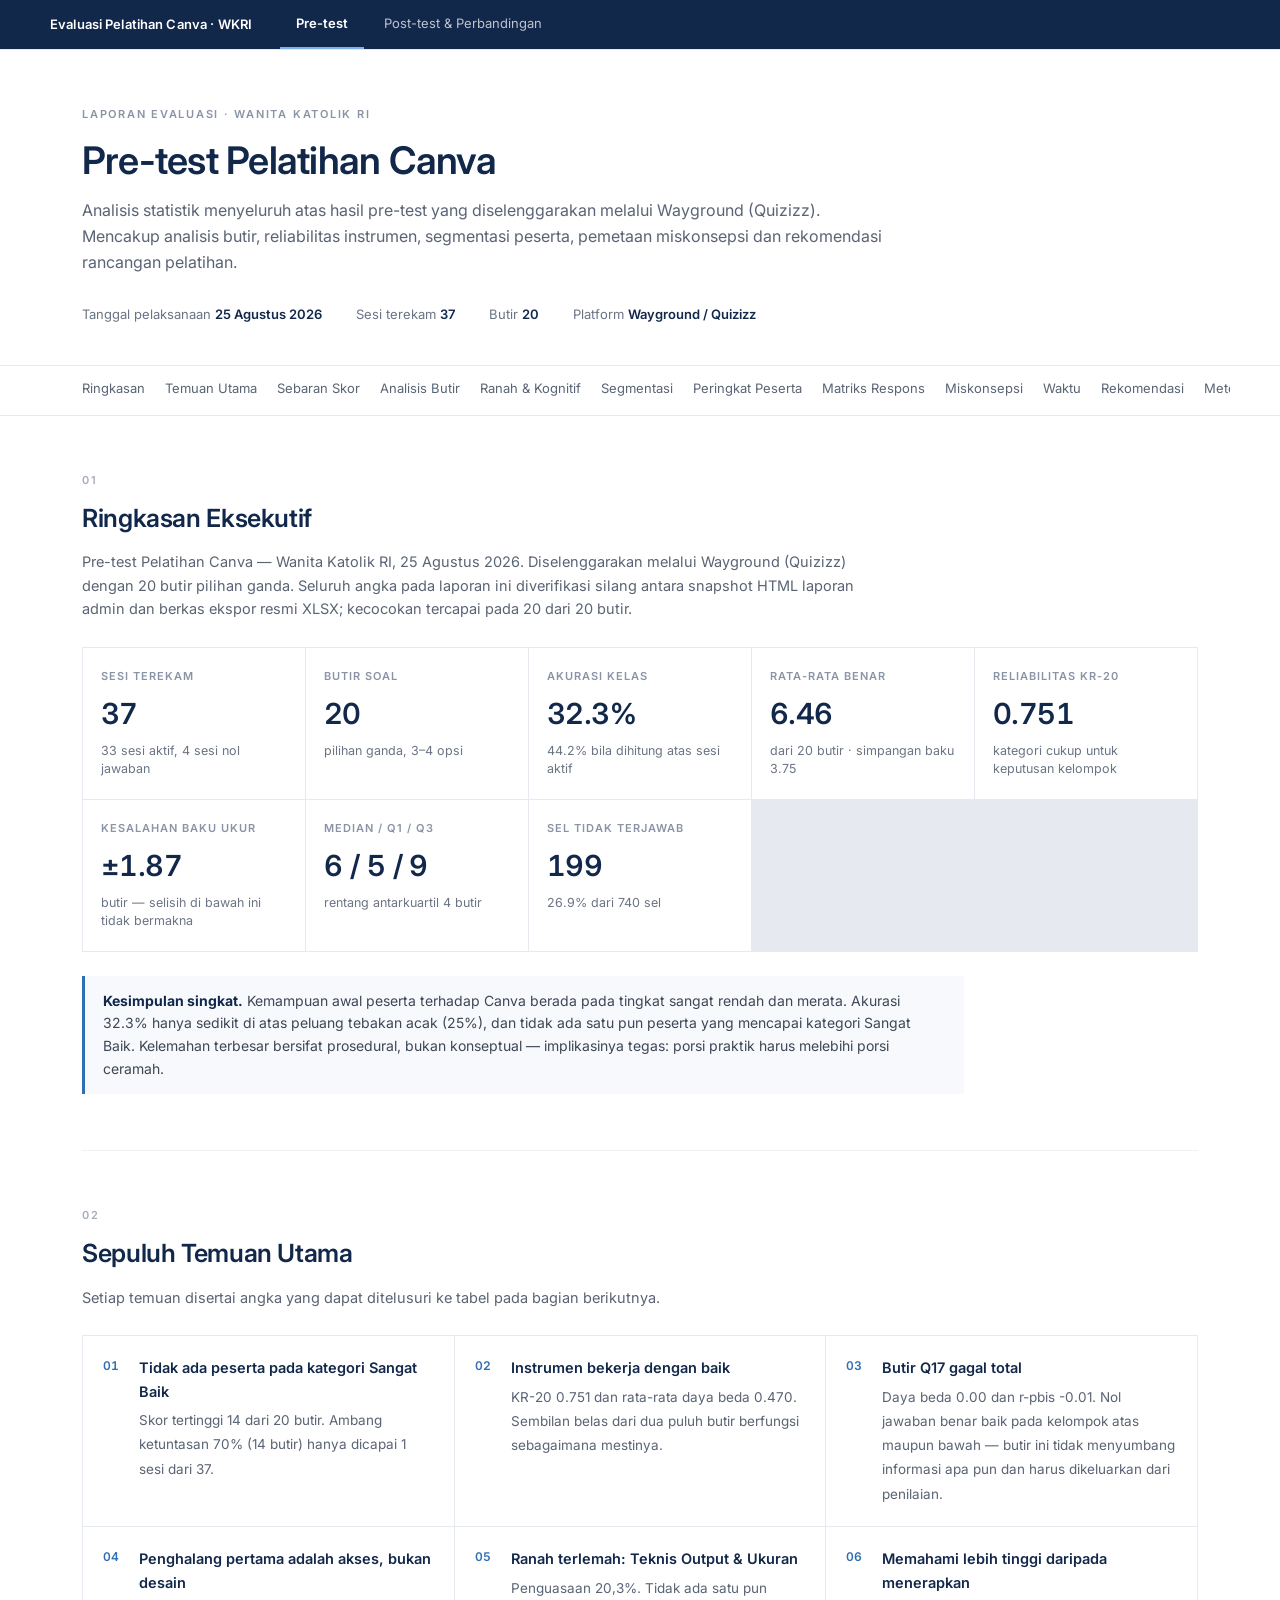
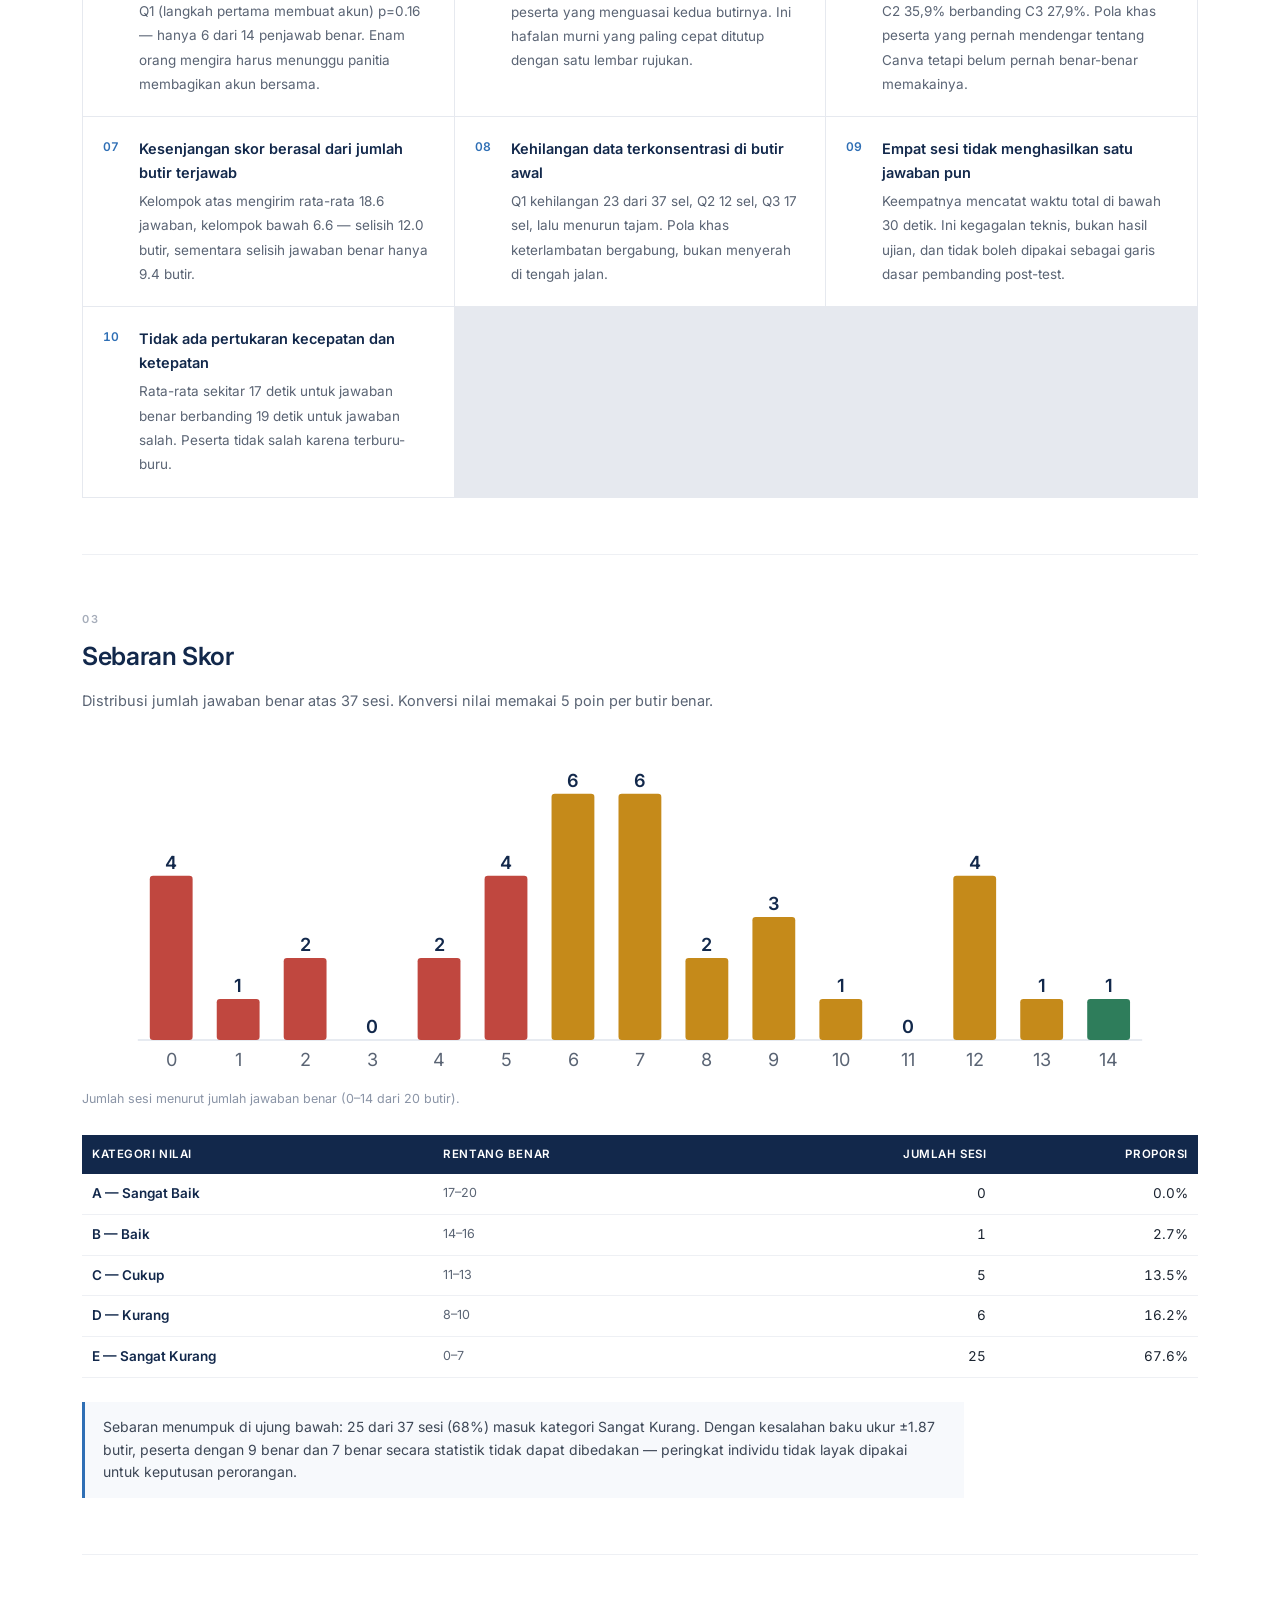
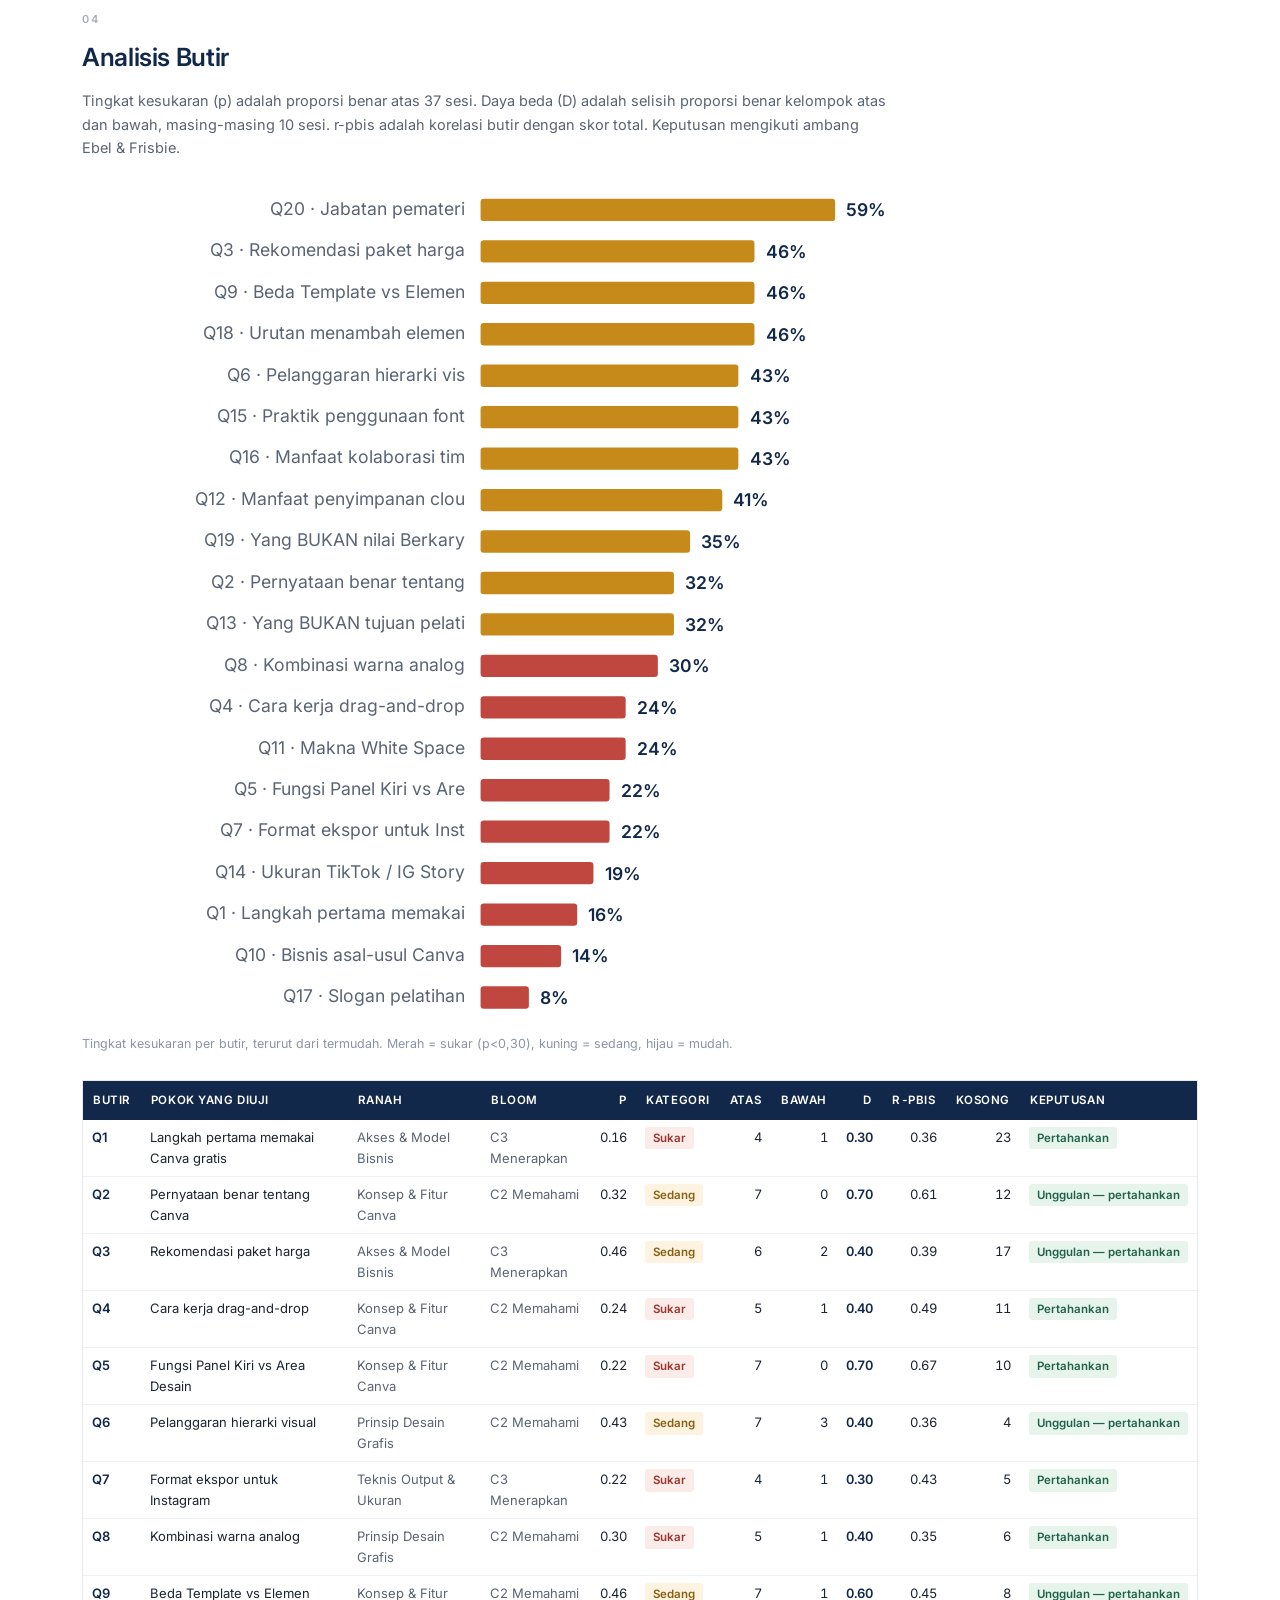
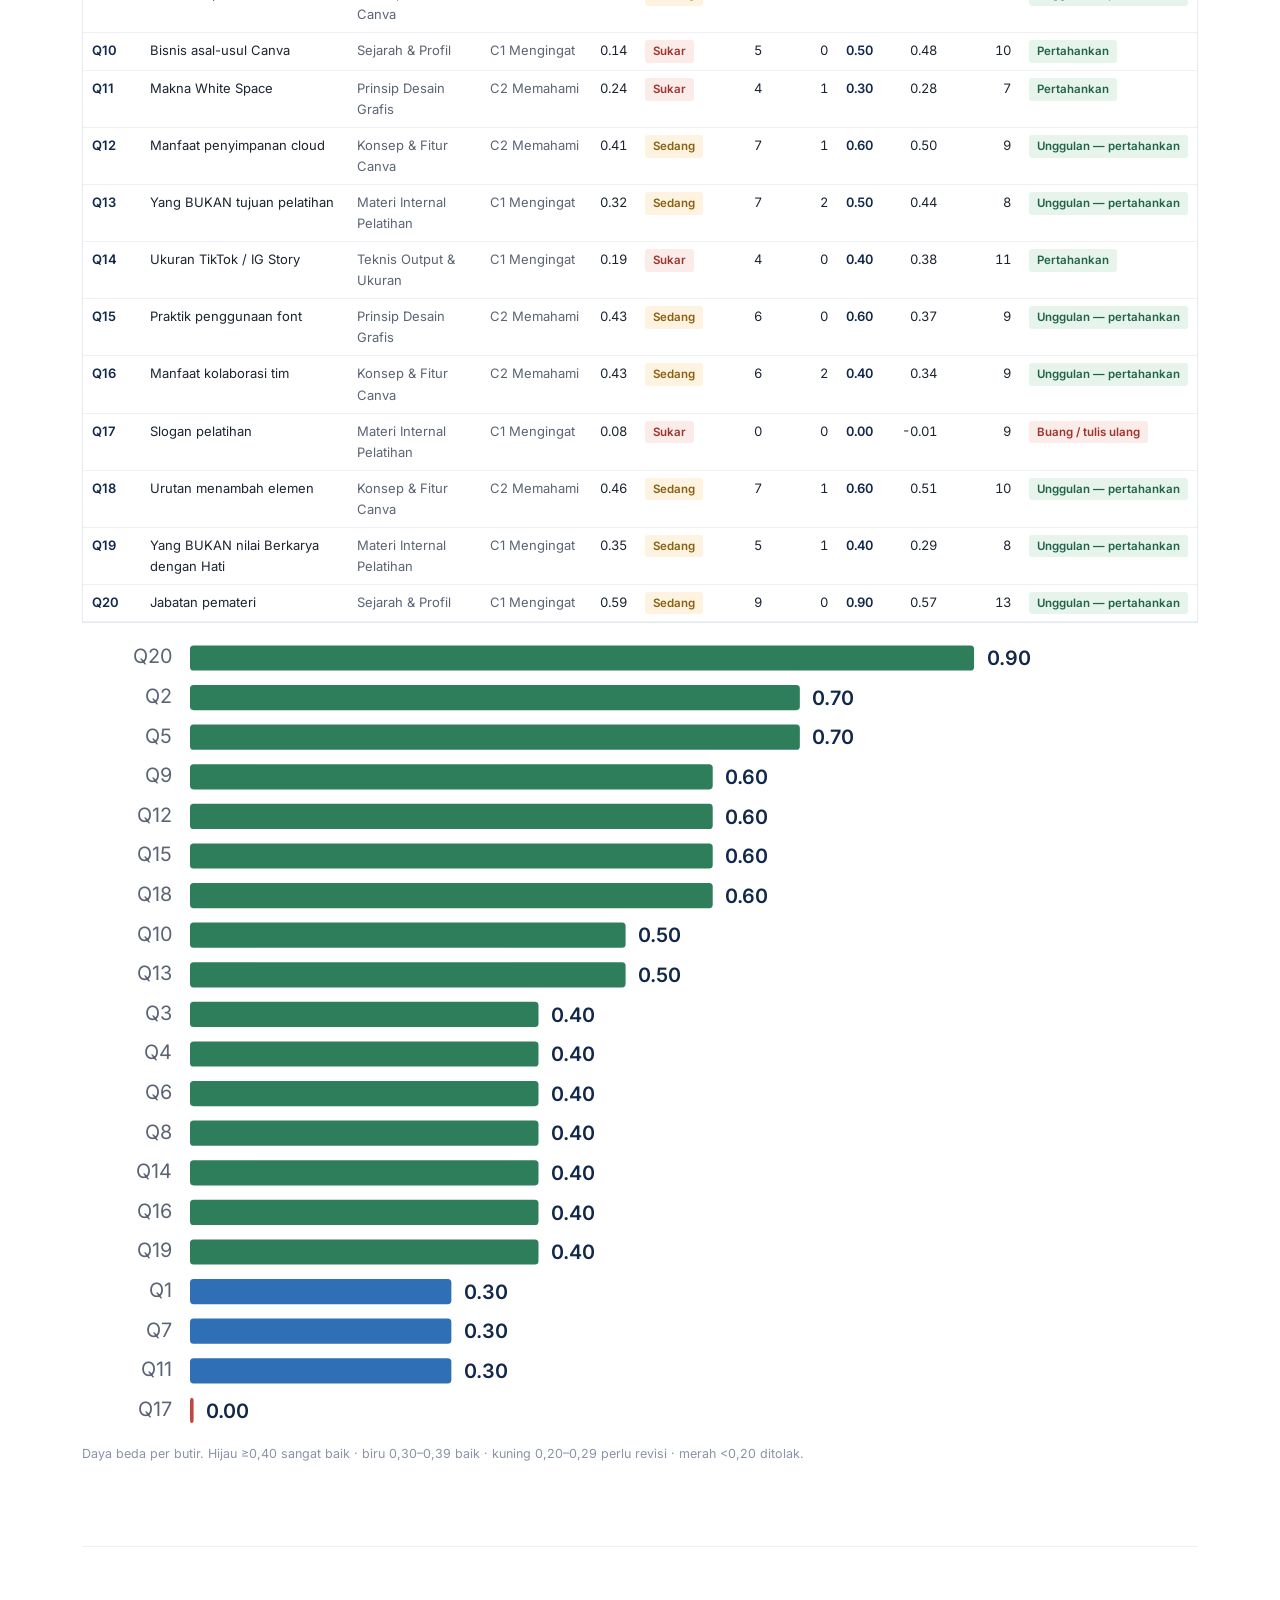
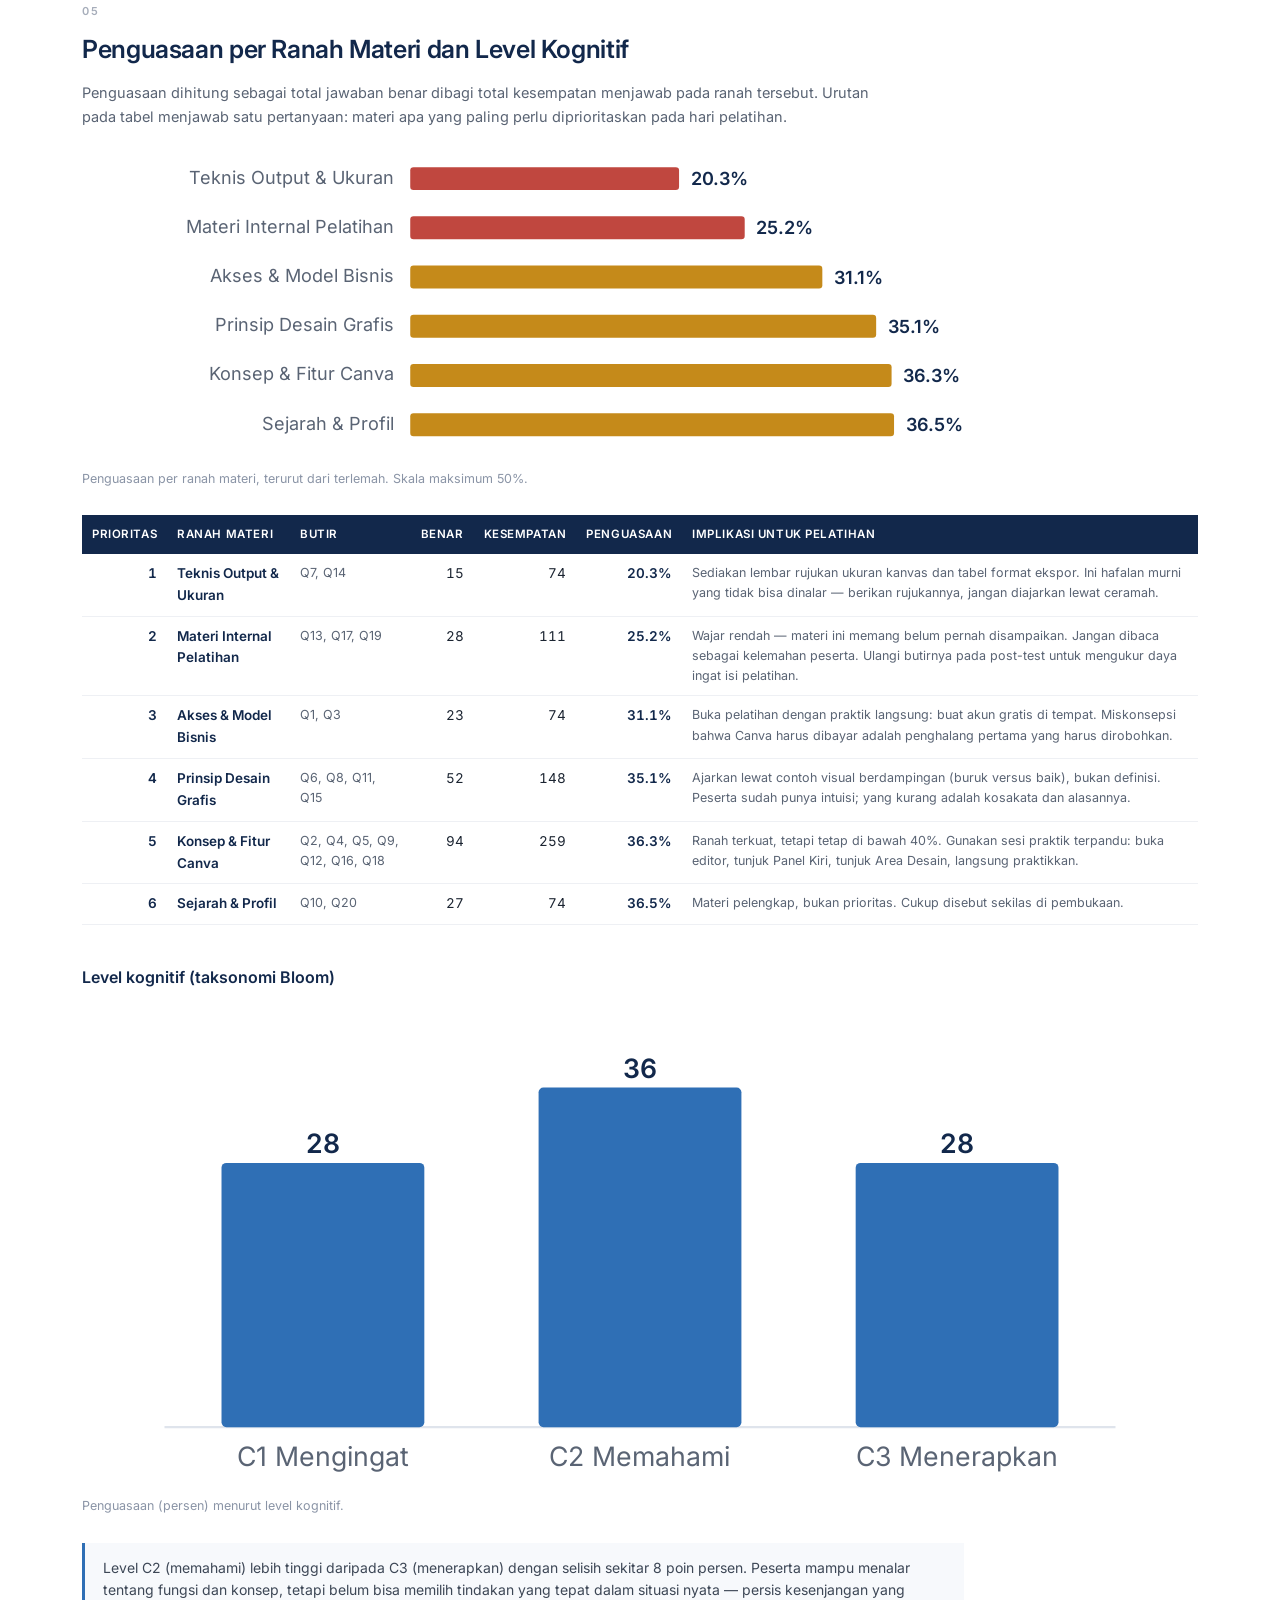
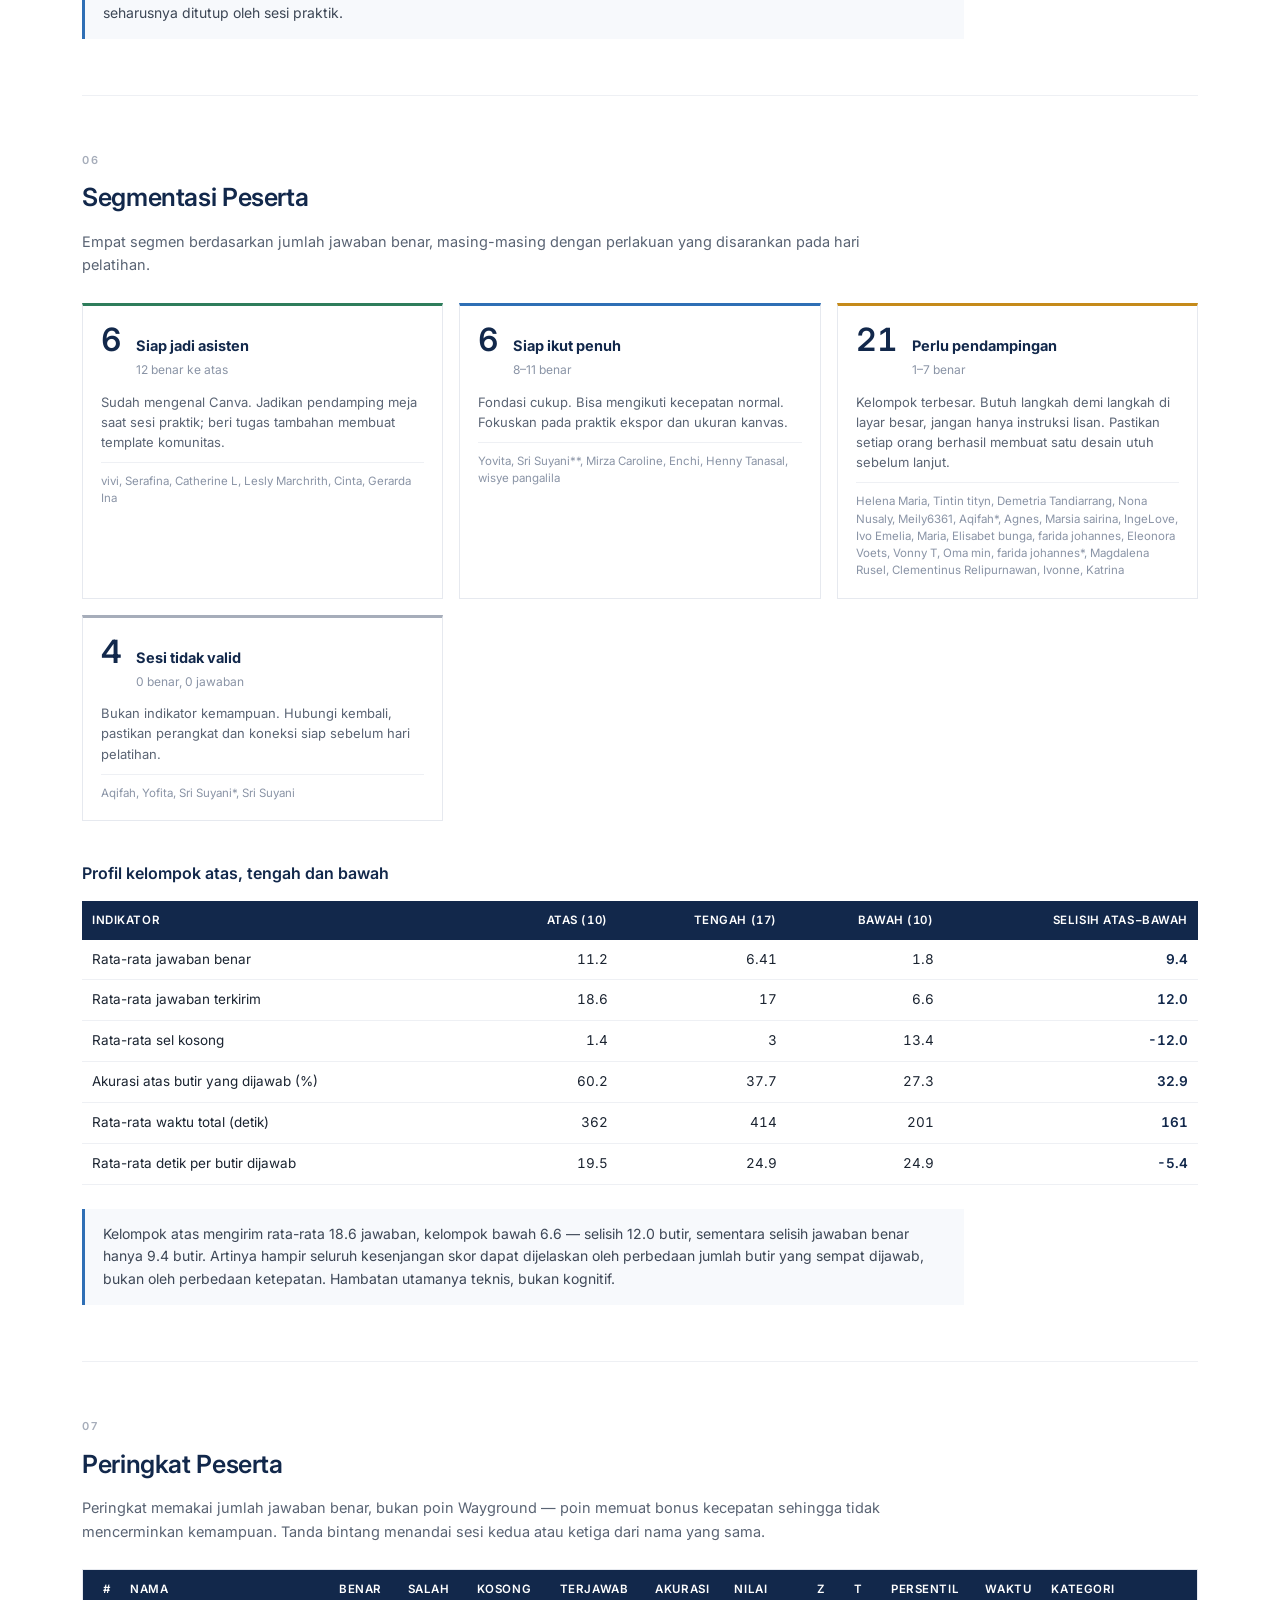
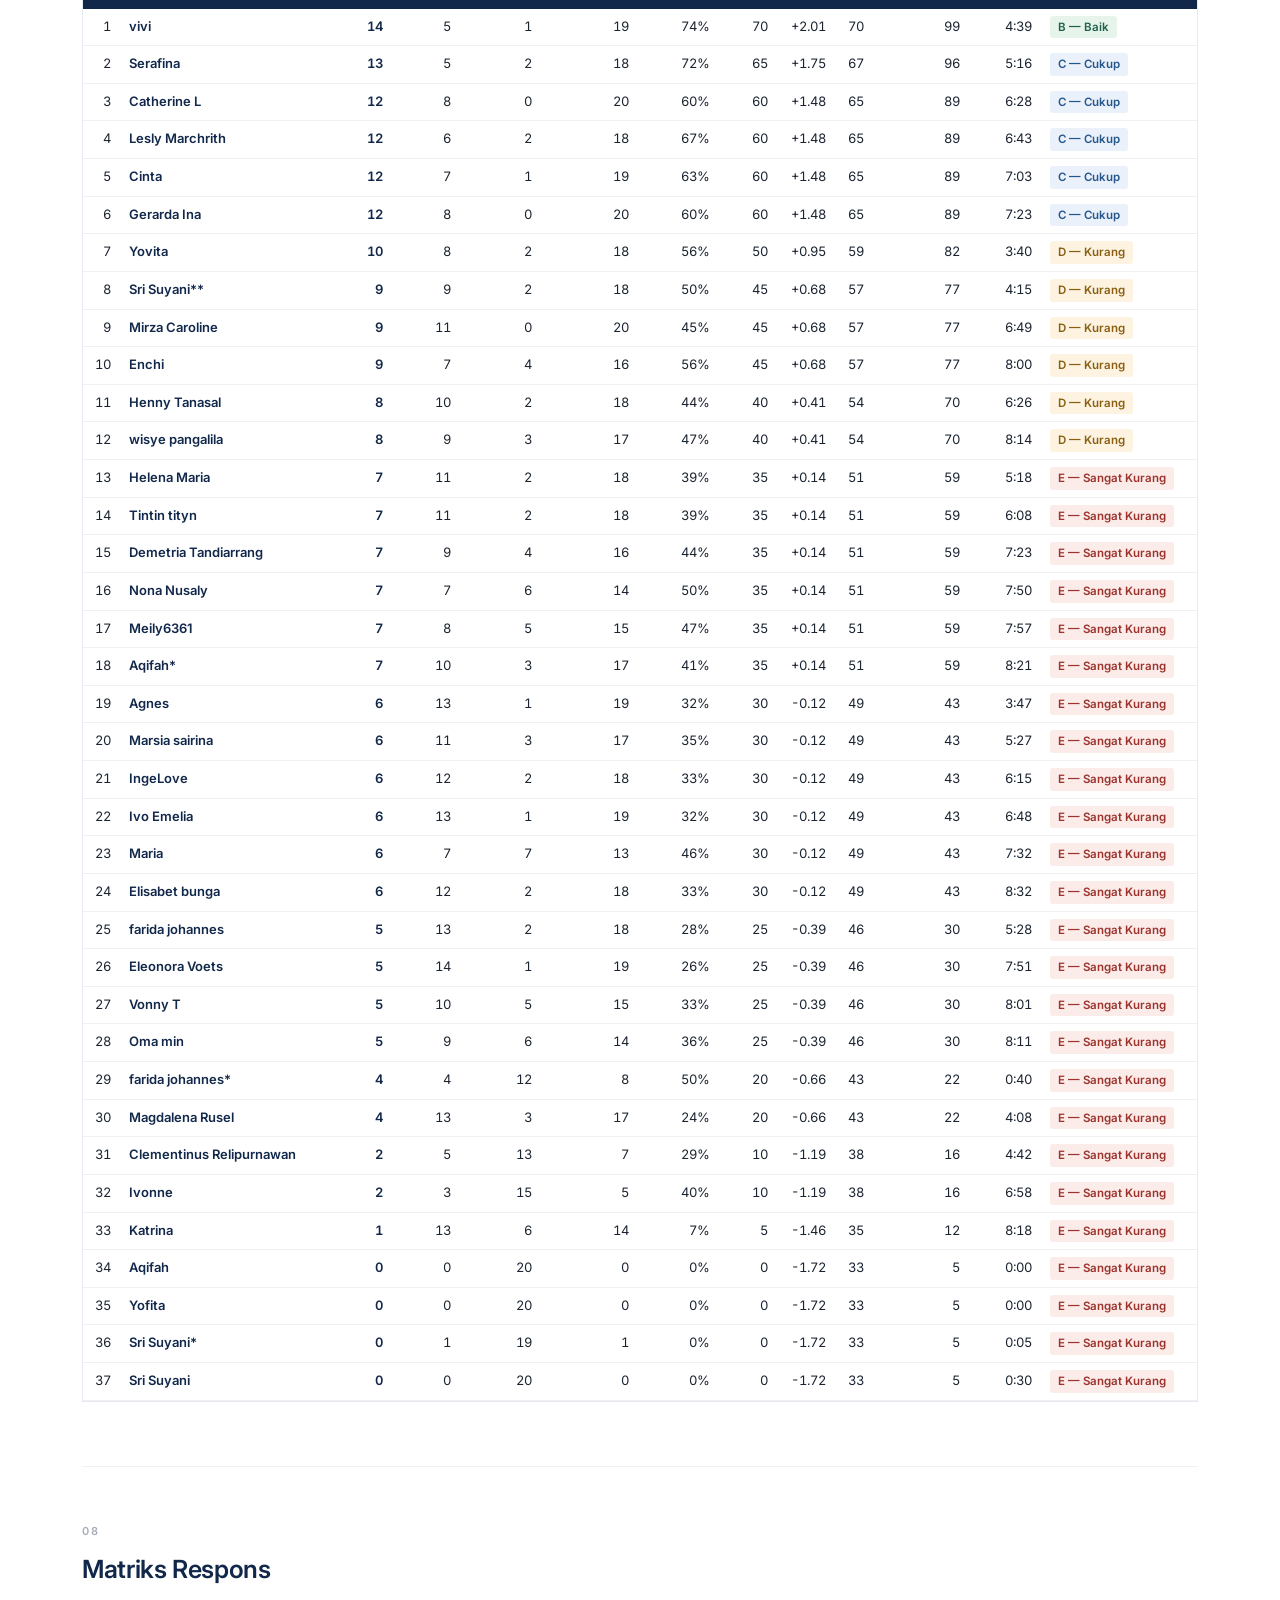
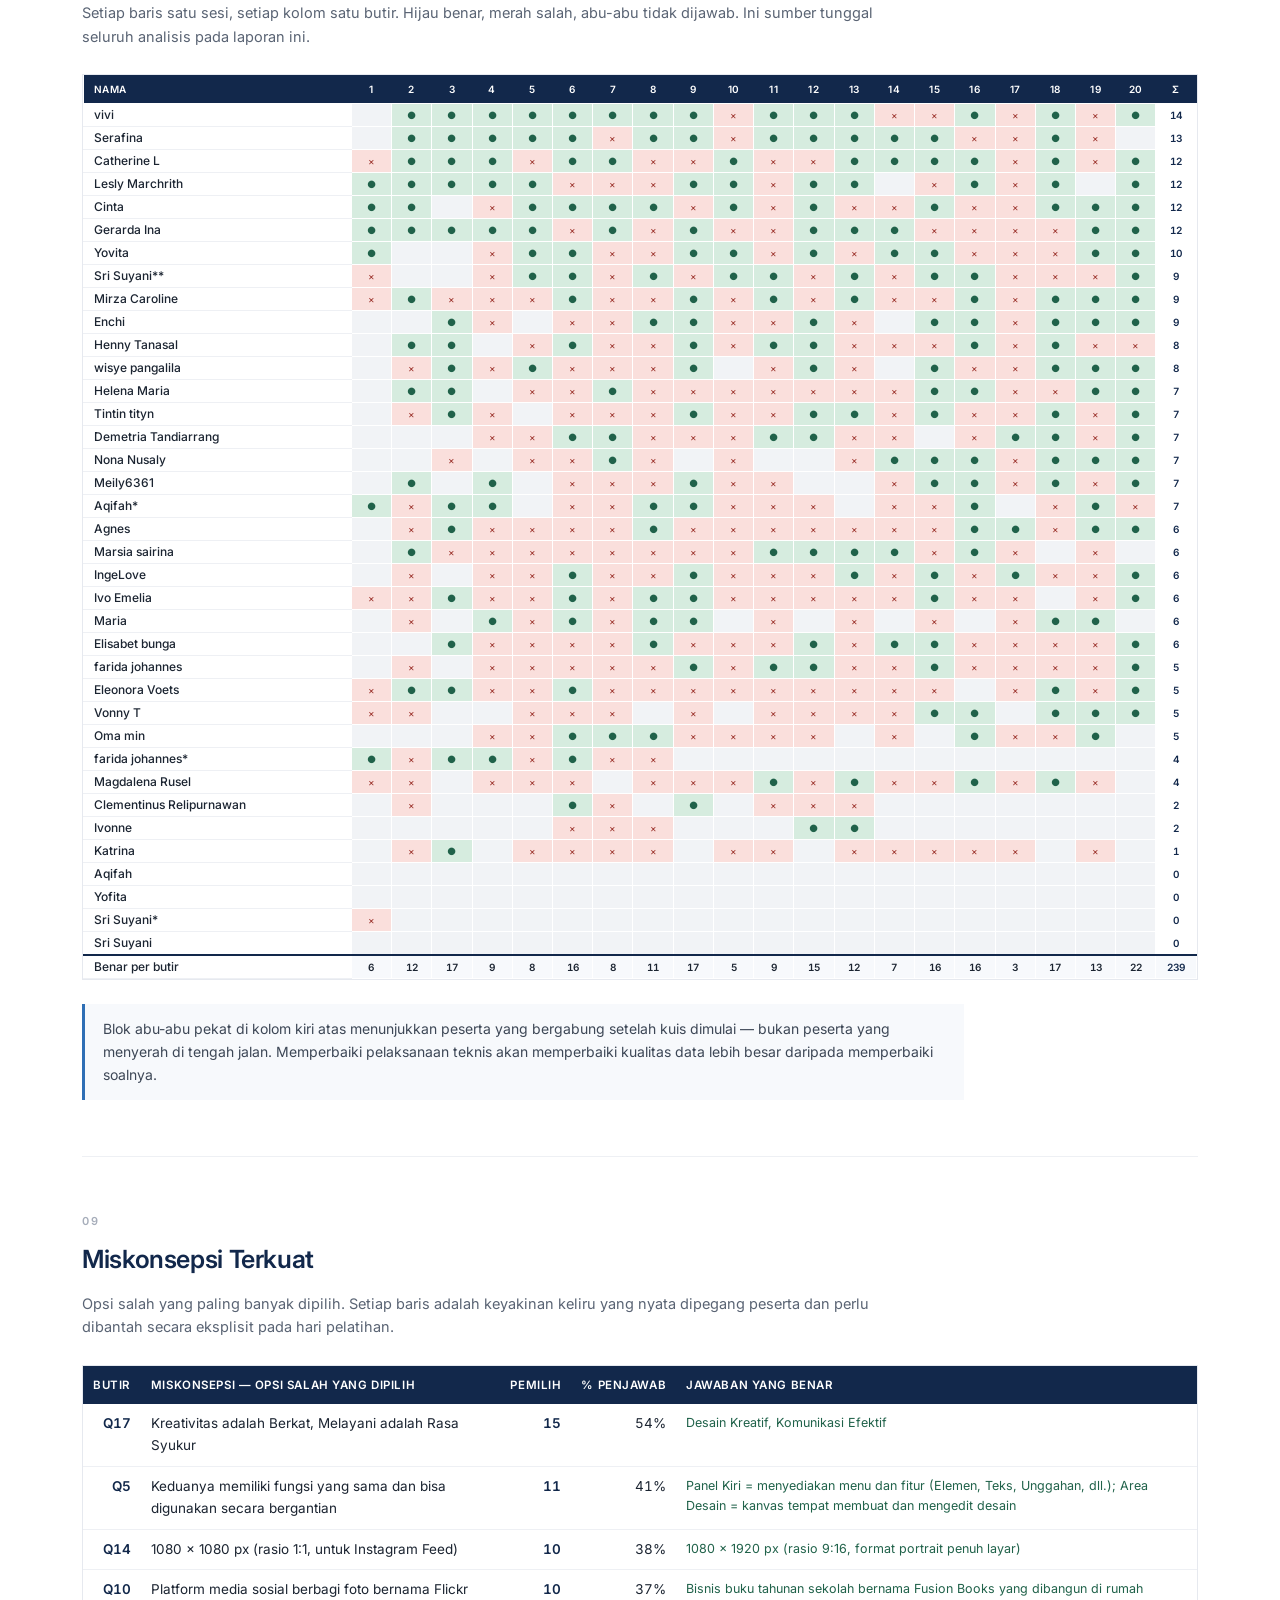
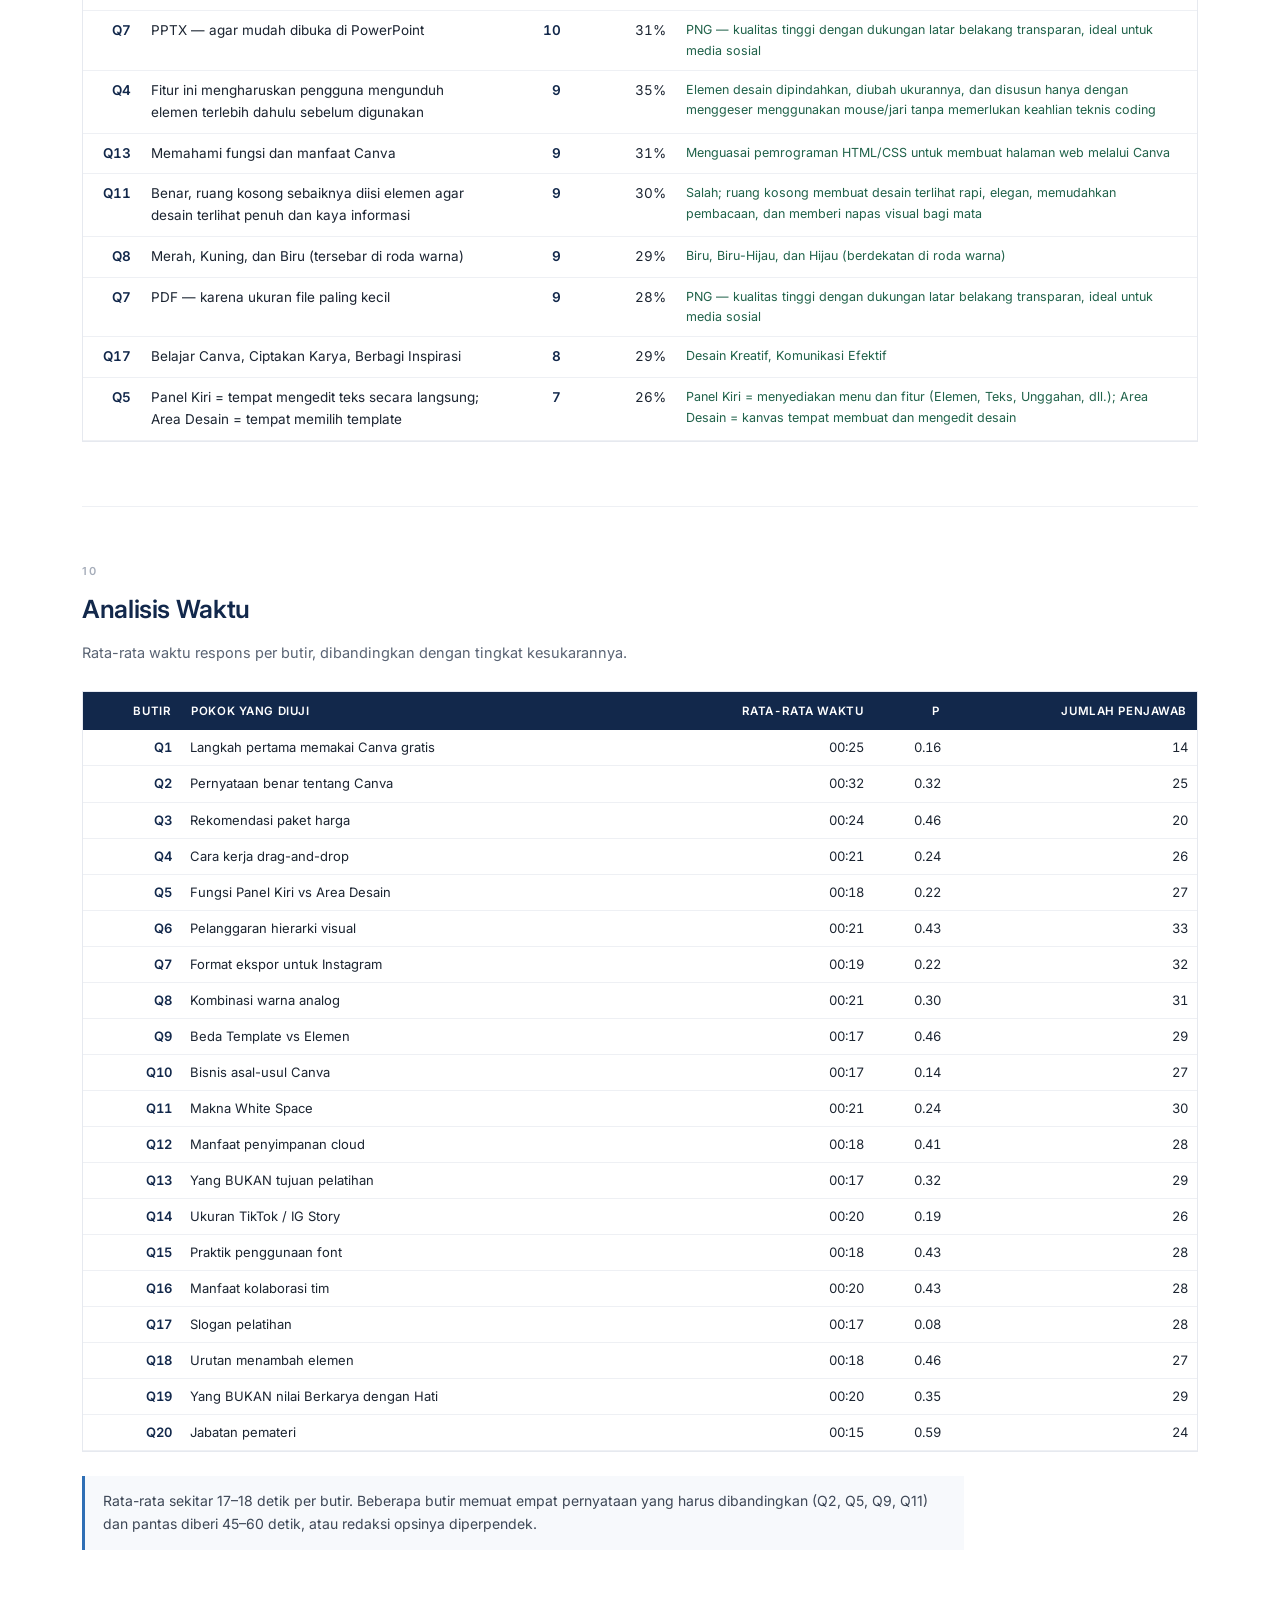
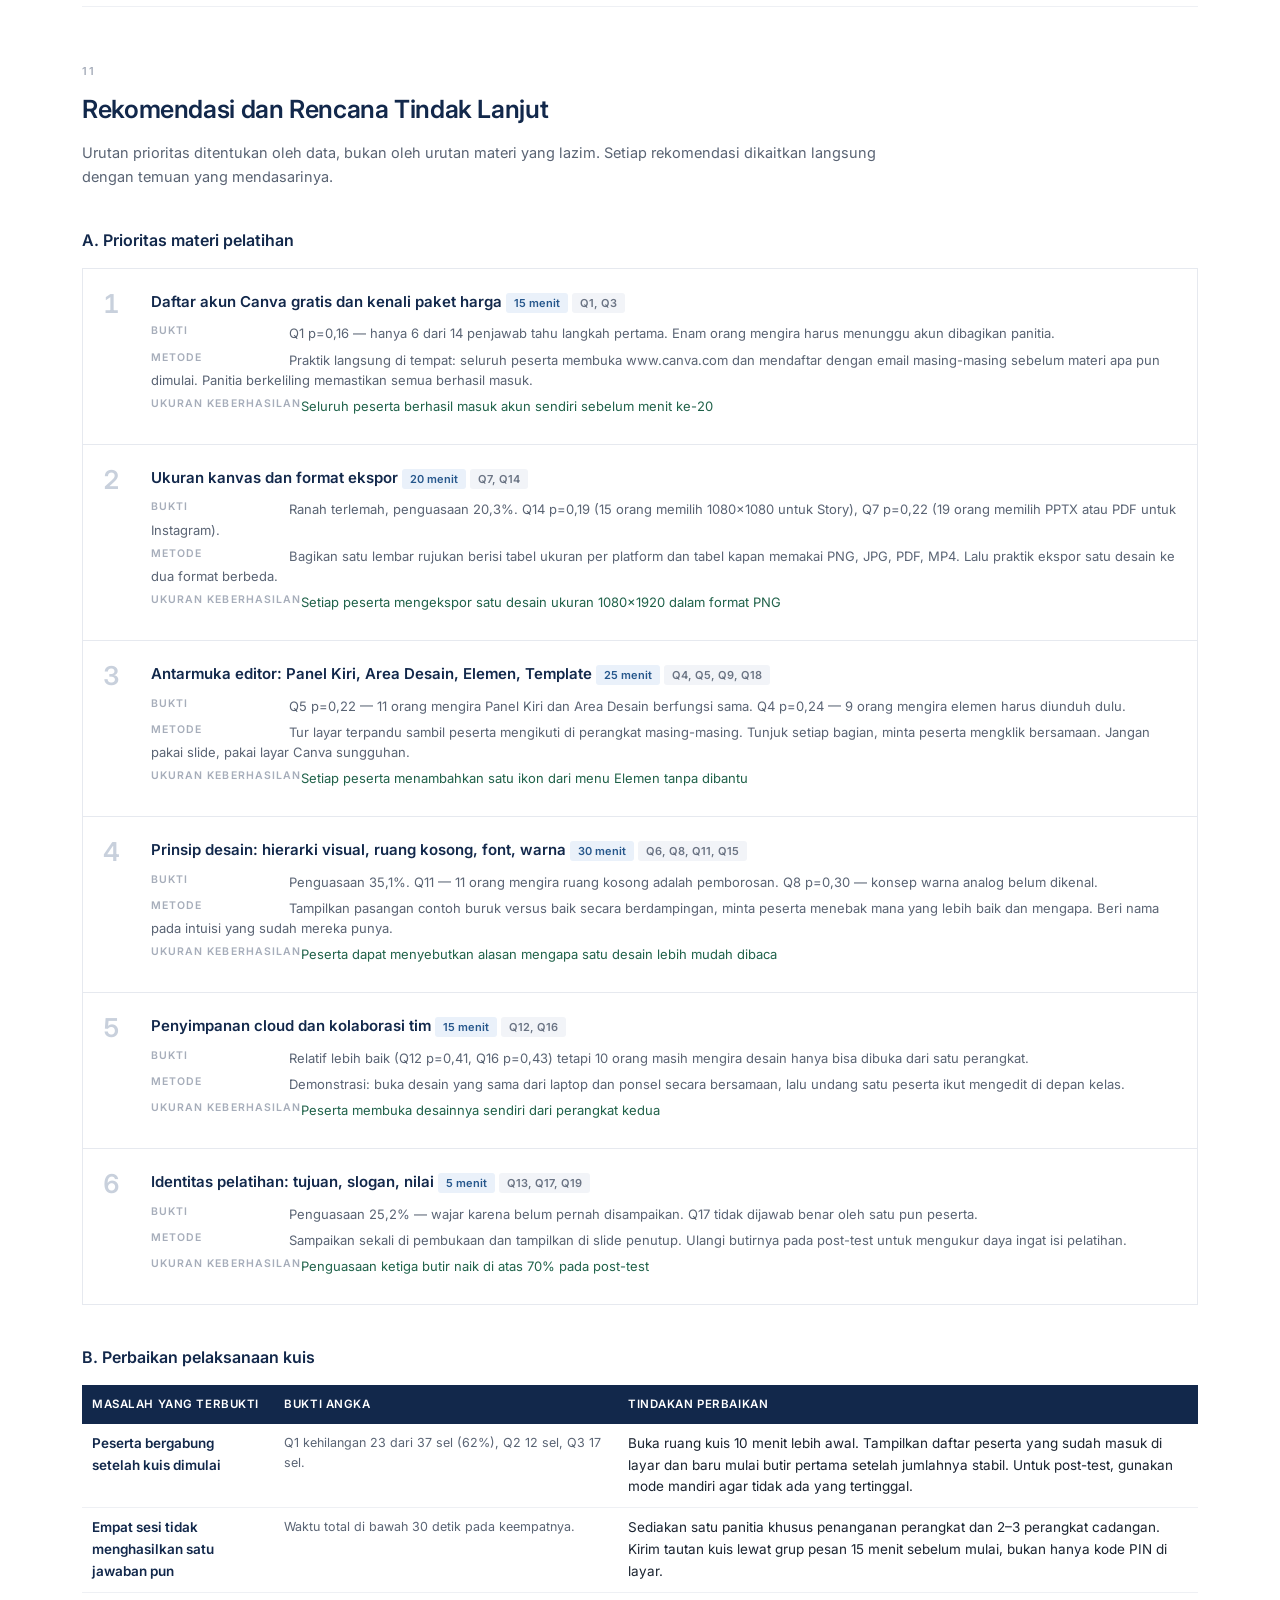
<file: index.html>
<!doctype html>
<html lang="id"><head>
<meta charset="utf-8">
<meta name="viewport" content="width=device-width,initial-scale=1">
<title>Laporan Evaluasi Pre-test Pelatihan Canva &mdash; 25 Agustus 2026</title>
<meta name="description" content="Analisis statistik lengkap hasil pre-test pelatihan Canva: 37 sesi, 20 butir, reliabilitas KR-20 0,751. Analisis butir, segmentasi peserta, pemetaan miskonsepsi dan rekomendasi.">
<link rel="preconnect" href="https://fonts.googleapis.com"><link rel="preconnect" href="https://fonts.gstatic.com" crossorigin>
<link href="https://fonts.googleapis.com/css2?family=Inter:wght@400;500;600&display=swap" rel="stylesheet">
<style>
*{box-sizing:border-box}
html{scroll-behavior:smooth;-webkit-text-size-adjust:100%}
body{margin:0;background:#fff;color:#1b2431;font:15px/1.62 'Inter',-apple-system,BlinkMacSystemFont,'Segoe UI',Roboto,Arial,sans-serif}
.wrap{max-width:1180px;margin:0 auto;padding:0 32px}
header.top{border-bottom:1px solid #e6e9ef;padding:56px 0 40px}
.eyebrow{font-size:11px;letter-spacing:.16em;text-transform:uppercase;color:#8a94a6;font-weight:600;margin:0 0 14px}
h1{font-size:38px;line-height:1.16;letter-spacing:-.02em;margin:0 0 16px;font-weight:600;color:#12284b;max-width:22ch}
.sub{font-size:16px;color:#5a6474;margin:0;max-width:80ch}
.meta{display:flex;flex-wrap:wrap;gap:8px 34px;margin-top:28px;font-size:13px;color:#6b7484}
.meta b{color:#12284b;font-weight:600}
nav.toc{position:sticky;top:0;z-index:20;background:rgba(255,255,255,.95);backdrop-filter:blur(8px);border-bottom:1px solid #e6e9ef}
nav.toc .wrap{display:flex;gap:20px;overflow-x:auto;padding-top:12px;padding-bottom:12px;scrollbar-width:none}
nav.toc .wrap::-webkit-scrollbar{display:none}
nav.toc a{color:#5a6474;text-decoration:none;font-size:13px;white-space:nowrap;padding-bottom:2px;border-bottom:2px solid transparent}
nav.toc a:hover{color:#12284b;border-color:#2f6fb5}
section{padding:56px 0;border-bottom:1px solid #eef0f4}
section:last-of-type{border:none}
.secno{font-size:11px;letter-spacing:.16em;color:#a6adba;font-weight:600;margin-bottom:8px}
h2{font-size:25px;letter-spacing:-.015em;margin:0 0 12px;font-weight:600;color:#12284b}
h3{font-size:16px;margin:40px 0 14px;font-weight:600;color:#12284b}
h4{font-size:15px;margin:0 0 10px;font-weight:600;color:#12284b;line-height:1.5}
.lead{color:#5a6474;margin:0 0 26px;max-width:90ch;font-size:14.5px}
.note{background:#f7f9fc;border-left:3px solid #2f6fb5;padding:14px 18px;margin:24px 0 0;font-size:14px;color:#3d4756;max-width:98ch}
.note strong{color:#12284b}
.cap{font-size:12.5px;color:#8a94a6;margin:6px 0 26px}
.kpis{display:grid;grid-template-columns:repeat(auto-fit,minmax(215px,1fr));gap:1px;background:#e6e9ef;border:1px solid #e6e9ef}
.kpi{background:#fff;padding:20px 18px}
.kl{font-size:11px;letter-spacing:.09em;text-transform:uppercase;color:#8a94a6;font-weight:600}
.kv{font-size:29px;font-weight:600;color:#12284b;letter-spacing:-.02em;margin:6px 0 4px;font-variant-numeric:tabular-nums}
.ks{font-size:12.5px;color:#6b7484;line-height:1.45}
ol.findings{counter-reset:f;list-style:none;padding:0;margin:0;display:grid;grid-template-columns:repeat(auto-fit,minmax(330px,1fr));gap:1px;background:#e6e9ef;border:1px solid #e6e9ef}
ol.findings li{counter-increment:f;background:#fff;padding:20px 20px 20px 56px;position:relative}
ol.findings li:before{content:counter(f,decimal-leading-zero);position:absolute;left:20px;top:20px;font-size:12px;font-weight:600;color:#2f6fb5;font-variant-numeric:tabular-nums}
ol.findings strong{display:block;color:#12284b;font-weight:600;margin-bottom:5px;font-size:14.5px}
ol.findings span{font-size:13.5px;color:#5a6474;line-height:1.55}
table{width:100%;border-collapse:collapse;font-size:13.5px;margin:0 0 8px}
thead th{background:#12284b;color:#fff;font-weight:600;font-size:11.5px;letter-spacing:.05em;text-transform:uppercase;padding:10px;text-align:left;vertical-align:bottom}
td{padding:9px 10px;border-bottom:1px solid #eef0f4;vertical-align:top}
tbody tr:hover td{background:#f7f9fc}
tfoot td{padding:9px 10px;border-top:2px solid #12284b;font-weight:600;background:#f7f9fc}
.n{text-align:right;font-variant-numeric:tabular-nums;white-space:nowrap}
th.n{text-align:right}
.b{font-weight:600;color:#12284b}
.s{font-size:12.5px;color:#5a6474}
.mono{font-family:ui-monospace,'SF Mono',Consolas,monospace;font-size:12.5px}
table.dense td{padding:7px 9px;font-size:13px}
.scroll{overflow-x:auto;border:1px solid #e6e9ef;margin-bottom:8px}
.scroll table{margin:0}
.tag{display:inline-block;padding:2px 8px;border-radius:3px;font-size:11.5px;font-weight:600;white-space:nowrap}
.tag.good{background:#e6f4ec;color:#20624a}.tag.ok{background:#eaf1fa;color:#26578c}
.tag.warn{background:#fdf3e0;color:#8a5f11}.tag.bad{background:#fbebe9;color:#9c332c}
.ok2{color:#20624a}
.chart{width:100%;height:auto;display:block;margin:8px 0 0}
.cl{font-size:11px;fill:#5a6474}.cv{font-size:11px;fill:#12284b;font-weight:600}
.segs{display:grid;grid-template-columns:repeat(auto-fit,minmax(270px,1fr));gap:16px}
.seg{border:1px solid #e6e9ef;border-top:3px solid #2f6fb5;padding:18px}
.seg.good{border-top-color:#2e7d5b}.seg.ok{border-top-color:#2f6fb5}
.seg.warn{border-top-color:#c58a1a}.seg.mut{border-top-color:#a6adba}
.segh{display:flex;gap:14px;align-items:baseline;margin-bottom:10px}
.segn{font-size:32px;font-weight:600;color:#12284b;line-height:1;font-variant-numeric:tabular-nums}
.segh strong{display:block;font-size:14.5px;color:#12284b}
.segh em{font-style:normal;font-size:12px;color:#8a94a6}
.segp{font-size:13px;color:#5a6474;margin:0 0 10px;line-height:1.55}
.segw{font-size:11.5px;color:#8a94a6;margin:0;padding-top:10px;border-top:1px solid #eef0f4;line-height:1.5}
.prios{display:grid;gap:1px;background:#e6e9ef;border:1px solid #e6e9ef}
.prio{background:#fff;display:flex;gap:18px;padding:22px 20px}
.pn{font-size:26px;font-weight:600;color:#c8d0dc;line-height:1;min-width:30px;font-variant-numeric:tabular-nums}
.pb{flex:1;min-width:0}
.pill{display:inline-block;background:#eaf1fa;color:#26578c;font-size:11px;font-weight:600;padding:2px 8px;border-radius:3px;vertical-align:middle}
.pill.light{background:#f2f4f8;color:#6b7484}
.pev,.pme,.puk{margin:0 0 6px;font-size:13px;color:#5a6474;line-height:1.55}
.pev span,.pme span,.puk span{display:inline-block;min-width:138px;font-size:10.5px;letter-spacing:.1em;text-transform:uppercase;color:#a6adba;font-weight:600;vertical-align:top}
.puk{color:#20624a}
ul.ul{margin:0;padding-left:20px;max-width:98ch}
ul.ul li{margin-bottom:10px;font-size:14px;color:#3d4756;line-height:1.62}
ul.ul strong{color:#12284b}
.warnul li{color:#5a6474}
table.mx{font-size:11px;border-collapse:collapse}
table.mx th{padding:6px 4px;text-align:center;font-size:10px}
table.mx th.nm{text-align:left;min-width:158px;padding-left:10px}
table.mx td{padding:0;text-align:center;width:26px;height:22px;border:1px solid #fff;font-size:10px;line-height:22px}
table.mx td.nm{text-align:left;padding:0 10px;font-size:12px;white-space:nowrap;background:#fff;font-weight:500;border-bottom:1px solid #eef0f4}
td.cC{background:#d6ecdf;color:#20624a}
td.cX{background:#fadfdc;color:#9c332c}
td.cz{background:#f1f3f6}
table.mx tfoot td{border-top:2px solid #12284b}
.dl{display:flex;align-items:center;gap:18px;border:1px solid #e6e9ef;padding:20px 22px;text-decoration:none;max-width:620px;transition:border-color .15s,background .15s}
.dl:hover{border-color:#2f6fb5;background:#f7f9fc}
.dlx{background:#12284b;color:#fff;font-size:11px;font-weight:600;letter-spacing:.08em;padding:9px 12px;border-radius:3px}
.dlt strong{display:block;color:#12284b;font-size:14.5px;font-weight:600}
.dlt em{font-style:normal;font-size:12.5px;color:#8a94a6}
footer{padding:36px 0 64px;font-size:12.5px;color:#8a94a6;line-height:1.75}
footer b{color:#5a6474;font-weight:600}
@media(max-width:720px){
 .wrap{padding:0 18px}h1{font-size:27px}h2{font-size:21px}
 section{padding:40px 0}
 .prio{flex-direction:column;gap:8px}
 .pev span,.pme span,.puk span{display:block;min-width:0;margin-bottom:2px}
}
@media print{nav.toc{display:none}section{break-inside:avoid;padding:24px 0}}

.warnbox{border-left-color:#c58a1a;background:#fdfaf3}
.twocol{display:grid;grid-template-columns:repeat(auto-fit,minmax(320px,1fr));gap:28px;align-items:start}
ol.ol{margin:0;padding-left:20px;max-width:98ch;counter-reset:none}
ol.ol li{margin-bottom:10px;font-size:14px;color:#3d4756;line-height:1.62}
ol.ol strong{color:#12284b}
.sitenav{border-bottom:1px solid #e6e9ef;background:#12284b}
.sitenav .wrap{display:flex;gap:4px;align-items:center;padding:0}
.sitenav a{color:rgba(255,255,255,.72);text-decoration:none;font-size:13px;padding:13px 16px;border-bottom:2px solid transparent}
.sitenav a:hover{color:#fff}
.sitenav a.on{color:#fff;border-bottom-color:#7fb0e8;font-weight:600}
.sitenav .brand{color:#fff;font-weight:600;font-size:13px;padding:13px 16px 13px 0;margin-right:8px;letter-spacing:.01em}
.dl+.dl{margin-top:12px}

</style>
</head><body>
<nav class="sitenav"><div class="wrap"><span class="brand">Evaluasi Pelatihan Canva &middot; WKRI</span><a href="./" class="on">Pre-test</a><a href="post-test.html">Post-test &amp; Perbandingan</a></div></nav>
<header class="top"><div class="wrap">
<p class="eyebrow">Laporan Evaluasi &middot; Wanita Katolik RI</p>
<h1>Pre-test Pelatihan Canva</h1>
<p class="sub">Analisis statistik menyeluruh atas hasil pre-test yang diselenggarakan melalui Wayground (Quizizz). Mencakup analisis butir, reliabilitas instrumen, segmentasi peserta, pemetaan miskonsepsi dan rekomendasi rancangan pelatihan.</p>
<div class="meta"><span>Tanggal pelaksanaan <b>25 Agustus 2026</b></span><span>Sesi terekam <b>37</b></span><span>Butir <b>20</b></span><span>Platform <b>Wayground / Quizizz</b></span></div>
</div></header>
<nav class="toc"><div class="wrap"><a href="#ringkasan">Ringkasan</a><a href="#temuan">Temuan Utama</a><a href="#sebaran">Sebaran Skor</a><a href="#butir">Analisis Butir</a><a href="#ranah">Ranah &amp; Kognitif</a><a href="#segmen">Segmentasi</a><a href="#peserta">Peringkat Peserta</a><a href="#matriks">Matriks Respons</a><a href="#miskonsepsi">Miskonsepsi</a><a href="#waktu">Waktu</a><a href="#rekomendasi">Rekomendasi</a><a href="#metode">Metodologi</a><a href="#unduh">Unduh</a></div></nav>
<main class="wrap"><section id="ringkasan"><div class="secno">01</div><h2>Ringkasan Eksekutif</h2><p class="lead">Pre-test Pelatihan Canva — Wanita Katolik RI, 25 Agustus 2026. Diselenggarakan melalui Wayground (Quizizz) dengan 20 butir pilihan ganda. Seluruh angka pada laporan ini diverifikasi silang antara snapshot HTML laporan admin dan berkas ekspor resmi XLSX; kecocokan tercapai pada 20 dari 20 butir.</p><div class="kpis"><div class="kpi"><div class="kl">Sesi terekam</div><div class="kv">37</div><div class="ks">33 sesi aktif, 4 sesi nol jawaban</div></div><div class="kpi"><div class="kl">Butir soal</div><div class="kv">20</div><div class="ks">pilihan ganda, 3–4 opsi</div></div><div class="kpi"><div class="kl">Akurasi kelas</div><div class="kv">32.3%</div><div class="ks">44.2% bila dihitung atas sesi aktif</div></div><div class="kpi"><div class="kl">Rata-rata benar</div><div class="kv">6.46</div><div class="ks">dari 20 butir · simpangan baku 3.75</div></div><div class="kpi"><div class="kl">Reliabilitas KR-20</div><div class="kv">0.751</div><div class="ks">kategori cukup untuk keputusan kelompok</div></div><div class="kpi"><div class="kl">Kesalahan baku ukur</div><div class="kv">±1.87</div><div class="ks">butir — selisih di bawah ini tidak bermakna</div></div><div class="kpi"><div class="kl">Median / Q1 / Q3</div><div class="kv">6 / 5 / 9</div><div class="ks">rentang antarkuartil 4 butir</div></div><div class="kpi"><div class="kl">Sel tidak terjawab</div><div class="kv">199</div><div class="ks">26.9% dari 740 sel</div></div></div><p class="note"><strong>Kesimpulan singkat.</strong> Kemampuan awal peserta terhadap Canva berada pada tingkat sangat rendah dan merata. Akurasi 32.3% hanya sedikit di atas peluang tebakan acak (25%), dan tidak ada satu pun peserta yang mencapai kategori Sangat Baik. Kelemahan terbesar bersifat prosedural, bukan konseptual — implikasinya tegas: porsi praktik harus melebihi porsi ceramah.</p></section><section id="temuan"><div class="secno">02</div><h2>Sepuluh Temuan Utama</h2><p class="lead">Setiap temuan disertai angka yang dapat ditelusuri ke tabel pada bagian berikutnya.</p><ol class="findings"><li><strong>Tidak ada peserta pada kategori Sangat Baik</strong><span>Skor tertinggi 14 dari 20 butir. Ambang ketuntasan 70% (14 butir) hanya dicapai 1 sesi dari 37.</span></li><li><strong>Instrumen bekerja dengan baik</strong><span>KR-20 0.751 dan rata-rata daya beda 0.470. Sembilan belas dari dua puluh butir berfungsi sebagaimana mestinya.</span></li><li><strong>Butir Q17 gagal total</strong><span>Daya beda 0.00 dan r-pbis -0.01. Nol jawaban benar baik pada kelompok atas maupun bawah — butir ini tidak menyumbang informasi apa pun dan harus dikeluarkan dari penilaian.</span></li><li><strong>Penghalang pertama adalah akses, bukan desain</strong><span>Q1 (langkah pertama membuat akun) p=0.16 — hanya 6 dari 14 penjawab benar. Enam orang mengira harus menunggu panitia membagikan akun bersama.</span></li><li><strong>Ranah terlemah: Teknis Output &amp; Ukuran</strong><span>Penguasaan 20,3%. Tidak ada satu pun peserta yang menguasai kedua butirnya. Ini hafalan murni yang paling cepat ditutup dengan satu lembar rujukan.</span></li><li><strong>Memahami lebih tinggi daripada menerapkan</strong><span>C2 35,9% berbanding C3 27,9%. Pola khas peserta yang pernah mendengar tentang Canva tetapi belum pernah benar-benar memakainya.</span></li><li><strong>Kesenjangan skor berasal dari jumlah butir terjawab</strong><span>Kelompok atas mengirim rata-rata 18.6 jawaban, kelompok bawah 6.6 — selisih 12.0 butir, sementara selisih jawaban benar hanya 9.4 butir.</span></li><li><strong>Kehilangan data terkonsentrasi di butir awal</strong><span>Q1 kehilangan 23 dari 37 sel, Q2 12 sel, Q3 17 sel, lalu menurun tajam. Pola khas keterlambatan bergabung, bukan menyerah di tengah jalan.</span></li><li><strong>Empat sesi tidak menghasilkan satu jawaban pun</strong><span>Keempatnya mencatat waktu total di bawah 30 detik. Ini kegagalan teknis, bukan hasil ujian, dan tidak boleh dipakai sebagai garis dasar pembanding post-test.</span></li><li><strong>Tidak ada pertukaran kecepatan dan ketepatan</strong><span>Rata-rata sekitar 17 detik untuk jawaban benar berbanding 19 detik untuk jawaban salah. Peserta tidak salah karena terburu-buru.</span></li></ol></section><section id="sebaran"><div class="secno">03</div><h2>Sebaran Skor</h2><p class="lead">Distribusi jumlah jawaban benar atas 37 sesi. Konversi nilai memakai 5 poin per butir benar.</p><svg class="chart" viewBox="0 0 680 210" role="img"><line x1="34" y1="184" x2="646" y2="184" stroke="#dfe4ec"/><rect x="41.3" y="84.0" width="26.1" height="100.0" rx="2" fill="#c0473f"/><text x="54.4" y="80.0" class="cv" text-anchor="middle">4</text><text x="54.4" y="200" class="cl" text-anchor="middle">0</text><rect x="82.1" y="159.0" width="26.1" height="25.0" rx="2" fill="#c0473f"/><text x="95.2" y="155.0" class="cv" text-anchor="middle">1</text><text x="95.2" y="200" class="cl" text-anchor="middle">1</text><rect x="122.9" y="134.0" width="26.1" height="50.0" rx="2" fill="#c0473f"/><text x="136.0" y="130.0" class="cv" text-anchor="middle">2</text><text x="136.0" y="200" class="cl" text-anchor="middle">2</text><rect x="163.7" y="184.0" width="26.1" height="0.0" rx="2" fill="#c0473f"/><text x="176.8" y="180.0" class="cv" text-anchor="middle">0</text><text x="176.8" y="200" class="cl" text-anchor="middle">3</text><rect x="204.5" y="134.0" width="26.1" height="50.0" rx="2" fill="#c0473f"/><text x="217.6" y="130.0" class="cv" text-anchor="middle">2</text><text x="217.6" y="200" class="cl" text-anchor="middle">4</text><rect x="245.3" y="84.0" width="26.1" height="100.0" rx="2" fill="#c0473f"/><text x="258.4" y="80.0" class="cv" text-anchor="middle">4</text><text x="258.4" y="200" class="cl" text-anchor="middle">5</text><rect x="286.1" y="34.0" width="26.1" height="150.0" rx="2" fill="#c58a1a"/><text x="299.2" y="30.0" class="cv" text-anchor="middle">6</text><text x="299.2" y="200" class="cl" text-anchor="middle">6</text><rect x="326.9" y="34.0" width="26.1" height="150.0" rx="2" fill="#c58a1a"/><text x="340.0" y="30.0" class="cv" text-anchor="middle">6</text><text x="340.0" y="200" class="cl" text-anchor="middle">7</text><rect x="367.7" y="134.0" width="26.1" height="50.0" rx="2" fill="#c58a1a"/><text x="380.8" y="130.0" class="cv" text-anchor="middle">2</text><text x="380.8" y="200" class="cl" text-anchor="middle">8</text><rect x="408.5" y="109.0" width="26.1" height="75.0" rx="2" fill="#c58a1a"/><text x="421.6" y="105.0" class="cv" text-anchor="middle">3</text><text x="421.6" y="200" class="cl" text-anchor="middle">9</text><rect x="449.3" y="159.0" width="26.1" height="25.0" rx="2" fill="#c58a1a"/><text x="462.4" y="155.0" class="cv" text-anchor="middle">1</text><text x="462.4" y="200" class="cl" text-anchor="middle">10</text><rect x="490.1" y="184.0" width="26.1" height="0.0" rx="2" fill="#c58a1a"/><text x="503.2" y="180.0" class="cv" text-anchor="middle">0</text><text x="503.2" y="200" class="cl" text-anchor="middle">11</text><rect x="530.9" y="84.0" width="26.1" height="100.0" rx="2" fill="#c58a1a"/><text x="544.0" y="80.0" class="cv" text-anchor="middle">4</text><text x="544.0" y="200" class="cl" text-anchor="middle">12</text><rect x="571.7" y="159.0" width="26.1" height="25.0" rx="2" fill="#c58a1a"/><text x="584.8" y="155.0" class="cv" text-anchor="middle">1</text><text x="584.8" y="200" class="cl" text-anchor="middle">13</text><rect x="612.5" y="159.0" width="26.1" height="25.0" rx="2" fill="#2e7d5b"/><text x="625.6" y="155.0" class="cv" text-anchor="middle">1</text><text x="625.6" y="200" class="cl" text-anchor="middle">14</text></svg><p class="cap">Jumlah sesi menurut jumlah jawaban benar (0–14 dari 20 butir).</p><table><thead><tr><th>Kategori nilai</th><th>Rentang benar</th><th class="n">Jumlah sesi</th><th class="n">Proporsi</th></tr></thead><tbody><tr><td class="b">A — Sangat Baik</td><td class="s">17–20</td><td class="n">0</td><td class="n">0.0%</td></tr><tr><td class="b">B — Baik</td><td class="s">14–16</td><td class="n">1</td><td class="n">2.7%</td></tr><tr><td class="b">C — Cukup</td><td class="s">11–13</td><td class="n">5</td><td class="n">13.5%</td></tr><tr><td class="b">D — Kurang</td><td class="s">8–10</td><td class="n">6</td><td class="n">16.2%</td></tr><tr><td class="b">E — Sangat Kurang</td><td class="s">0–7</td><td class="n">25</td><td class="n">67.6%</td></tr></tbody></table><p class="note">Sebaran menumpuk di ujung bawah: 25 dari 37 sesi (68%) masuk kategori Sangat Kurang. Dengan kesalahan baku ukur ±1.87 butir, peserta dengan 9 benar dan 7 benar secara statistik tidak dapat dibedakan — peringkat individu tidak layak dipakai untuk keputusan perorangan.</p></section><section id="butir"><div class="secno">04</div><h2>Analisis Butir</h2><p class="lead">Tingkat kesukaran (p) adalah proporsi benar atas 37 sesi. Daya beda (D) adalah selisih proporsi benar kelompok atas dan bawah, masing-masing 10 sesi. r-pbis adalah korelasi butir dengan skor total. Keputusan mengikuti ambang Ebel &amp; Frisbie.</p><svg class="chart" viewBox="0 0 700 528" role="img"><text x="240" y="18" class="cl" text-anchor="end">Q20 · Jabatan pemateri</text><rect x="250" y="8" width="222.4" height="14" rx="2" fill="#c58a1a"/><text x="479.4" y="19" class="cv">59%</text><text x="240" y="44" class="cl" text-anchor="end">Q3 · Rekomendasi paket harga</text><rect x="250" y="34" width="171.8" height="14" rx="2" fill="#c58a1a"/><text x="428.8" y="45" class="cv">46%</text><text x="240" y="70" class="cl" text-anchor="end">Q9 · Beda Template vs Elemen</text><rect x="250" y="60" width="171.8" height="14" rx="2" fill="#c58a1a"/><text x="428.8" y="71" class="cv">46%</text><text x="240" y="96" class="cl" text-anchor="end">Q18 · Urutan menambah elemen</text><rect x="250" y="86" width="171.8" height="14" rx="2" fill="#c58a1a"/><text x="428.8" y="97" class="cv">46%</text><text x="240" y="122" class="cl" text-anchor="end">Q6 · Pelanggaran hierarki vis</text><rect x="250" y="112" width="161.7" height="14" rx="2" fill="#c58a1a"/><text x="418.7" y="123" class="cv">43%</text><text x="240" y="148" class="cl" text-anchor="end">Q15 · Praktik penggunaan font</text><rect x="250" y="138" width="161.7" height="14" rx="2" fill="#c58a1a"/><text x="418.7" y="149" class="cv">43%</text><text x="240" y="174" class="cl" text-anchor="end">Q16 · Manfaat kolaborasi tim</text><rect x="250" y="164" width="161.7" height="14" rx="2" fill="#c58a1a"/><text x="418.7" y="175" class="cv">43%</text><text x="240" y="200" class="cl" text-anchor="end">Q12 · Manfaat penyimpanan clou</text><rect x="250" y="190" width="151.6" height="14" rx="2" fill="#c58a1a"/><text x="408.6" y="201" class="cv">41%</text><text x="240" y="226" class="cl" text-anchor="end">Q19 · Yang BUKAN nilai Berkary</text><rect x="250" y="216" width="131.4" height="14" rx="2" fill="#c58a1a"/><text x="388.4" y="227" class="cv">35%</text><text x="240" y="252" class="cl" text-anchor="end">Q2 · Pernyataan benar tentang</text><rect x="250" y="242" width="121.3" height="14" rx="2" fill="#c58a1a"/><text x="378.3" y="253" class="cv">32%</text><text x="240" y="278" class="cl" text-anchor="end">Q13 · Yang BUKAN tujuan pelati</text><rect x="250" y="268" width="121.3" height="14" rx="2" fill="#c58a1a"/><text x="378.3" y="279" class="cv">32%</text><text x="240" y="304" class="cl" text-anchor="end">Q8 · Kombinasi warna analog</text><rect x="250" y="294" width="111.2" height="14" rx="2" fill="#c0473f"/><text x="368.2" y="305" class="cv">30%</text><text x="240" y="330" class="cl" text-anchor="end">Q4 · Cara kerja drag-and-drop</text><rect x="250" y="320" width="91.0" height="14" rx="2" fill="#c0473f"/><text x="348.0" y="331" class="cv">24%</text><text x="240" y="356" class="cl" text-anchor="end">Q11 · Makna White Space</text><rect x="250" y="346" width="91.0" height="14" rx="2" fill="#c0473f"/><text x="348.0" y="357" class="cv">24%</text><text x="240" y="382" class="cl" text-anchor="end">Q5 · Fungsi Panel Kiri vs Are</text><rect x="250" y="372" width="80.9" height="14" rx="2" fill="#c0473f"/><text x="337.9" y="383" class="cv">22%</text><text x="240" y="408" class="cl" text-anchor="end">Q7 · Format ekspor untuk Inst</text><rect x="250" y="398" width="80.9" height="14" rx="2" fill="#c0473f"/><text x="337.9" y="409" class="cv">22%</text><text x="240" y="434" class="cl" text-anchor="end">Q14 · Ukuran TikTok / IG Story</text><rect x="250" y="424" width="70.8" height="14" rx="2" fill="#c0473f"/><text x="327.8" y="435" class="cv">19%</text><text x="240" y="460" class="cl" text-anchor="end">Q1 · Langkah pertama memakai </text><rect x="250" y="450" width="60.6" height="14" rx="2" fill="#c0473f"/><text x="317.6" y="461" class="cv">16%</text><text x="240" y="486" class="cl" text-anchor="end">Q10 · Bisnis asal-usul Canva</text><rect x="250" y="476" width="50.5" height="14" rx="2" fill="#c0473f"/><text x="307.5" y="487" class="cv">14%</text><text x="240" y="512" class="cl" text-anchor="end">Q17 · Slogan pelatihan</text><rect x="250" y="502" width="30.3" height="14" rx="2" fill="#c0473f"/><text x="287.3" y="513" class="cv">8%</text></svg><p class="cap">Tingkat kesukaran per butir, terurut dari termudah. Merah = sukar (p&lt;0,30), kuning = sedang, hijau = mudah.</p><div class="scroll"><table class="dense"><thead><tr><th>Butir</th><th>Pokok yang diuji</th><th>Ranah</th><th>Bloom</th><th class="n">p</th><th>Kategori</th><th class="n">Atas</th><th class="n">Bawah</th><th class="n">D</th><th class="n">r-pbis</th><th class="n">Kosong</th><th>Keputusan</th></tr></thead><tbody><tr><td class="b">Q1</td><td>Langkah pertama memakai Canva gratis</td><td class="s">Akses &amp; Model Bisnis</td><td class="s">C3 Menerapkan</td><td class="n">0.16</td><td><span class="tag bad">Sukar</span></td><td class="n">4</td><td class="n">1</td><td class="n b">0.30</td><td class="n">0.36</td><td class="n">23</td><td><span class="tag good">Pertahankan</span></td></tr><tr><td class="b">Q2</td><td>Pernyataan benar tentang Canva</td><td class="s">Konsep &amp; Fitur Canva</td><td class="s">C2 Memahami</td><td class="n">0.32</td><td><span class="tag warn">Sedang</span></td><td class="n">7</td><td class="n">0</td><td class="n b">0.70</td><td class="n">0.61</td><td class="n">12</td><td><span class="tag good">Unggulan — pertahankan</span></td></tr><tr><td class="b">Q3</td><td>Rekomendasi paket harga</td><td class="s">Akses &amp; Model Bisnis</td><td class="s">C3 Menerapkan</td><td class="n">0.46</td><td><span class="tag warn">Sedang</span></td><td class="n">6</td><td class="n">2</td><td class="n b">0.40</td><td class="n">0.39</td><td class="n">17</td><td><span class="tag good">Unggulan — pertahankan</span></td></tr><tr><td class="b">Q4</td><td>Cara kerja drag-and-drop</td><td class="s">Konsep &amp; Fitur Canva</td><td class="s">C2 Memahami</td><td class="n">0.24</td><td><span class="tag bad">Sukar</span></td><td class="n">5</td><td class="n">1</td><td class="n b">0.40</td><td class="n">0.49</td><td class="n">11</td><td><span class="tag good">Pertahankan</span></td></tr><tr><td class="b">Q5</td><td>Fungsi Panel Kiri vs Area Desain</td><td class="s">Konsep &amp; Fitur Canva</td><td class="s">C2 Memahami</td><td class="n">0.22</td><td><span class="tag bad">Sukar</span></td><td class="n">7</td><td class="n">0</td><td class="n b">0.70</td><td class="n">0.67</td><td class="n">10</td><td><span class="tag good">Pertahankan</span></td></tr><tr><td class="b">Q6</td><td>Pelanggaran hierarki visual</td><td class="s">Prinsip Desain Grafis</td><td class="s">C2 Memahami</td><td class="n">0.43</td><td><span class="tag warn">Sedang</span></td><td class="n">7</td><td class="n">3</td><td class="n b">0.40</td><td class="n">0.36</td><td class="n">4</td><td><span class="tag good">Unggulan — pertahankan</span></td></tr><tr><td class="b">Q7</td><td>Format ekspor untuk Instagram</td><td class="s">Teknis Output &amp; Ukuran</td><td class="s">C3 Menerapkan</td><td class="n">0.22</td><td><span class="tag bad">Sukar</span></td><td class="n">4</td><td class="n">1</td><td class="n b">0.30</td><td class="n">0.43</td><td class="n">5</td><td><span class="tag good">Pertahankan</span></td></tr><tr><td class="b">Q8</td><td>Kombinasi warna analog</td><td class="s">Prinsip Desain Grafis</td><td class="s">C2 Memahami</td><td class="n">0.30</td><td><span class="tag bad">Sukar</span></td><td class="n">5</td><td class="n">1</td><td class="n b">0.40</td><td class="n">0.35</td><td class="n">6</td><td><span class="tag good">Pertahankan</span></td></tr><tr><td class="b">Q9</td><td>Beda Template vs Elemen</td><td class="s">Konsep &amp; Fitur Canva</td><td class="s">C2 Memahami</td><td class="n">0.46</td><td><span class="tag warn">Sedang</span></td><td class="n">7</td><td class="n">1</td><td class="n b">0.60</td><td class="n">0.45</td><td class="n">8</td><td><span class="tag good">Unggulan — pertahankan</span></td></tr><tr><td class="b">Q10</td><td>Bisnis asal-usul Canva</td><td class="s">Sejarah &amp; Profil</td><td class="s">C1 Mengingat</td><td class="n">0.14</td><td><span class="tag bad">Sukar</span></td><td class="n">5</td><td class="n">0</td><td class="n b">0.50</td><td class="n">0.48</td><td class="n">10</td><td><span class="tag good">Pertahankan</span></td></tr><tr><td class="b">Q11</td><td>Makna White Space</td><td class="s">Prinsip Desain Grafis</td><td class="s">C2 Memahami</td><td class="n">0.24</td><td><span class="tag bad">Sukar</span></td><td class="n">4</td><td class="n">1</td><td class="n b">0.30</td><td class="n">0.28</td><td class="n">7</td><td><span class="tag good">Pertahankan</span></td></tr><tr><td class="b">Q12</td><td>Manfaat penyimpanan cloud</td><td class="s">Konsep &amp; Fitur Canva</td><td class="s">C2 Memahami</td><td class="n">0.41</td><td><span class="tag warn">Sedang</span></td><td class="n">7</td><td class="n">1</td><td class="n b">0.60</td><td class="n">0.50</td><td class="n">9</td><td><span class="tag good">Unggulan — pertahankan</span></td></tr><tr><td class="b">Q13</td><td>Yang BUKAN tujuan pelatihan</td><td class="s">Materi Internal Pelatihan</td><td class="s">C1 Mengingat</td><td class="n">0.32</td><td><span class="tag warn">Sedang</span></td><td class="n">7</td><td class="n">2</td><td class="n b">0.50</td><td class="n">0.44</td><td class="n">8</td><td><span class="tag good">Unggulan — pertahankan</span></td></tr><tr><td class="b">Q14</td><td>Ukuran TikTok / IG Story</td><td class="s">Teknis Output &amp; Ukuran</td><td class="s">C1 Mengingat</td><td class="n">0.19</td><td><span class="tag bad">Sukar</span></td><td class="n">4</td><td class="n">0</td><td class="n b">0.40</td><td class="n">0.38</td><td class="n">11</td><td><span class="tag good">Pertahankan</span></td></tr><tr><td class="b">Q15</td><td>Praktik penggunaan font</td><td class="s">Prinsip Desain Grafis</td><td class="s">C2 Memahami</td><td class="n">0.43</td><td><span class="tag warn">Sedang</span></td><td class="n">6</td><td class="n">0</td><td class="n b">0.60</td><td class="n">0.37</td><td class="n">9</td><td><span class="tag good">Unggulan — pertahankan</span></td></tr><tr><td class="b">Q16</td><td>Manfaat kolaborasi tim</td><td class="s">Konsep &amp; Fitur Canva</td><td class="s">C2 Memahami</td><td class="n">0.43</td><td><span class="tag warn">Sedang</span></td><td class="n">6</td><td class="n">2</td><td class="n b">0.40</td><td class="n">0.34</td><td class="n">9</td><td><span class="tag good">Unggulan — pertahankan</span></td></tr><tr><td class="b">Q17</td><td>Slogan pelatihan</td><td class="s">Materi Internal Pelatihan</td><td class="s">C1 Mengingat</td><td class="n">0.08</td><td><span class="tag bad">Sukar</span></td><td class="n">0</td><td class="n">0</td><td class="n b">0.00</td><td class="n">-0.01</td><td class="n">9</td><td><span class="tag bad">Buang / tulis ulang</span></td></tr><tr><td class="b">Q18</td><td>Urutan menambah elemen</td><td class="s">Konsep &amp; Fitur Canva</td><td class="s">C2 Memahami</td><td class="n">0.46</td><td><span class="tag warn">Sedang</span></td><td class="n">7</td><td class="n">1</td><td class="n b">0.60</td><td class="n">0.51</td><td class="n">10</td><td><span class="tag good">Unggulan — pertahankan</span></td></tr><tr><td class="b">Q19</td><td>Yang BUKAN nilai Berkarya dengan Hati</td><td class="s">Materi Internal Pelatihan</td><td class="s">C1 Mengingat</td><td class="n">0.35</td><td><span class="tag warn">Sedang</span></td><td class="n">5</td><td class="n">1</td><td class="n b">0.40</td><td class="n">0.29</td><td class="n">8</td><td><span class="tag good">Unggulan — pertahankan</span></td></tr><tr><td class="b">Q20</td><td>Jabatan pemateri</td><td class="s">Sejarah &amp; Profil</td><td class="s">C1 Mengingat</td><td class="n">0.59</td><td><span class="tag warn">Sedang</span></td><td class="n">9</td><td class="n">0</td><td class="n b">0.90</td><td class="n">0.57</td><td class="n">13</td><td><span class="tag good">Unggulan — pertahankan</span></td></tr></tbody></table></div><svg class="chart" viewBox="0 0 620 448" role="img"><text x="50" y="18" class="cl" text-anchor="end">Q20</text><rect x="60" y="8" width="435.6" height="14" rx="2" fill="#2e7d5b"/><text x="502.6" y="19" class="cv">0.90</text><text x="50" y="40" class="cl" text-anchor="end">Q2</text><rect x="60" y="30" width="338.8" height="14" rx="2" fill="#2e7d5b"/><text x="405.8" y="41" class="cv">0.70</text><text x="50" y="62" class="cl" text-anchor="end">Q5</text><rect x="60" y="52" width="338.8" height="14" rx="2" fill="#2e7d5b"/><text x="405.8" y="63" class="cv">0.70</text><text x="50" y="84" class="cl" text-anchor="end">Q9</text><rect x="60" y="74" width="290.4" height="14" rx="2" fill="#2e7d5b"/><text x="357.4" y="85" class="cv">0.60</text><text x="50" y="106" class="cl" text-anchor="end">Q12</text><rect x="60" y="96" width="290.4" height="14" rx="2" fill="#2e7d5b"/><text x="357.4" y="107" class="cv">0.60</text><text x="50" y="128" class="cl" text-anchor="end">Q15</text><rect x="60" y="118" width="290.4" height="14" rx="2" fill="#2e7d5b"/><text x="357.4" y="129" class="cv">0.60</text><text x="50" y="150" class="cl" text-anchor="end">Q18</text><rect x="60" y="140" width="290.4" height="14" rx="2" fill="#2e7d5b"/><text x="357.4" y="151" class="cv">0.60</text><text x="50" y="172" class="cl" text-anchor="end">Q10</text><rect x="60" y="162" width="242.0" height="14" rx="2" fill="#2e7d5b"/><text x="309.0" y="173" class="cv">0.50</text><text x="50" y="194" class="cl" text-anchor="end">Q13</text><rect x="60" y="184" width="242.0" height="14" rx="2" fill="#2e7d5b"/><text x="309.0" y="195" class="cv">0.50</text><text x="50" y="216" class="cl" text-anchor="end">Q3</text><rect x="60" y="206" width="193.6" height="14" rx="2" fill="#2e7d5b"/><text x="260.6" y="217" class="cv">0.40</text><text x="50" y="238" class="cl" text-anchor="end">Q4</text><rect x="60" y="228" width="193.6" height="14" rx="2" fill="#2e7d5b"/><text x="260.6" y="239" class="cv">0.40</text><text x="50" y="260" class="cl" text-anchor="end">Q6</text><rect x="60" y="250" width="193.6" height="14" rx="2" fill="#2e7d5b"/><text x="260.6" y="261" class="cv">0.40</text><text x="50" y="282" class="cl" text-anchor="end">Q8</text><rect x="60" y="272" width="193.6" height="14" rx="2" fill="#2e7d5b"/><text x="260.6" y="283" class="cv">0.40</text><text x="50" y="304" class="cl" text-anchor="end">Q14</text><rect x="60" y="294" width="193.6" height="14" rx="2" fill="#2e7d5b"/><text x="260.6" y="305" class="cv">0.40</text><text x="50" y="326" class="cl" text-anchor="end">Q16</text><rect x="60" y="316" width="193.6" height="14" rx="2" fill="#2e7d5b"/><text x="260.6" y="327" class="cv">0.40</text><text x="50" y="348" class="cl" text-anchor="end">Q19</text><rect x="60" y="338" width="193.6" height="14" rx="2" fill="#2e7d5b"/><text x="260.6" y="349" class="cv">0.40</text><text x="50" y="370" class="cl" text-anchor="end">Q1</text><rect x="60" y="360" width="145.2" height="14" rx="2" fill="#2f6fb5"/><text x="212.2" y="371" class="cv">0.30</text><text x="50" y="392" class="cl" text-anchor="end">Q7</text><rect x="60" y="382" width="145.2" height="14" rx="2" fill="#2f6fb5"/><text x="212.2" y="393" class="cv">0.30</text><text x="50" y="414" class="cl" text-anchor="end">Q11</text><rect x="60" y="404" width="145.2" height="14" rx="2" fill="#2f6fb5"/><text x="212.2" y="415" class="cv">0.30</text><text x="50" y="436" class="cl" text-anchor="end">Q17</text><rect x="60" y="426" width="2.0" height="14" rx="2" fill="#c0473f"/><text x="69.0" y="437" class="cv">0.00</text></svg><p class="cap">Daya beda per butir. Hijau ≥0,40 sangat baik · biru 0,30–0,39 baik · kuning 0,20–0,29 perlu revisi · merah &lt;0,20 ditolak.</p></section><section id="ranah"><div class="secno">05</div><h2>Penguasaan per Ranah Materi dan Level Kognitif</h2><p class="lead">Penguasaan dihitung sebagai total jawaban benar dibagi total kesempatan menjawab pada ranah tersebut. Urutan pada tabel menjawab satu pertanyaan: materi apa yang paling perlu diprioritaskan pada hari pelatihan.</p><svg class="chart" viewBox="0 0 680 188" role="img"><text x="190" y="18" class="cl" text-anchor="end">Teknis Output &amp; Ukuran</text><rect x="200" y="8" width="163.8" height="14" rx="2" fill="#c0473f"/><text x="370.8" y="19" class="cv">20.3%</text><text x="190" y="48" class="cl" text-anchor="end">Materi Internal Pelatihan</text><rect x="200" y="38" width="203.8" height="14" rx="2" fill="#c0473f"/><text x="410.8" y="49" class="cv">25.2%</text><text x="190" y="78" class="cl" text-anchor="end">Akses &amp; Model Bisnis</text><rect x="200" y="68" width="251.1" height="14" rx="2" fill="#c58a1a"/><text x="458.1" y="79" class="cv">31.1%</text><text x="190" y="108" class="cl" text-anchor="end">Prinsip Desain Grafis</text><rect x="200" y="98" width="283.9" height="14" rx="2" fill="#c58a1a"/><text x="490.9" y="109" class="cv">35.1%</text><text x="190" y="138" class="cl" text-anchor="end">Konsep &amp; Fitur Canva</text><rect x="200" y="128" width="293.3" height="14" rx="2" fill="#c58a1a"/><text x="500.3" y="139" class="cv">36.3%</text><text x="190" y="168" class="cl" text-anchor="end">Sejarah &amp; Profil</text><rect x="200" y="158" width="294.8" height="14" rx="2" fill="#c58a1a"/><text x="501.8" y="169" class="cv">36.5%</text></svg><p class="cap">Penguasaan per ranah materi, terurut dari terlemah. Skala maksimum 50%.</p><table><thead><tr><th class="n">Prioritas</th><th>Ranah materi</th><th>Butir</th><th class="n">Benar</th><th class="n">Kesempatan</th><th class="n">Penguasaan</th><th>Implikasi untuk pelatihan</th></tr></thead><tbody><tr><td class="n b">1</td><td class="b">Teknis Output &amp; Ukuran</td><td class="s">Q7, Q14</td><td class="n">15</td><td class="n">74</td><td class="n b">20.3%</td><td class="s">Sediakan lembar rujukan ukuran kanvas dan tabel format ekspor. Ini hafalan murni yang tidak bisa dinalar — berikan rujukannya, jangan diajarkan lewat ceramah.</td></tr><tr><td class="n b">2</td><td class="b">Materi Internal Pelatihan</td><td class="s">Q13, Q17, Q19</td><td class="n">28</td><td class="n">111</td><td class="n b">25.2%</td><td class="s">Wajar rendah — materi ini memang belum pernah disampaikan. Jangan dibaca sebagai kelemahan peserta. Ulangi butirnya pada post-test untuk mengukur daya ingat isi pelatihan.</td></tr><tr><td class="n b">3</td><td class="b">Akses &amp; Model Bisnis</td><td class="s">Q1, Q3</td><td class="n">23</td><td class="n">74</td><td class="n b">31.1%</td><td class="s">Buka pelatihan dengan praktik langsung: buat akun gratis di tempat. Miskonsepsi bahwa Canva harus dibayar adalah penghalang pertama yang harus dirobohkan.</td></tr><tr><td class="n b">4</td><td class="b">Prinsip Desain Grafis</td><td class="s">Q6, Q8, Q11, Q15</td><td class="n">52</td><td class="n">148</td><td class="n b">35.1%</td><td class="s">Ajarkan lewat contoh visual berdampingan (buruk versus baik), bukan definisi. Peserta sudah punya intuisi; yang kurang adalah kosakata dan alasannya.</td></tr><tr><td class="n b">5</td><td class="b">Konsep &amp; Fitur Canva</td><td class="s">Q2, Q4, Q5, Q9, Q12, Q16, Q18</td><td class="n">94</td><td class="n">259</td><td class="n b">36.3%</td><td class="s">Ranah terkuat, tetapi tetap di bawah 40%. Gunakan sesi praktik terpandu: buka editor, tunjuk Panel Kiri, tunjuk Area Desain, langsung praktikkan.</td></tr><tr><td class="n b">6</td><td class="b">Sejarah &amp; Profil</td><td class="s">Q10, Q20</td><td class="n">27</td><td class="n">74</td><td class="n b">36.5%</td><td class="s">Materi pelengkap, bukan prioritas. Cukup disebut sekilas di pembukaan.</td></tr></tbody></table><h3>Level kognitif (taksonomi Bloom)</h3><svg class="chart" viewBox="0 0 460 200" role="img"><line x1="34" y1="174" x2="426" y2="174" stroke="#dfe4ec"/><rect x="57.5" y="65.1" width="83.6" height="108.9" rx="2" fill="#2f6fb5"/><text x="99.3" y="61.1" class="cv" text-anchor="middle">28</text><text x="99.3" y="190" class="cl" text-anchor="middle">C1 Mengingat</text><rect x="188.2" y="34.0" width="83.6" height="140.0" rx="2" fill="#2f6fb5"/><text x="230.0" y="30.0" class="cv" text-anchor="middle">36</text><text x="230.0" y="190" class="cl" text-anchor="middle">C2 Memahami</text><rect x="318.9" y="65.1" width="83.6" height="108.9" rx="2" fill="#2f6fb5"/><text x="360.7" y="61.1" class="cv" text-anchor="middle">28</text><text x="360.7" y="190" class="cl" text-anchor="middle">C3 Menerapkan</text></svg><p class="cap">Penguasaan (persen) menurut level kognitif.</p><p class="note">Level C2 (memahami) lebih tinggi daripada C3 (menerapkan) dengan selisih sekitar 8 poin persen. Peserta mampu menalar tentang fungsi dan konsep, tetapi belum bisa memilih tindakan yang tepat dalam situasi nyata — persis kesenjangan yang seharusnya ditutup oleh sesi praktik.</p></section><section id="segmen"><div class="secno">06</div><h2>Segmentasi Peserta</h2><p class="lead">Empat segmen berdasarkan jumlah jawaban benar, masing-masing dengan perlakuan yang disarankan pada hari pelatihan.</p><div class="segs"><div class="seg good"><div class="segh"><span class="segn">6</span><div><strong>Siap jadi asisten</strong><em>12 benar ke atas</em></div></div><p class="segp">Sudah mengenal Canva. Jadikan pendamping meja saat sesi praktik; beri tugas tambahan membuat template komunitas.</p><p class="segw">vivi, Serafina, Catherine L, Lesly Marchrith, Cinta, Gerarda Ina</p></div><div class="seg ok"><div class="segh"><span class="segn">6</span><div><strong>Siap ikut penuh</strong><em>8–11 benar</em></div></div><p class="segp">Fondasi cukup. Bisa mengikuti kecepatan normal. Fokuskan pada praktik ekspor dan ukuran kanvas.</p><p class="segw">Yovita, Sri Suyani**, Mirza Caroline, Enchi, Henny Tanasal, wisye pangalila</p></div><div class="seg warn"><div class="segh"><span class="segn">21</span><div><strong>Perlu pendampingan</strong><em>1–7 benar</em></div></div><p class="segp">Kelompok terbesar. Butuh langkah demi langkah di layar besar, jangan hanya instruksi lisan. Pastikan setiap orang berhasil membuat satu desain utuh sebelum lanjut.</p><p class="segw">Helena Maria, Tintin tityn, Demetria Tandiarrang, Nona Nusaly, Meily6361, Aqifah*, Agnes, Marsia sairina, IngeLove, Ivo Emelia, Maria, Elisabet bunga, farida johannes, Eleonora Voets, Vonny T, Oma min, farida johannes*, Magdalena Rusel, Clementinus Relipurnawan, Ivonne, Katrina</p></div><div class="seg mut"><div class="segh"><span class="segn">4</span><div><strong>Sesi tidak valid</strong><em>0 benar, 0 jawaban</em></div></div><p class="segp">Bukan indikator kemampuan. Hubungi kembali, pastikan perangkat dan koneksi siap sebelum hari pelatihan.</p><p class="segw">Aqifah, Yofita, Sri Suyani*, Sri Suyani</p></div></div><h3>Profil kelompok atas, tengah dan bawah</h3><table><thead><tr><th>Indikator</th><th class="n">Atas (10)</th><th class="n">Tengah (17)</th><th class="n">Bawah (10)</th><th class="n">Selisih atas−bawah</th></tr></thead><tbody><tr><td>Rata-rata jawaban benar</td><td class="n">11.2</td><td class="n">6.41</td><td class="n">1.8</td><td class="n b">9.4</td></tr><tr><td>Rata-rata jawaban terkirim</td><td class="n">18.6</td><td class="n">17</td><td class="n">6.6</td><td class="n b">12.0</td></tr><tr><td>Rata-rata sel kosong</td><td class="n">1.4</td><td class="n">3</td><td class="n">13.4</td><td class="n b">-12.0</td></tr><tr><td>Akurasi atas butir yang dijawab (%)</td><td class="n">60.2</td><td class="n">37.7</td><td class="n">27.3</td><td class="n b">32.9</td></tr><tr><td>Rata-rata waktu total (detik)</td><td class="n">362</td><td class="n">414</td><td class="n">201</td><td class="n b">161</td></tr><tr><td>Rata-rata detik per butir dijawab</td><td class="n">19.5</td><td class="n">24.9</td><td class="n">24.9</td><td class="n b">-5.4</td></tr></tbody></table><p class="note">Kelompok atas mengirim rata-rata 18.6 jawaban, kelompok bawah 6.6 — selisih 12.0 butir, sementara selisih jawaban benar hanya 9.4 butir. Artinya hampir seluruh kesenjangan skor dapat dijelaskan oleh perbedaan jumlah butir yang sempat dijawab, bukan oleh perbedaan ketepatan. Hambatan utamanya teknis, bukan kognitif.</p></section><section id="peserta"><div class="secno">07</div><h2>Peringkat Peserta</h2><p class="lead">Peringkat memakai jumlah jawaban benar, bukan poin Wayground — poin memuat bonus kecepatan sehingga tidak mencerminkan kemampuan. Tanda bintang menandai sesi kedua atau ketiga dari nama yang sama.</p><div class="scroll"><table class="dense"><thead><tr><th class="n">#</th><th>Nama</th><th class="n">Benar</th><th class="n">Salah</th><th class="n">Kosong</th><th class="n">Terjawab</th><th class="n">Akurasi</th><th class="n">Nilai</th><th class="n">z</th><th class="n">T</th><th class="n">Persentil</th><th class="n">Waktu</th><th>Kategori</th></tr></thead><tbody><tr><td class="n">1</td><td class="b">vivi</td><td class="n b">14</td><td class="n">5</td><td class="n">1</td><td class="n">19</td><td class="n">74%</td><td class="n">70</td><td class="n">+2.01</td><td class="n">70</td><td class="n">99</td><td class="n">4:39</td><td><span class="tag good">B — Baik</span></td></tr><tr><td class="n">2</td><td class="b">Serafina</td><td class="n b">13</td><td class="n">5</td><td class="n">2</td><td class="n">18</td><td class="n">72%</td><td class="n">65</td><td class="n">+1.75</td><td class="n">67</td><td class="n">96</td><td class="n">5:16</td><td><span class="tag ok">C — Cukup</span></td></tr><tr><td class="n">3</td><td class="b">Catherine L</td><td class="n b">12</td><td class="n">8</td><td class="n">0</td><td class="n">20</td><td class="n">60%</td><td class="n">60</td><td class="n">+1.48</td><td class="n">65</td><td class="n">89</td><td class="n">6:28</td><td><span class="tag ok">C — Cukup</span></td></tr><tr><td class="n">4</td><td class="b">Lesly Marchrith</td><td class="n b">12</td><td class="n">6</td><td class="n">2</td><td class="n">18</td><td class="n">67%</td><td class="n">60</td><td class="n">+1.48</td><td class="n">65</td><td class="n">89</td><td class="n">6:43</td><td><span class="tag ok">C — Cukup</span></td></tr><tr><td class="n">5</td><td class="b">Cinta</td><td class="n b">12</td><td class="n">7</td><td class="n">1</td><td class="n">19</td><td class="n">63%</td><td class="n">60</td><td class="n">+1.48</td><td class="n">65</td><td class="n">89</td><td class="n">7:03</td><td><span class="tag ok">C — Cukup</span></td></tr><tr><td class="n">6</td><td class="b">Gerarda Ina</td><td class="n b">12</td><td class="n">8</td><td class="n">0</td><td class="n">20</td><td class="n">60%</td><td class="n">60</td><td class="n">+1.48</td><td class="n">65</td><td class="n">89</td><td class="n">7:23</td><td><span class="tag ok">C — Cukup</span></td></tr><tr><td class="n">7</td><td class="b">Yovita</td><td class="n b">10</td><td class="n">8</td><td class="n">2</td><td class="n">18</td><td class="n">56%</td><td class="n">50</td><td class="n">+0.95</td><td class="n">59</td><td class="n">82</td><td class="n">3:40</td><td><span class="tag warn">D — Kurang</span></td></tr><tr><td class="n">8</td><td class="b">Sri Suyani**</td><td class="n b">9</td><td class="n">9</td><td class="n">2</td><td class="n">18</td><td class="n">50%</td><td class="n">45</td><td class="n">+0.68</td><td class="n">57</td><td class="n">77</td><td class="n">4:15</td><td><span class="tag warn">D — Kurang</span></td></tr><tr><td class="n">9</td><td class="b">Mirza Caroline</td><td class="n b">9</td><td class="n">11</td><td class="n">0</td><td class="n">20</td><td class="n">45%</td><td class="n">45</td><td class="n">+0.68</td><td class="n">57</td><td class="n">77</td><td class="n">6:49</td><td><span class="tag warn">D — Kurang</span></td></tr><tr><td class="n">10</td><td class="b">Enchi</td><td class="n b">9</td><td class="n">7</td><td class="n">4</td><td class="n">16</td><td class="n">56%</td><td class="n">45</td><td class="n">+0.68</td><td class="n">57</td><td class="n">77</td><td class="n">8:00</td><td><span class="tag warn">D — Kurang</span></td></tr><tr><td class="n">11</td><td class="b">Henny Tanasal</td><td class="n b">8</td><td class="n">10</td><td class="n">2</td><td class="n">18</td><td class="n">44%</td><td class="n">40</td><td class="n">+0.41</td><td class="n">54</td><td class="n">70</td><td class="n">6:26</td><td><span class="tag warn">D — Kurang</span></td></tr><tr><td class="n">12</td><td class="b">wisye pangalila</td><td class="n b">8</td><td class="n">9</td><td class="n">3</td><td class="n">17</td><td class="n">47%</td><td class="n">40</td><td class="n">+0.41</td><td class="n">54</td><td class="n">70</td><td class="n">8:14</td><td><span class="tag warn">D — Kurang</span></td></tr><tr><td class="n">13</td><td class="b">Helena Maria</td><td class="n b">7</td><td class="n">11</td><td class="n">2</td><td class="n">18</td><td class="n">39%</td><td class="n">35</td><td class="n">+0.14</td><td class="n">51</td><td class="n">59</td><td class="n">5:18</td><td><span class="tag bad">E — Sangat Kurang</span></td></tr><tr><td class="n">14</td><td class="b">Tintin tityn</td><td class="n b">7</td><td class="n">11</td><td class="n">2</td><td class="n">18</td><td class="n">39%</td><td class="n">35</td><td class="n">+0.14</td><td class="n">51</td><td class="n">59</td><td class="n">6:08</td><td><span class="tag bad">E — Sangat Kurang</span></td></tr><tr><td class="n">15</td><td class="b">Demetria Tandiarrang</td><td class="n b">7</td><td class="n">9</td><td class="n">4</td><td class="n">16</td><td class="n">44%</td><td class="n">35</td><td class="n">+0.14</td><td class="n">51</td><td class="n">59</td><td class="n">7:23</td><td><span class="tag bad">E — Sangat Kurang</span></td></tr><tr><td class="n">16</td><td class="b">Nona Nusaly</td><td class="n b">7</td><td class="n">7</td><td class="n">6</td><td class="n">14</td><td class="n">50%</td><td class="n">35</td><td class="n">+0.14</td><td class="n">51</td><td class="n">59</td><td class="n">7:50</td><td><span class="tag bad">E — Sangat Kurang</span></td></tr><tr><td class="n">17</td><td class="b">Meily6361</td><td class="n b">7</td><td class="n">8</td><td class="n">5</td><td class="n">15</td><td class="n">47%</td><td class="n">35</td><td class="n">+0.14</td><td class="n">51</td><td class="n">59</td><td class="n">7:57</td><td><span class="tag bad">E — Sangat Kurang</span></td></tr><tr><td class="n">18</td><td class="b">Aqifah*</td><td class="n b">7</td><td class="n">10</td><td class="n">3</td><td class="n">17</td><td class="n">41%</td><td class="n">35</td><td class="n">+0.14</td><td class="n">51</td><td class="n">59</td><td class="n">8:21</td><td><span class="tag bad">E — Sangat Kurang</span></td></tr><tr><td class="n">19</td><td class="b">Agnes</td><td class="n b">6</td><td class="n">13</td><td class="n">1</td><td class="n">19</td><td class="n">32%</td><td class="n">30</td><td class="n">-0.12</td><td class="n">49</td><td class="n">43</td><td class="n">3:47</td><td><span class="tag bad">E — Sangat Kurang</span></td></tr><tr><td class="n">20</td><td class="b">Marsia sairina</td><td class="n b">6</td><td class="n">11</td><td class="n">3</td><td class="n">17</td><td class="n">35%</td><td class="n">30</td><td class="n">-0.12</td><td class="n">49</td><td class="n">43</td><td class="n">5:27</td><td><span class="tag bad">E — Sangat Kurang</span></td></tr><tr><td class="n">21</td><td class="b">IngeLove</td><td class="n b">6</td><td class="n">12</td><td class="n">2</td><td class="n">18</td><td class="n">33%</td><td class="n">30</td><td class="n">-0.12</td><td class="n">49</td><td class="n">43</td><td class="n">6:15</td><td><span class="tag bad">E — Sangat Kurang</span></td></tr><tr><td class="n">22</td><td class="b">Ivo Emelia</td><td class="n b">6</td><td class="n">13</td><td class="n">1</td><td class="n">19</td><td class="n">32%</td><td class="n">30</td><td class="n">-0.12</td><td class="n">49</td><td class="n">43</td><td class="n">6:48</td><td><span class="tag bad">E — Sangat Kurang</span></td></tr><tr><td class="n">23</td><td class="b">Maria</td><td class="n b">6</td><td class="n">7</td><td class="n">7</td><td class="n">13</td><td class="n">46%</td><td class="n">30</td><td class="n">-0.12</td><td class="n">49</td><td class="n">43</td><td class="n">7:32</td><td><span class="tag bad">E — Sangat Kurang</span></td></tr><tr><td class="n">24</td><td class="b">Elisabet bunga</td><td class="n b">6</td><td class="n">12</td><td class="n">2</td><td class="n">18</td><td class="n">33%</td><td class="n">30</td><td class="n">-0.12</td><td class="n">49</td><td class="n">43</td><td class="n">8:32</td><td><span class="tag bad">E — Sangat Kurang</span></td></tr><tr><td class="n">25</td><td class="b">farida johannes</td><td class="n b">5</td><td class="n">13</td><td class="n">2</td><td class="n">18</td><td class="n">28%</td><td class="n">25</td><td class="n">-0.39</td><td class="n">46</td><td class="n">30</td><td class="n">5:28</td><td><span class="tag bad">E — Sangat Kurang</span></td></tr><tr><td class="n">26</td><td class="b">Eleonora Voets</td><td class="n b">5</td><td class="n">14</td><td class="n">1</td><td class="n">19</td><td class="n">26%</td><td class="n">25</td><td class="n">-0.39</td><td class="n">46</td><td class="n">30</td><td class="n">7:51</td><td><span class="tag bad">E — Sangat Kurang</span></td></tr><tr><td class="n">27</td><td class="b">Vonny T</td><td class="n b">5</td><td class="n">10</td><td class="n">5</td><td class="n">15</td><td class="n">33%</td><td class="n">25</td><td class="n">-0.39</td><td class="n">46</td><td class="n">30</td><td class="n">8:01</td><td><span class="tag bad">E — Sangat Kurang</span></td></tr><tr><td class="n">28</td><td class="b">Oma min</td><td class="n b">5</td><td class="n">9</td><td class="n">6</td><td class="n">14</td><td class="n">36%</td><td class="n">25</td><td class="n">-0.39</td><td class="n">46</td><td class="n">30</td><td class="n">8:11</td><td><span class="tag bad">E — Sangat Kurang</span></td></tr><tr><td class="n">29</td><td class="b">farida johannes*</td><td class="n b">4</td><td class="n">4</td><td class="n">12</td><td class="n">8</td><td class="n">50%</td><td class="n">20</td><td class="n">-0.66</td><td class="n">43</td><td class="n">22</td><td class="n">0:40</td><td><span class="tag bad">E — Sangat Kurang</span></td></tr><tr><td class="n">30</td><td class="b">Magdalena Rusel</td><td class="n b">4</td><td class="n">13</td><td class="n">3</td><td class="n">17</td><td class="n">24%</td><td class="n">20</td><td class="n">-0.66</td><td class="n">43</td><td class="n">22</td><td class="n">4:08</td><td><span class="tag bad">E — Sangat Kurang</span></td></tr><tr><td class="n">31</td><td class="b">Clementinus Relipurnawan</td><td class="n b">2</td><td class="n">5</td><td class="n">13</td><td class="n">7</td><td class="n">29%</td><td class="n">10</td><td class="n">-1.19</td><td class="n">38</td><td class="n">16</td><td class="n">4:42</td><td><span class="tag bad">E — Sangat Kurang</span></td></tr><tr><td class="n">32</td><td class="b">Ivonne</td><td class="n b">2</td><td class="n">3</td><td class="n">15</td><td class="n">5</td><td class="n">40%</td><td class="n">10</td><td class="n">-1.19</td><td class="n">38</td><td class="n">16</td><td class="n">6:58</td><td><span class="tag bad">E — Sangat Kurang</span></td></tr><tr><td class="n">33</td><td class="b">Katrina</td><td class="n b">1</td><td class="n">13</td><td class="n">6</td><td class="n">14</td><td class="n">7%</td><td class="n">5</td><td class="n">-1.46</td><td class="n">35</td><td class="n">12</td><td class="n">8:18</td><td><span class="tag bad">E — Sangat Kurang</span></td></tr><tr><td class="n">34</td><td class="b">Aqifah</td><td class="n b">0</td><td class="n">0</td><td class="n">20</td><td class="n">0</td><td class="n">0%</td><td class="n">0</td><td class="n">-1.72</td><td class="n">33</td><td class="n">5</td><td class="n">0:00</td><td><span class="tag bad">E — Sangat Kurang</span></td></tr><tr><td class="n">35</td><td class="b">Yofita</td><td class="n b">0</td><td class="n">0</td><td class="n">20</td><td class="n">0</td><td class="n">0%</td><td class="n">0</td><td class="n">-1.72</td><td class="n">33</td><td class="n">5</td><td class="n">0:00</td><td><span class="tag bad">E — Sangat Kurang</span></td></tr><tr><td class="n">36</td><td class="b">Sri Suyani*</td><td class="n b">0</td><td class="n">1</td><td class="n">19</td><td class="n">1</td><td class="n">0%</td><td class="n">0</td><td class="n">-1.72</td><td class="n">33</td><td class="n">5</td><td class="n">0:05</td><td><span class="tag bad">E — Sangat Kurang</span></td></tr><tr><td class="n">37</td><td class="b">Sri Suyani</td><td class="n b">0</td><td class="n">0</td><td class="n">20</td><td class="n">0</td><td class="n">0%</td><td class="n">0</td><td class="n">-1.72</td><td class="n">33</td><td class="n">5</td><td class="n">0:30</td><td><span class="tag bad">E — Sangat Kurang</span></td></tr></tbody></table></div></section><section id="matriks"><div class="secno">08</div><h2>Matriks Respons</h2><p class="lead">Setiap baris satu sesi, setiap kolom satu butir. Hijau benar, merah salah, abu-abu tidak dijawab. Ini sumber tunggal seluruh analisis pada laporan ini.</p><div class="scroll"><table class="mx"><thead><tr><th class="nm">Nama</th><th>1</th><th>2</th><th>3</th><th>4</th><th>5</th><th>6</th><th>7</th><th>8</th><th>9</th><th>10</th><th>11</th><th>12</th><th>13</th><th>14</th><th>15</th><th>16</th><th>17</th><th>18</th><th>19</th><th>20</th><th class="n">Σ</th></tr></thead><tbody><tr><td class="nm">vivi</td><td class="cz"></td><td class="cC">●</td><td class="cC">●</td><td class="cC">●</td><td class="cC">●</td><td class="cC">●</td><td class="cC">●</td><td class="cC">●</td><td class="cC">●</td><td class="cX">×</td><td class="cC">●</td><td class="cC">●</td><td class="cC">●</td><td class="cX">×</td><td class="cX">×</td><td class="cC">●</td><td class="cX">×</td><td class="cC">●</td><td class="cX">×</td><td class="cC">●</td><td class="n b">14</td></tr><tr><td class="nm">Serafina</td><td class="cz"></td><td class="cC">●</td><td class="cC">●</td><td class="cC">●</td><td class="cC">●</td><td class="cC">●</td><td class="cX">×</td><td class="cC">●</td><td class="cC">●</td><td class="cX">×</td><td class="cC">●</td><td class="cC">●</td><td class="cC">●</td><td class="cC">●</td><td class="cC">●</td><td class="cX">×</td><td class="cX">×</td><td class="cC">●</td><td class="cX">×</td><td class="cz"></td><td class="n b">13</td></tr><tr><td class="nm">Catherine L</td><td class="cX">×</td><td class="cC">●</td><td class="cC">●</td><td class="cC">●</td><td class="cX">×</td><td class="cC">●</td><td class="cC">●</td><td class="cX">×</td><td class="cX">×</td><td class="cC">●</td><td class="cX">×</td><td class="cX">×</td><td class="cC">●</td><td class="cC">●</td><td class="cC">●</td><td class="cC">●</td><td class="cX">×</td><td class="cC">●</td><td class="cX">×</td><td class="cC">●</td><td class="n b">12</td></tr><tr><td class="nm">Lesly Marchrith</td><td class="cC">●</td><td class="cC">●</td><td class="cC">●</td><td class="cC">●</td><td class="cC">●</td><td class="cX">×</td><td class="cX">×</td><td class="cX">×</td><td class="cC">●</td><td class="cC">●</td><td class="cX">×</td><td class="cC">●</td><td class="cC">●</td><td class="cz"></td><td class="cX">×</td><td class="cC">●</td><td class="cX">×</td><td class="cC">●</td><td class="cz"></td><td class="cC">●</td><td class="n b">12</td></tr><tr><td class="nm">Cinta</td><td class="cC">●</td><td class="cC">●</td><td class="cz"></td><td class="cX">×</td><td class="cC">●</td><td class="cC">●</td><td class="cC">●</td><td class="cC">●</td><td class="cX">×</td><td class="cC">●</td><td class="cX">×</td><td class="cC">●</td><td class="cX">×</td><td class="cX">×</td><td class="cC">●</td><td class="cX">×</td><td class="cX">×</td><td class="cC">●</td><td class="cC">●</td><td class="cC">●</td><td class="n b">12</td></tr><tr><td class="nm">Gerarda Ina</td><td class="cC">●</td><td class="cC">●</td><td class="cC">●</td><td class="cC">●</td><td class="cC">●</td><td class="cX">×</td><td class="cC">●</td><td class="cX">×</td><td class="cC">●</td><td class="cX">×</td><td class="cX">×</td><td class="cC">●</td><td class="cC">●</td><td class="cC">●</td><td class="cX">×</td><td class="cX">×</td><td class="cX">×</td><td class="cX">×</td><td class="cC">●</td><td class="cC">●</td><td class="n b">12</td></tr><tr><td class="nm">Yovita</td><td class="cC">●</td><td class="cz"></td><td class="cz"></td><td class="cX">×</td><td class="cC">●</td><td class="cC">●</td><td class="cX">×</td><td class="cX">×</td><td class="cC">●</td><td class="cC">●</td><td class="cX">×</td><td class="cC">●</td><td class="cX">×</td><td class="cC">●</td><td class="cC">●</td><td class="cX">×</td><td class="cX">×</td><td class="cX">×</td><td class="cC">●</td><td class="cC">●</td><td class="n b">10</td></tr><tr><td class="nm">Sri Suyani**</td><td class="cX">×</td><td class="cz"></td><td class="cz"></td><td class="cX">×</td><td class="cC">●</td><td class="cC">●</td><td class="cX">×</td><td class="cC">●</td><td class="cX">×</td><td class="cC">●</td><td class="cC">●</td><td class="cX">×</td><td class="cC">●</td><td class="cX">×</td><td class="cC">●</td><td class="cC">●</td><td class="cX">×</td><td class="cX">×</td><td class="cX">×</td><td class="cC">●</td><td class="n b">9</td></tr><tr><td class="nm">Mirza Caroline</td><td class="cX">×</td><td class="cC">●</td><td class="cX">×</td><td class="cX">×</td><td class="cX">×</td><td class="cC">●</td><td class="cX">×</td><td class="cX">×</td><td class="cC">●</td><td class="cX">×</td><td class="cC">●</td><td class="cX">×</td><td class="cC">●</td><td class="cX">×</td><td class="cX">×</td><td class="cC">●</td><td class="cX">×</td><td class="cC">●</td><td class="cC">●</td><td class="cC">●</td><td class="n b">9</td></tr><tr><td class="nm">Enchi</td><td class="cz"></td><td class="cz"></td><td class="cC">●</td><td class="cX">×</td><td class="cz"></td><td class="cX">×</td><td class="cX">×</td><td class="cC">●</td><td class="cC">●</td><td class="cX">×</td><td class="cX">×</td><td class="cC">●</td><td class="cX">×</td><td class="cz"></td><td class="cC">●</td><td class="cC">●</td><td class="cX">×</td><td class="cC">●</td><td class="cC">●</td><td class="cC">●</td><td class="n b">9</td></tr><tr><td class="nm">Henny Tanasal</td><td class="cz"></td><td class="cC">●</td><td class="cC">●</td><td class="cz"></td><td class="cX">×</td><td class="cC">●</td><td class="cX">×</td><td class="cX">×</td><td class="cC">●</td><td class="cX">×</td><td class="cC">●</td><td class="cC">●</td><td class="cX">×</td><td class="cX">×</td><td class="cX">×</td><td class="cC">●</td><td class="cX">×</td><td class="cC">●</td><td class="cX">×</td><td class="cX">×</td><td class="n b">8</td></tr><tr><td class="nm">wisye pangalila</td><td class="cz"></td><td class="cX">×</td><td class="cC">●</td><td class="cX">×</td><td class="cC">●</td><td class="cX">×</td><td class="cX">×</td><td class="cX">×</td><td class="cC">●</td><td class="cz"></td><td class="cX">×</td><td class="cC">●</td><td class="cX">×</td><td class="cz"></td><td class="cC">●</td><td class="cX">×</td><td class="cX">×</td><td class="cC">●</td><td class="cC">●</td><td class="cC">●</td><td class="n b">8</td></tr><tr><td class="nm">Helena Maria</td><td class="cz"></td><td class="cC">●</td><td class="cC">●</td><td class="cz"></td><td class="cX">×</td><td class="cX">×</td><td class="cC">●</td><td class="cX">×</td><td class="cX">×</td><td class="cX">×</td><td class="cX">×</td><td class="cX">×</td><td class="cX">×</td><td class="cX">×</td><td class="cC">●</td><td class="cC">●</td><td class="cX">×</td><td class="cX">×</td><td class="cC">●</td><td class="cC">●</td><td class="n b">7</td></tr><tr><td class="nm">Tintin tityn</td><td class="cz"></td><td class="cX">×</td><td class="cC">●</td><td class="cX">×</td><td class="cz"></td><td class="cX">×</td><td class="cX">×</td><td class="cX">×</td><td class="cC">●</td><td class="cX">×</td><td class="cX">×</td><td class="cC">●</td><td class="cC">●</td><td class="cX">×</td><td class="cC">●</td><td class="cX">×</td><td class="cX">×</td><td class="cC">●</td><td class="cX">×</td><td class="cC">●</td><td class="n b">7</td></tr><tr><td class="nm">Demetria Tandiarrang</td><td class="cz"></td><td class="cz"></td><td class="cz"></td><td class="cX">×</td><td class="cX">×</td><td class="cC">●</td><td class="cC">●</td><td class="cX">×</td><td class="cX">×</td><td class="cX">×</td><td class="cC">●</td><td class="cC">●</td><td class="cX">×</td><td class="cX">×</td><td class="cz"></td><td class="cX">×</td><td class="cC">●</td><td class="cC">●</td><td class="cX">×</td><td class="cC">●</td><td class="n b">7</td></tr><tr><td class="nm">Nona Nusaly</td><td class="cz"></td><td class="cz"></td><td class="cX">×</td><td class="cz"></td><td class="cX">×</td><td class="cX">×</td><td class="cC">●</td><td class="cX">×</td><td class="cz"></td><td class="cX">×</td><td class="cz"></td><td class="cz"></td><td class="cX">×</td><td class="cC">●</td><td class="cC">●</td><td class="cC">●</td><td class="cX">×</td><td class="cC">●</td><td class="cC">●</td><td class="cC">●</td><td class="n b">7</td></tr><tr><td class="nm">Meily6361</td><td class="cz"></td><td class="cC">●</td><td class="cz"></td><td class="cC">●</td><td class="cz"></td><td class="cX">×</td><td class="cX">×</td><td class="cX">×</td><td class="cC">●</td><td class="cX">×</td><td class="cX">×</td><td class="cz"></td><td class="cz"></td><td class="cX">×</td><td class="cC">●</td><td class="cC">●</td><td class="cX">×</td><td class="cC">●</td><td class="cX">×</td><td class="cC">●</td><td class="n b">7</td></tr><tr><td class="nm">Aqifah*</td><td class="cC">●</td><td class="cX">×</td><td class="cC">●</td><td class="cC">●</td><td class="cz"></td><td class="cX">×</td><td class="cX">×</td><td class="cC">●</td><td class="cC">●</td><td class="cX">×</td><td class="cX">×</td><td class="cX">×</td><td class="cz"></td><td class="cX">×</td><td class="cX">×</td><td class="cC">●</td><td class="cz"></td><td class="cX">×</td><td class="cC">●</td><td class="cX">×</td><td class="n b">7</td></tr><tr><td class="nm">Agnes</td><td class="cz"></td><td class="cX">×</td><td class="cC">●</td><td class="cX">×</td><td class="cX">×</td><td class="cX">×</td><td class="cX">×</td><td class="cC">●</td><td class="cX">×</td><td class="cX">×</td><td class="cX">×</td><td class="cX">×</td><td class="cX">×</td><td class="cX">×</td><td class="cX">×</td><td class="cC">●</td><td class="cC">●</td><td class="cX">×</td><td class="cC">●</td><td class="cC">●</td><td class="n b">6</td></tr><tr><td class="nm">Marsia sairina</td><td class="cz"></td><td class="cC">●</td><td class="cX">×</td><td class="cX">×</td><td class="cX">×</td><td class="cX">×</td><td class="cX">×</td><td class="cX">×</td><td class="cX">×</td><td class="cX">×</td><td class="cC">●</td><td class="cC">●</td><td class="cC">●</td><td class="cC">●</td><td class="cX">×</td><td class="cC">●</td><td class="cX">×</td><td class="cz"></td><td class="cX">×</td><td class="cz"></td><td class="n b">6</td></tr><tr><td class="nm">IngeLove</td><td class="cz"></td><td class="cX">×</td><td class="cz"></td><td class="cX">×</td><td class="cX">×</td><td class="cC">●</td><td class="cX">×</td><td class="cX">×</td><td class="cC">●</td><td class="cX">×</td><td class="cX">×</td><td class="cX">×</td><td class="cC">●</td><td class="cX">×</td><td class="cC">●</td><td class="cX">×</td><td class="cC">●</td><td class="cX">×</td><td class="cX">×</td><td class="cC">●</td><td class="n b">6</td></tr><tr><td class="nm">Ivo Emelia</td><td class="cX">×</td><td class="cX">×</td><td class="cC">●</td><td class="cX">×</td><td class="cX">×</td><td class="cC">●</td><td class="cX">×</td><td class="cC">●</td><td class="cC">●</td><td class="cX">×</td><td class="cX">×</td><td class="cX">×</td><td class="cX">×</td><td class="cX">×</td><td class="cC">●</td><td class="cX">×</td><td class="cX">×</td><td class="cz"></td><td class="cX">×</td><td class="cC">●</td><td class="n b">6</td></tr><tr><td class="nm">Maria</td><td class="cz"></td><td class="cX">×</td><td class="cz"></td><td class="cC">●</td><td class="cX">×</td><td class="cC">●</td><td class="cX">×</td><td class="cC">●</td><td class="cC">●</td><td class="cz"></td><td class="cX">×</td><td class="cz"></td><td class="cX">×</td><td class="cz"></td><td class="cX">×</td><td class="cz"></td><td class="cX">×</td><td class="cC">●</td><td class="cC">●</td><td class="cz"></td><td class="n b">6</td></tr><tr><td class="nm">Elisabet bunga</td><td class="cz"></td><td class="cz"></td><td class="cC">●</td><td class="cX">×</td><td class="cX">×</td><td class="cX">×</td><td class="cX">×</td><td class="cC">●</td><td class="cX">×</td><td class="cX">×</td><td class="cX">×</td><td class="cC">●</td><td class="cX">×</td><td class="cC">●</td><td class="cC">●</td><td class="cX">×</td><td class="cX">×</td><td class="cX">×</td><td class="cX">×</td><td class="cC">●</td><td class="n b">6</td></tr><tr><td class="nm">farida johannes</td><td class="cz"></td><td class="cX">×</td><td class="cz"></td><td class="cX">×</td><td class="cX">×</td><td class="cX">×</td><td class="cX">×</td><td class="cX">×</td><td class="cC">●</td><td class="cX">×</td><td class="cC">●</td><td class="cC">●</td><td class="cX">×</td><td class="cX">×</td><td class="cC">●</td><td class="cX">×</td><td class="cX">×</td><td class="cX">×</td><td class="cX">×</td><td class="cC">●</td><td class="n b">5</td></tr><tr><td class="nm">Eleonora Voets</td><td class="cX">×</td><td class="cC">●</td><td class="cC">●</td><td class="cX">×</td><td class="cX">×</td><td class="cC">●</td><td class="cX">×</td><td class="cX">×</td><td class="cX">×</td><td class="cX">×</td><td class="cX">×</td><td class="cX">×</td><td class="cX">×</td><td class="cX">×</td><td class="cX">×</td><td class="cz"></td><td class="cX">×</td><td class="cC">●</td><td class="cX">×</td><td class="cC">●</td><td class="n b">5</td></tr><tr><td class="nm">Vonny T</td><td class="cX">×</td><td class="cX">×</td><td class="cz"></td><td class="cz"></td><td class="cX">×</td><td class="cX">×</td><td class="cX">×</td><td class="cz"></td><td class="cX">×</td><td class="cz"></td><td class="cX">×</td><td class="cX">×</td><td class="cX">×</td><td class="cX">×</td><td class="cC">●</td><td class="cC">●</td><td class="cz"></td><td class="cC">●</td><td class="cC">●</td><td class="cC">●</td><td class="n b">5</td></tr><tr><td class="nm">Oma min</td><td class="cz"></td><td class="cz"></td><td class="cz"></td><td class="cX">×</td><td class="cX">×</td><td class="cC">●</td><td class="cC">●</td><td class="cC">●</td><td class="cX">×</td><td class="cX">×</td><td class="cX">×</td><td class="cX">×</td><td class="cz"></td><td class="cX">×</td><td class="cz"></td><td class="cC">●</td><td class="cX">×</td><td class="cX">×</td><td class="cC">●</td><td class="cz"></td><td class="n b">5</td></tr><tr><td class="nm">farida johannes*</td><td class="cC">●</td><td class="cX">×</td><td class="cC">●</td><td class="cC">●</td><td class="cX">×</td><td class="cC">●</td><td class="cX">×</td><td class="cX">×</td><td class="cz"></td><td class="cz"></td><td class="cz"></td><td class="cz"></td><td class="cz"></td><td class="cz"></td><td class="cz"></td><td class="cz"></td><td class="cz"></td><td class="cz"></td><td class="cz"></td><td class="cz"></td><td class="n b">4</td></tr><tr><td class="nm">Magdalena Rusel</td><td class="cX">×</td><td class="cX">×</td><td class="cz"></td><td class="cX">×</td><td class="cX">×</td><td class="cX">×</td><td class="cz"></td><td class="cX">×</td><td class="cX">×</td><td class="cX">×</td><td class="cC">●</td><td class="cX">×</td><td class="cC">●</td><td class="cX">×</td><td class="cX">×</td><td class="cC">●</td><td class="cX">×</td><td class="cC">●</td><td class="cX">×</td><td class="cz"></td><td class="n b">4</td></tr><tr><td class="nm">Clementinus Relipurnawan</td><td class="cz"></td><td class="cX">×</td><td class="cz"></td><td class="cz"></td><td class="cz"></td><td class="cC">●</td><td class="cX">×</td><td class="cz"></td><td class="cC">●</td><td class="cz"></td><td class="cX">×</td><td class="cX">×</td><td class="cX">×</td><td class="cz"></td><td class="cz"></td><td class="cz"></td><td class="cz"></td><td class="cz"></td><td class="cz"></td><td class="cz"></td><td class="n b">2</td></tr><tr><td class="nm">Ivonne</td><td class="cz"></td><td class="cz"></td><td class="cz"></td><td class="cz"></td><td class="cz"></td><td class="cX">×</td><td class="cX">×</td><td class="cX">×</td><td class="cz"></td><td class="cz"></td><td class="cz"></td><td class="cC">●</td><td class="cC">●</td><td class="cz"></td><td class="cz"></td><td class="cz"></td><td class="cz"></td><td class="cz"></td><td class="cz"></td><td class="cz"></td><td class="n b">2</td></tr><tr><td class="nm">Katrina</td><td class="cz"></td><td class="cX">×</td><td class="cC">●</td><td class="cz"></td><td class="cX">×</td><td class="cX">×</td><td class="cX">×</td><td class="cX">×</td><td class="cz"></td><td class="cX">×</td><td class="cX">×</td><td class="cz"></td><td class="cX">×</td><td class="cX">×</td><td class="cX">×</td><td class="cX">×</td><td class="cX">×</td><td class="cz"></td><td class="cX">×</td><td class="cz"></td><td class="n b">1</td></tr><tr><td class="nm">Aqifah</td><td class="cz"></td><td class="cz"></td><td class="cz"></td><td class="cz"></td><td class="cz"></td><td class="cz"></td><td class="cz"></td><td class="cz"></td><td class="cz"></td><td class="cz"></td><td class="cz"></td><td class="cz"></td><td class="cz"></td><td class="cz"></td><td class="cz"></td><td class="cz"></td><td class="cz"></td><td class="cz"></td><td class="cz"></td><td class="cz"></td><td class="n b">0</td></tr><tr><td class="nm">Yofita</td><td class="cz"></td><td class="cz"></td><td class="cz"></td><td class="cz"></td><td class="cz"></td><td class="cz"></td><td class="cz"></td><td class="cz"></td><td class="cz"></td><td class="cz"></td><td class="cz"></td><td class="cz"></td><td class="cz"></td><td class="cz"></td><td class="cz"></td><td class="cz"></td><td class="cz"></td><td class="cz"></td><td class="cz"></td><td class="cz"></td><td class="n b">0</td></tr><tr><td class="nm">Sri Suyani*</td><td class="cX">×</td><td class="cz"></td><td class="cz"></td><td class="cz"></td><td class="cz"></td><td class="cz"></td><td class="cz"></td><td class="cz"></td><td class="cz"></td><td class="cz"></td><td class="cz"></td><td class="cz"></td><td class="cz"></td><td class="cz"></td><td class="cz"></td><td class="cz"></td><td class="cz"></td><td class="cz"></td><td class="cz"></td><td class="cz"></td><td class="n b">0</td></tr><tr><td class="nm">Sri Suyani</td><td class="cz"></td><td class="cz"></td><td class="cz"></td><td class="cz"></td><td class="cz"></td><td class="cz"></td><td class="cz"></td><td class="cz"></td><td class="cz"></td><td class="cz"></td><td class="cz"></td><td class="cz"></td><td class="cz"></td><td class="cz"></td><td class="cz"></td><td class="cz"></td><td class="cz"></td><td class="cz"></td><td class="cz"></td><td class="cz"></td><td class="n b">0</td></tr></tbody><tfoot><tr><td class="nm">Benar per butir</td><td class="n">6</td><td class="n">12</td><td class="n">17</td><td class="n">9</td><td class="n">8</td><td class="n">16</td><td class="n">8</td><td class="n">11</td><td class="n">17</td><td class="n">5</td><td class="n">9</td><td class="n">15</td><td class="n">12</td><td class="n">7</td><td class="n">16</td><td class="n">16</td><td class="n">3</td><td class="n">17</td><td class="n">13</td><td class="n">22</td><td class="n b">239</td></tr></tfoot></table></div><p class="note">Blok abu-abu pekat di kolom kiri atas menunjukkan peserta yang bergabung setelah kuis dimulai — bukan peserta yang menyerah di tengah jalan. Memperbaiki pelaksanaan teknis akan memperbaiki kualitas data lebih besar daripada memperbaiki soalnya.</p></section><section id="miskonsepsi"><div class="secno">09</div><h2>Miskonsepsi Terkuat</h2><p class="lead">Opsi salah yang paling banyak dipilih. Setiap baris adalah keyakinan keliru yang nyata dipegang peserta dan perlu dibantah secara eksplisit pada hari pelatihan.</p><div class="scroll"><table><thead><tr><th class="n">Butir</th><th>Miskonsepsi — opsi salah yang dipilih</th><th class="n">Pemilih</th><th class="n">% penjawab</th><th>Jawaban yang benar</th></tr></thead><tbody><tr><td class="n b">Q17</td><td>Kreativitas adalah Berkat, Melayani adalah Rasa Syukur</td><td class="n b">15</td><td class="n">54%</td><td class="s ok2">Desain Kreatif, Komunikasi Efektif</td></tr><tr><td class="n b">Q5</td><td>Keduanya memiliki fungsi yang sama dan bisa digunakan secara bergantian</td><td class="n b">11</td><td class="n">41%</td><td class="s ok2">Panel Kiri = menyediakan menu dan fitur (Elemen, Teks, Unggahan, dll.); Area Desain = kanvas tempat membuat dan mengedit desain</td></tr><tr><td class="n b">Q14</td><td>1080 x 1080 px (rasio 1:1, untuk Instagram Feed)</td><td class="n b">10</td><td class="n">38%</td><td class="s ok2">1080 x 1920 px (rasio 9:16, format portrait penuh layar)</td></tr><tr><td class="n b">Q10</td><td>Platform media sosial berbagi foto bernama Flickr</td><td class="n b">10</td><td class="n">37%</td><td class="s ok2">Bisnis buku tahunan sekolah bernama Fusion Books yang dibangun di rumah</td></tr><tr><td class="n b">Q7</td><td>PPTX — agar mudah dibuka di PowerPoint</td><td class="n b">10</td><td class="n">31%</td><td class="s ok2">PNG — kualitas tinggi dengan dukungan latar belakang transparan, ideal untuk media sosial</td></tr><tr><td class="n b">Q4</td><td>Fitur ini mengharuskan pengguna mengunduh elemen terlebih dahulu sebelum digunakan</td><td class="n b">9</td><td class="n">35%</td><td class="s ok2">Elemen desain dipindahkan, diubah ukurannya, dan disusun hanya dengan menggeser menggunakan mouse/jari tanpa memerlukan keahlian teknis coding</td></tr><tr><td class="n b">Q13</td><td>Memahami fungsi dan manfaat Canva</td><td class="n b">9</td><td class="n">31%</td><td class="s ok2">Menguasai pemrograman HTML/CSS untuk membuat halaman web melalui Canva</td></tr><tr><td class="n b">Q11</td><td>Benar, ruang kosong sebaiknya diisi elemen agar desain terlihat penuh dan kaya informasi</td><td class="n b">9</td><td class="n">30%</td><td class="s ok2">Salah; ruang kosong membuat desain terlihat rapi, elegan, memudahkan pembacaan, dan memberi napas visual bagi mata</td></tr><tr><td class="n b">Q8</td><td>Merah, Kuning, dan Biru (tersebar di roda warna)</td><td class="n b">9</td><td class="n">29%</td><td class="s ok2">Biru, Biru-Hijau, dan Hijau (berdekatan di roda warna)</td></tr><tr><td class="n b">Q7</td><td>PDF — karena ukuran file paling kecil</td><td class="n b">9</td><td class="n">28%</td><td class="s ok2">PNG — kualitas tinggi dengan dukungan latar belakang transparan, ideal untuk media sosial</td></tr><tr><td class="n b">Q17</td><td>Belajar Canva, Ciptakan Karya, Berbagi Inspirasi</td><td class="n b">8</td><td class="n">29%</td><td class="s ok2">Desain Kreatif, Komunikasi Efektif</td></tr><tr><td class="n b">Q5</td><td>Panel Kiri = tempat mengedit teks secara langsung; Area Desain = tempat memilih template</td><td class="n b">7</td><td class="n">26%</td><td class="s ok2">Panel Kiri = menyediakan menu dan fitur (Elemen, Teks, Unggahan, dll.); Area Desain = kanvas tempat membuat dan mengedit desain</td></tr></tbody></table></div></section><section id="waktu"><div class="secno">10</div><h2>Analisis Waktu</h2><p class="lead">Rata-rata waktu respons per butir, dibandingkan dengan tingkat kesukarannya.</p><div class="scroll"><table class="dense"><thead><tr><th class="n">Butir</th><th>Pokok yang diuji</th><th class="n">Rata-rata waktu</th><th class="n">p</th><th class="n">Jumlah penjawab</th></tr></thead><tbody><tr><td class="n b">Q1</td><td>Langkah pertama memakai Canva gratis</td><td class="n">00:25</td><td class="n">0.16</td><td class="n">14</td></tr><tr><td class="n b">Q2</td><td>Pernyataan benar tentang Canva</td><td class="n">00:32</td><td class="n">0.32</td><td class="n">25</td></tr><tr><td class="n b">Q3</td><td>Rekomendasi paket harga</td><td class="n">00:24</td><td class="n">0.46</td><td class="n">20</td></tr><tr><td class="n b">Q4</td><td>Cara kerja drag-and-drop</td><td class="n">00:21</td><td class="n">0.24</td><td class="n">26</td></tr><tr><td class="n b">Q5</td><td>Fungsi Panel Kiri vs Area Desain</td><td class="n">00:18</td><td class="n">0.22</td><td class="n">27</td></tr><tr><td class="n b">Q6</td><td>Pelanggaran hierarki visual</td><td class="n">00:21</td><td class="n">0.43</td><td class="n">33</td></tr><tr><td class="n b">Q7</td><td>Format ekspor untuk Instagram</td><td class="n">00:19</td><td class="n">0.22</td><td class="n">32</td></tr><tr><td class="n b">Q8</td><td>Kombinasi warna analog</td><td class="n">00:21</td><td class="n">0.30</td><td class="n">31</td></tr><tr><td class="n b">Q9</td><td>Beda Template vs Elemen</td><td class="n">00:17</td><td class="n">0.46</td><td class="n">29</td></tr><tr><td class="n b">Q10</td><td>Bisnis asal-usul Canva</td><td class="n">00:17</td><td class="n">0.14</td><td class="n">27</td></tr><tr><td class="n b">Q11</td><td>Makna White Space</td><td class="n">00:21</td><td class="n">0.24</td><td class="n">30</td></tr><tr><td class="n b">Q12</td><td>Manfaat penyimpanan cloud</td><td class="n">00:18</td><td class="n">0.41</td><td class="n">28</td></tr><tr><td class="n b">Q13</td><td>Yang BUKAN tujuan pelatihan</td><td class="n">00:17</td><td class="n">0.32</td><td class="n">29</td></tr><tr><td class="n b">Q14</td><td>Ukuran TikTok / IG Story</td><td class="n">00:20</td><td class="n">0.19</td><td class="n">26</td></tr><tr><td class="n b">Q15</td><td>Praktik penggunaan font</td><td class="n">00:18</td><td class="n">0.43</td><td class="n">28</td></tr><tr><td class="n b">Q16</td><td>Manfaat kolaborasi tim</td><td class="n">00:20</td><td class="n">0.43</td><td class="n">28</td></tr><tr><td class="n b">Q17</td><td>Slogan pelatihan</td><td class="n">00:17</td><td class="n">0.08</td><td class="n">28</td></tr><tr><td class="n b">Q18</td><td>Urutan menambah elemen</td><td class="n">00:18</td><td class="n">0.46</td><td class="n">27</td></tr><tr><td class="n b">Q19</td><td>Yang BUKAN nilai Berkarya dengan Hati</td><td class="n">00:20</td><td class="n">0.35</td><td class="n">29</td></tr><tr><td class="n b">Q20</td><td>Jabatan pemateri</td><td class="n">00:15</td><td class="n">0.59</td><td class="n">24</td></tr></tbody></table></div><p class="note">Rata-rata sekitar 17–18 detik per butir. Beberapa butir memuat empat pernyataan yang harus dibandingkan (Q2, Q5, Q9, Q11) dan pantas diberi 45–60 detik, atau redaksi opsinya diperpendek.</p></section><section id="rekomendasi"><div class="secno">11</div><h2>Rekomendasi dan Rencana Tindak Lanjut</h2><p class="lead">Urutan prioritas ditentukan oleh data, bukan oleh urutan materi yang lazim. Setiap rekomendasi dikaitkan langsung dengan temuan yang mendasarinya.</p><h3>A. Prioritas materi pelatihan</h3><div class="prios"><div class="prio"><div class="pn">1</div><div class="pb"><h4>Daftar akun Canva gratis dan kenali paket harga <span class="pill">15 menit</span> <span class="pill light">Q1, Q3</span></h4><p class="pev"><span>Bukti</span>Q1 p=0,16 — hanya 6 dari 14 penjawab tahu langkah pertama. Enam orang mengira harus menunggu akun dibagikan panitia.</p><p class="pme"><span>Metode</span>Praktik langsung di tempat: seluruh peserta membuka www.canva.com dan mendaftar dengan email masing-masing sebelum materi apa pun dimulai. Panitia berkeliling memastikan semua berhasil masuk.</p><p class="puk"><span>Ukuran keberhasilan</span>Seluruh peserta berhasil masuk akun sendiri sebelum menit ke-20</p></div></div><div class="prio"><div class="pn">2</div><div class="pb"><h4>Ukuran kanvas dan format ekspor <span class="pill">20 menit</span> <span class="pill light">Q7, Q14</span></h4><p class="pev"><span>Bukti</span>Ranah terlemah, penguasaan 20,3%. Q14 p=0,19 (15 orang memilih 1080×1080 untuk Story), Q7 p=0,22 (19 orang memilih PPTX atau PDF untuk Instagram).</p><p class="pme"><span>Metode</span>Bagikan satu lembar rujukan berisi tabel ukuran per platform dan tabel kapan memakai PNG, JPG, PDF, MP4. Lalu praktik ekspor satu desain ke dua format berbeda.</p><p class="puk"><span>Ukuran keberhasilan</span>Setiap peserta mengekspor satu desain ukuran 1080×1920 dalam format PNG</p></div></div><div class="prio"><div class="pn">3</div><div class="pb"><h4>Antarmuka editor: Panel Kiri, Area Desain, Elemen, Template <span class="pill">25 menit</span> <span class="pill light">Q4, Q5, Q9, Q18</span></h4><p class="pev"><span>Bukti</span>Q5 p=0,22 — 11 orang mengira Panel Kiri dan Area Desain berfungsi sama. Q4 p=0,24 — 9 orang mengira elemen harus diunduh dulu.</p><p class="pme"><span>Metode</span>Tur layar terpandu sambil peserta mengikuti di perangkat masing-masing. Tunjuk setiap bagian, minta peserta mengklik bersamaan. Jangan pakai slide, pakai layar Canva sungguhan.</p><p class="puk"><span>Ukuran keberhasilan</span>Setiap peserta menambahkan satu ikon dari menu Elemen tanpa dibantu</p></div></div><div class="prio"><div class="pn">4</div><div class="pb"><h4>Prinsip desain: hierarki visual, ruang kosong, font, warna <span class="pill">30 menit</span> <span class="pill light">Q6, Q8, Q11, Q15</span></h4><p class="pev"><span>Bukti</span>Penguasaan 35,1%. Q11 — 11 orang mengira ruang kosong adalah pemborosan. Q8 p=0,30 — konsep warna analog belum dikenal.</p><p class="pme"><span>Metode</span>Tampilkan pasangan contoh buruk versus baik secara berdampingan, minta peserta menebak mana yang lebih baik dan mengapa. Beri nama pada intuisi yang sudah mereka punya.</p><p class="puk"><span>Ukuran keberhasilan</span>Peserta dapat menyebutkan alasan mengapa satu desain lebih mudah dibaca</p></div></div><div class="prio"><div class="pn">5</div><div class="pb"><h4>Penyimpanan cloud dan kolaborasi tim <span class="pill">15 menit</span> <span class="pill light">Q12, Q16</span></h4><p class="pev"><span>Bukti</span>Relatif lebih baik (Q12 p=0,41, Q16 p=0,43) tetapi 10 orang masih mengira desain hanya bisa dibuka dari satu perangkat.</p><p class="pme"><span>Metode</span>Demonstrasi: buka desain yang sama dari laptop dan ponsel secara bersamaan, lalu undang satu peserta ikut mengedit di depan kelas.</p><p class="puk"><span>Ukuran keberhasilan</span>Peserta membuka desainnya sendiri dari perangkat kedua</p></div></div><div class="prio"><div class="pn">6</div><div class="pb"><h4>Identitas pelatihan: tujuan, slogan, nilai <span class="pill">5 menit</span> <span class="pill light">Q13, Q17, Q19</span></h4><p class="pev"><span>Bukti</span>Penguasaan 25,2% — wajar karena belum pernah disampaikan. Q17 tidak dijawab benar oleh satu pun peserta.</p><p class="pme"><span>Metode</span>Sampaikan sekali di pembukaan dan tampilkan di slide penutup. Ulangi butirnya pada post-test untuk mengukur daya ingat isi pelatihan.</p><p class="puk"><span>Ukuran keberhasilan</span>Penguasaan ketiga butir naik di atas 70% pada post-test</p></div></div></div><h3>B. Perbaikan pelaksanaan kuis</h3><table><thead><tr><th>Masalah yang terbukti</th><th>Bukti angka</th><th>Tindakan perbaikan</th></tr></thead><tbody><tr><td class="b">Peserta bergabung setelah kuis dimulai</td><td class="s">Q1 kehilangan 23 dari 37 sel (62%), Q2 12 sel, Q3 17 sel.</td><td>Buka ruang kuis 10 menit lebih awal. Tampilkan daftar peserta yang sudah masuk di layar dan baru mulai butir pertama setelah jumlahnya stabil. Untuk post-test, gunakan mode mandiri agar tidak ada yang tertinggal.</td></tr><tr><td class="b">Empat sesi tidak menghasilkan satu jawaban pun</td><td class="s">Waktu total di bawah 30 detik pada keempatnya.</td><td>Sediakan satu panitia khusus penanganan perangkat dan 2–3 perangkat cadangan. Kirim tautan kuis lewat grup pesan 15 menit sebelum mulai, bukan hanya kode PIN di layar.</td></tr><tr><td class="b">Nama peserta terduplikasi dan sulit dicocokkan</td><td class="s">Sri Suyani muncul 3 kali, Aqifah 2 kali, farida johannes 2 kali. Ada pula “Yofita” dan “Yovita” yang mungkin orang yang sama.</td><td>Wajibkan format nama baku sesuai daftar hadir. Sebarkan tautan personal per peserta bila memungkinkan, sehingga satu orang menghasilkan tepat satu sesi.</td></tr><tr><td class="b">Butir Q17 tidak mengukur apa pun</td><td class="s">Daya beda 0,00 dan r-pbis −0,01.</td><td>Keluarkan Q17 dari perhitungan skor pre-test. Pertahankan butirnya hanya untuk post-test sebagai pengukur daya ingat materi.</td></tr><tr><td class="b">Q20 punya pengecoh yang tidak berfungsi</td><td class="s">Tiga opsi salah hanya dipilih 4 kali dari 26 penjawab.</td><td>Tulis ulang ketiga opsi salah agar sama-sama masuk akal secara akademis, misalnya dengan menyebut jabatan akademik lain yang serupa.</td></tr><tr><td class="b">Durasi terlalu sempit untuk butir bacaan panjang</td><td class="s">Rata-rata 17–18 detik per butir, sementara beberapa butir memuat empat pernyataan yang harus dibandingkan.</td><td>Perpanjang batas waktu menjadi 45–60 detik untuk butir bertipe pernyataan majemuk, atau perpendek redaksi opsinya.</td></tr></tbody></table><h3>C. Rancangan pengukuran dampak pelatihan</h3><table><thead><tr><th>Aspek</th><th>Ketentuan</th><th>Alasan</th></tr></thead><tbody><tr><td class="b">Instrumen post-test</td><td>Gunakan 19 butir yang sama (Q17 dikeluarkan) tanpa mengubah redaksi.</td><td class="s">Perbandingan pre dan post hanya sah bila instrumennya identik. Q17 dikeluarkan karena terbukti tidak mengukur apa pun.</td></tr><tr><td class="b">Garis dasar pembanding</td><td>36,2% (33 sesi aktif), bukan 32,3% (37 sesi).</td><td class="s">Empat sesi nol adalah kegagalan teknis, bukan hasil ujian. Memakainya sebagai pembanding akan melebih-lebihkan keberhasilan pelatihan.</td></tr><tr><td class="b">Target kenaikan minimum</td><td>Akurasi kelas 70% pada post-test, naik sekitar 34 poin persen.</td><td class="s">Materi yang diuji seluruhnya dasar dan langsung dipraktikkan. Kenaikan di bawah 25 poin persen menandakan penyampaian materi perlu dievaluasi.</td></tr><tr><td class="b">Target per ranah</td><td>Teknis Output &amp; Ukuran minimal 75%; Akses &amp; Model Bisnis minimal 90%.</td><td class="s">Kedua ranah ini murni prosedural dan dipraktikkan langsung, sehingga wajar menuntut penguasaan hampir penuh.</td></tr><tr><td class="b">Uji statistik</td><td>Uji-t berpasangan atau uji McNemar per butir, dengan peserta yang sama pada kedua tes.</td><td class="s">Hanya peserta yang mengikuti kedua tes yang boleh dibandingkan. Dengan n sekitar 33, uji berpasangan memberi daya uji yang memadai.</td></tr><tr><td class="b">Ambang keberhasilan individu</td><td>Minimal 14 dari 19 butir benar (74%).</td><td class="s">Setara ketuntasan 70%. Pada pre-test hanya 1 dari 37 sesi mencapainya; angka ini menjadi pembanding yang jelas.</td></tr><tr><td class="b">Waktu pelaksanaan</td><td>Segera setelah sesi praktik terakhir, di ruangan yang sama.</td><td class="s">Menunda post-test memasukkan variabel lupa dan belajar mandiri, sehingga yang terukur bukan lagi dampak pelatihan.</td></tr></tbody></table><h3>D. Kesimpulan</h3><ul class="ul"><li>Pre-test ini berhasil menjalankan fungsinya. Reliabilitas 0.751 dan rata-rata daya beda 0.470 memenuhi standar untuk tes 20 butir; sembilan belas dari dua puluh butir bekerja sebagaimana mestinya.</li><li>Kemampuan awal peserta berada pada tingkat sangat rendah dan merata. Akurasi 32.3% berbanding 25% peluang tebakan acak menunjukkan pengetahuan yang dimiliki bersifat sepotong-sepotong dan belum terstruktur.</li><li>Kelemahan terbesar bersifat prosedural, bukan konseptual. Peserta mampu menalar tentang prinsip desain tetapi tidak tahu langkah konkret yang harus diambil. Implikasinya tegas: porsi praktik harus melebihi porsi ceramah.</li><li>Sebagian besar kesenjangan skor antarpeserta berasal dari jumlah butir yang sempat dijawab, bukan dari ketepatan menjawab. Memperbaiki pelaksanaan teknis kuis akan memperbaiki kualitas data lebih besar daripada memperbaiki soalnya.</li><li><strong>Rekomendasi utama:</strong> alokasikan 15 menit pertama untuk memastikan setiap peserta berhasil mendaftar dan masuk akun Canva gratis miliknya sendiri, lalu 20 menit berikutnya untuk ukuran kanvas dan format ekspor. Dua hal ini adalah penghalang terbesar sekaligus paling cepat dirobohkan, dan keduanya prasyarat bagi seluruh materi berikutnya.</li></ul></section><section id="metode"><div class="secno">12</div><h2>Metodologi, Rumus dan Keterbatasan</h2><p class="lead">Seluruh perhitungan pada laporan ini dapat direproduksi dari dua berkas sumber yang disebut di bawah.</p><h3>Sumber data dan validasi silang</h3><ul class="ul"><li><strong>Ekspor resmi Wayground (XLSX)</strong> — sheet Overview (naskah soal, jawaban tiap peserta), Participant Data, Time Data, Quiz Details. Sumber naskah soal, teks jawaban, waktu per butir dan metadata sesi.</li><li><strong>Snapshot HTML laporan admin</strong> — memuat matriks respons berwarna 37 baris × 20 kolom. Dipakai sebagai penentu status benar/salah/kosong karena memisahkan “salah” dari “tidak dijawab”, sedangkan ekspor XLSX menggabungkan keduanya di tingkat peserta.</li><li>Jumlah benar dan salah per butir dari kedua sumber dicocokkan satu per satu. Hasilnya identik pada seluruh 20 butir (239 benar, 302 salah).</li><li>Kolom jawaban pada sheet Overview memuat entri “hantu”: teks jawaban tetap tercantum untuk sel yang sebenarnya tidak dijawab. Seluruh entri semacam ini disaring memakai matriks respons sebagai penyaring, lalu jumlah pemilih tiap opsi dicocokkan kembali — kecocokan tercapai pada 20 dari 20 butir tanpa selisih.</li><li>Kunci jawaban tidak tersedia dalam kedua berkas. Kunci direkonstruksi dari opsi yang dipilih peserta yang ditandai benar. Pada 20 dari 20 butir, semua peserta yang benar memilih opsi yang sama persis — kunci tidak ambigu.</li><li>Catatan bawaan Wayground: pada sheet Participant Data, butir yang kehabisan waktu dihitung sebagai “Incorrect”, sedangkan pada sheet Overview tidak. Laporan ini konsisten memakai tiga kategori terpisah.</li></ul><h3>Rumus yang dipakai</h3><table><thead><tr><th>Ukuran</th><th>Rumus</th><th>Penerapan pada data ini</th></tr></thead><tbody><tr><td class="b">Tingkat kesukaran (p)</td><td class="mono">p = B / N</td><td class="s">B = jumlah benar; N = 37 seluruh sesi. Sel kosong dihitung tidak benar, sesuai cara Wayground menghitung akurasi.</td></tr><tr><td class="b">Daya beda (D)</td><td class="mono">D = (BA / nA) − (BB / nB)</td><td class="s">Kelompok atas dan bawah masing-masing 27% dari 37, dibulatkan menjadi 10 sesi.</td></tr><tr><td class="b">Korelasi point-biserial</td><td class="mono">r = ((M₁ − M₀) / SDt) × √(p × q)</td><td class="s">M₁ rata-rata skor total peserta yang benar pada butir; M₀ yang salah; q = 1 − p.</td></tr><tr><td class="b">Reliabilitas KR-20</td><td class="mono">KR20 = (k / (k−1)) × (1 − Σpq / σ²)</td><td class="s">k = 20 butir; σ² = 14.03. Hasil 0.751.</td></tr><tr><td class="b">Kesalahan baku ukur</td><td class="mono">SEM = SD × √(1 − r)</td><td class="s">SD = 3.75; r = 0.751. Hasil ±1.87 butir.</td></tr><tr><td class="b">z-skor dan T-skor</td><td class="mono">z = (X − μ) / σ  ·  T = 50 + 10z</td><td class="s">μ = 6.46 dan σ = 3.75 dihitung atas 37 sesi sebagai populasi, bukan sampel.</td></tr><tr><td class="b">Peringkat persentil</td><td class="mono">PR = ((cf + 0,5f) / N) × 100</td><td class="s">cf = jumlah peserta berskor lebih rendah; f = jumlah peserta berskor sama.</td></tr><tr><td class="b">Pengecoh efektif</td><td class="mono">Opsi salah dipilih ≥ 5% penjawab butir</td><td class="s">Penjawab butir = benar + salah, tidak termasuk sel kosong.</td></tr></tbody></table><h3>Ambang tafsir</h3><table><thead><tr><th>Ukuran</th><th>Ambang</th><th>Kategori</th></tr></thead><tbody><tr><td class="b">Tingkat kesukaran p</td><td class="mono">&lt;0,30 / 0,30–0,70 / &gt;0,70</td><td class="s">Sukar / Sedang / Mudah (Arikunto)</td></tr><tr><td class="b">Daya beda D</td><td class="mono">≥0,40 / 0,30–0,39 / 0,20–0,29 / &lt;0,20</td><td class="s">Sangat baik / Baik / Cukup, perlu revisi / Buruk, ditolak (Ebel &amp; Frisbie)</td></tr><tr><td class="b">Korelasi butir-total</td><td class="mono">r ≥ 0,30 memadai; r &lt; 0,20 bermasalah</td><td class="s">Nilai r negatif menandakan kunci keliru atau redaksi menyesatkan</td></tr><tr><td class="b">Reliabilitas KR-20</td><td class="mono">≥0,90 / 0,80–0,89 / 0,70–0,79 / &lt;0,70</td><td class="s">Sangat tinggi / Tinggi / Cukup / Rendah</td></tr><tr><td class="b">Nilai huruf</td><td class="mono">85–100 / 70–84 / 55–69 / 40–54 / 0–39</td><td class="s">A / B / C / D / E</td></tr><tr><td class="b">Ketuntasan</td><td class="mono">70% atau 14 dari 20 butir</td><td class="s">Ambang yang lazim dipakai pada pelatihan sejenis</td></tr></tbody></table><h3>Keterbatasan yang harus disadari pembaca</h3><ul class="ul warnul"><li>Jumlah 37 sesi tergolong kecil untuk analisis butir. Kelompok atas dan bawah masing-masing hanya 10 orang, sehingga satu jawaban berbeda menggeser daya beda sebesar 0,10. Perlakukan nilai D sebagai indikasi arah, bukan angka pasti.</li><li>Q1 hanya dijawab 14 peserta dan Q3 oleh 20 peserta. Statistik pada kedua butir ini berdiri di atas basis yang tipis dan paling rapuh di antara seluruh butir.</li><li>Kunci jawaban direkonstruksi, bukan diambil dari dokumen resmi. Rekonstruksinya konsisten sempurna, namun bila panitia memiliki dokumen kunci asli sebaiknya dicocokkan sekali lagi — terutama Q6 yang menanyakan penerapan yang BERTENTANGAN dengan prinsip hierarki visual, sehingga kuncinya justru berupa pernyataan yang keliru secara desain.</li><li>Laporan ini tidak memuat pemeriksaan kecurangan; sheet Anti-cheating tidak tersedia dalam berkas yang diberikan.</li><li>Skor Wayground memberi bonus kecepatan, sehingga peringkat poin tidak sama dengan peringkat kemampuan. Seluruh analisis di sini memakai jumlah jawaban benar, bukan poin.</li><li>Hasil pre-test hanya menggambarkan pengetahuan deklaratif tentang Canva. Kemampuan praktik sesungguhnya — apakah peserta bisa membuat desain yang layak — tidak terukur oleh tes pilihan ganda dan memerlukan penilaian karya.</li></ul></section><section id="unduh"><div class="secno">13</div><h2>Unduh Berkas</h2><p class="lead">Workbook Excel memuat 15 lembar kerja dan 16 grafik native, termasuk naskah soal lengkap, kunci jawaban hasil rekonstruksi, distribusi pilihan per opsi dan data mentah jawaban setiap peserta pada setiap butir.</p><a class="dl" href="DATASET_PENELITIAN_CANVA_2026.xlsx" download><span class="dlx">XLSX</span><span class="dlt"><strong>Dataset Penelitian</strong><em>berbasis orang &middot; 14 lembar &middot; naskah soal, 160 opsi, dan seluruh jawaban mentah</em></span></a><a class="dl" href="REKAPITULASI_PRE_POST_TEST_CANVA.xlsx" download><span class="dlx">XLSX</span><span class="dlt"><strong>Rekapitulasi Pre-Post Test</strong><em>format ringkas B/S &middot; 4 lembar kerja &middot; per peserta dan per soal</em></span></a><a class="dl" href="LAPORAN_POSTTEST_DAN_PERBANDINGAN_CANVA.xlsx" download><span class="dlx">XLSX</span><span class="dlt"><strong>Laporan Post-test dan Perbandingan</strong><em>12 lembar kerja &middot; 18 grafik &middot; data berpasangan siap olah</em></span></a><a class="dl" href="LAPORAN_EVALUASI_PRETEST_CANVA_25AGT2026.xlsx" download><span class="dlx">XLSX</span><span class="dlt"><strong>Laporan Evaluasi Pre-test Canva — 25 Agustus 2026</strong><em>15 lembar kerja · 16 grafik · data mentah lengkap</em></span></a></section></main>
<footer><div class="wrap">
<b>Sumber data:</b> ekspor resmi Wayground (XLSX) dan snapshot HTML laporan admin, keduanya tertanggal 25 Agustus 2026. Seluruh angka telah diverifikasi silang antara kedua sumber dengan kecocokan 20 dari 20 butir.<br>
<b>Catatan:</b> kunci jawaban direkonstruksi dari pola respons dan tidak diambil dari dokumen kunci resmi. Peringkat individu tidak layak dipakai untuk keputusan perorangan mengingat kesalahan baku ukur &plusmn;1.87 butir.
</div></footer>
</body></html>
</file>
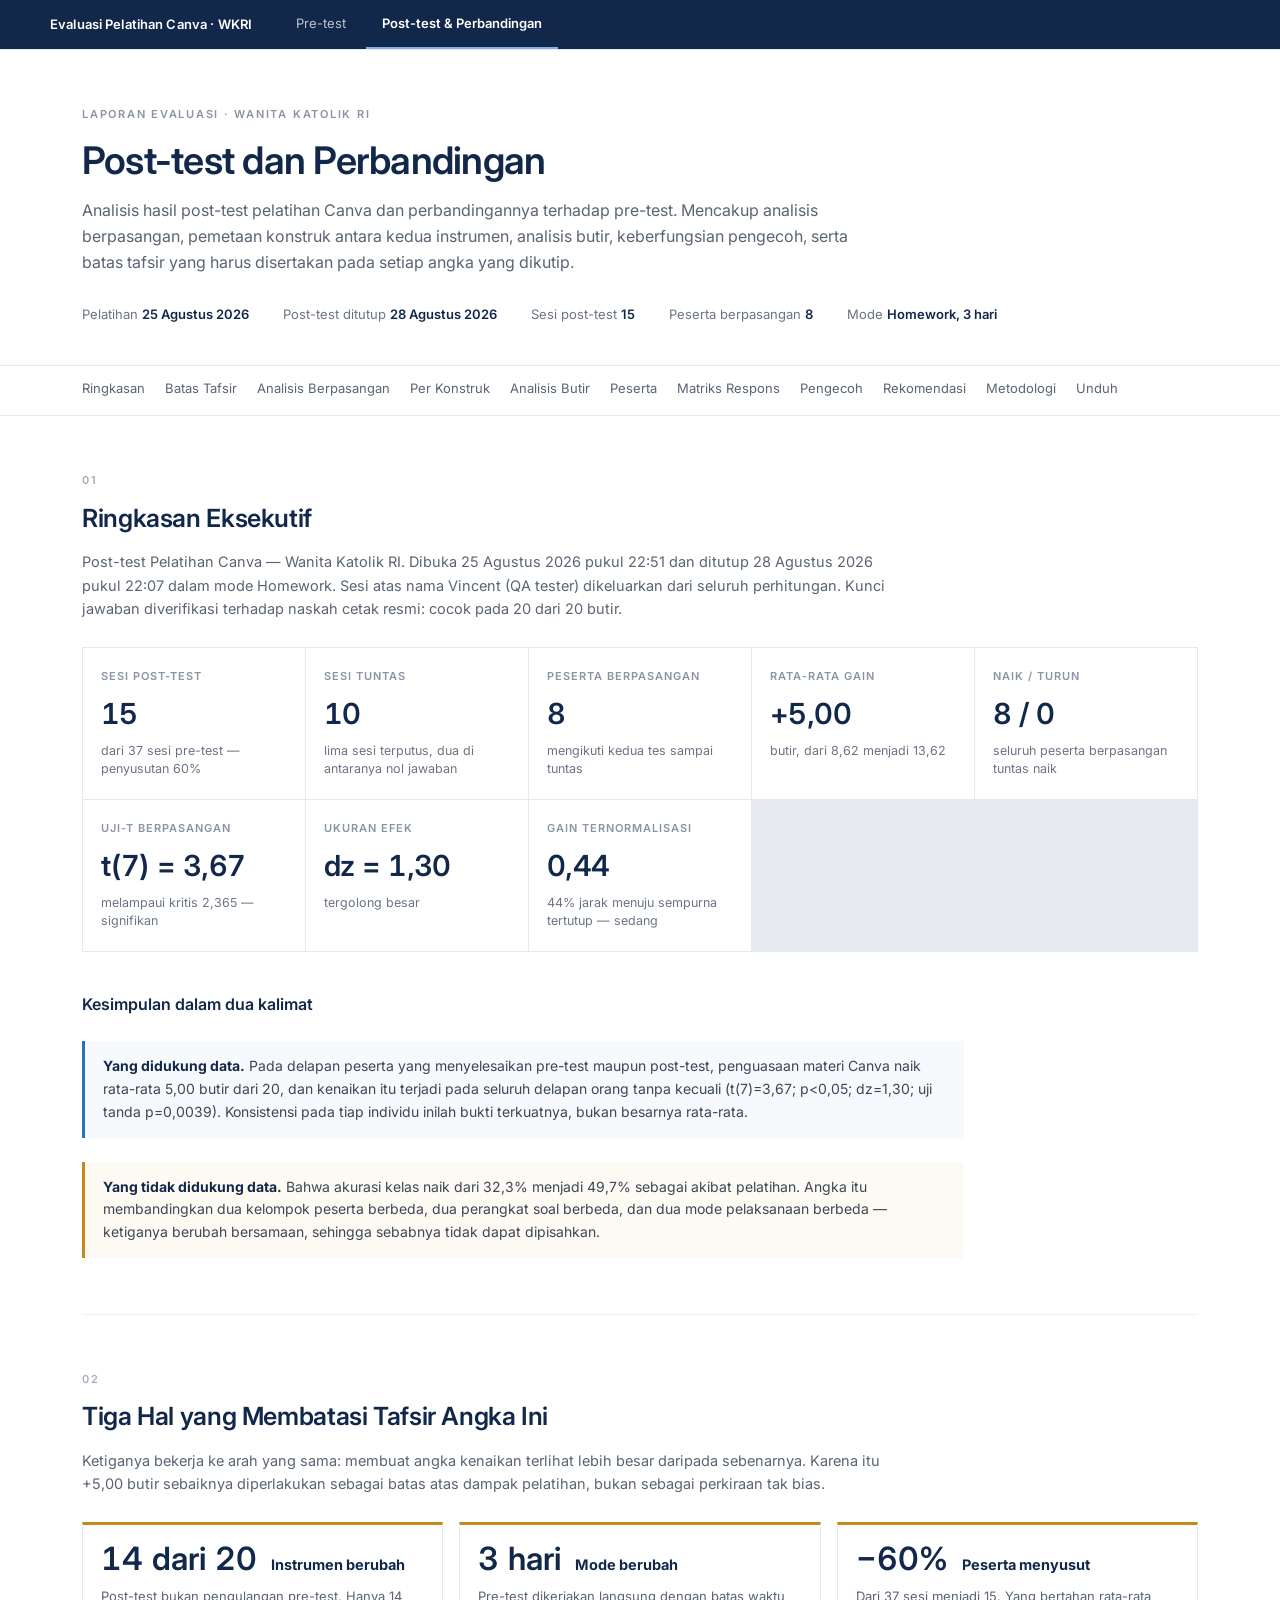
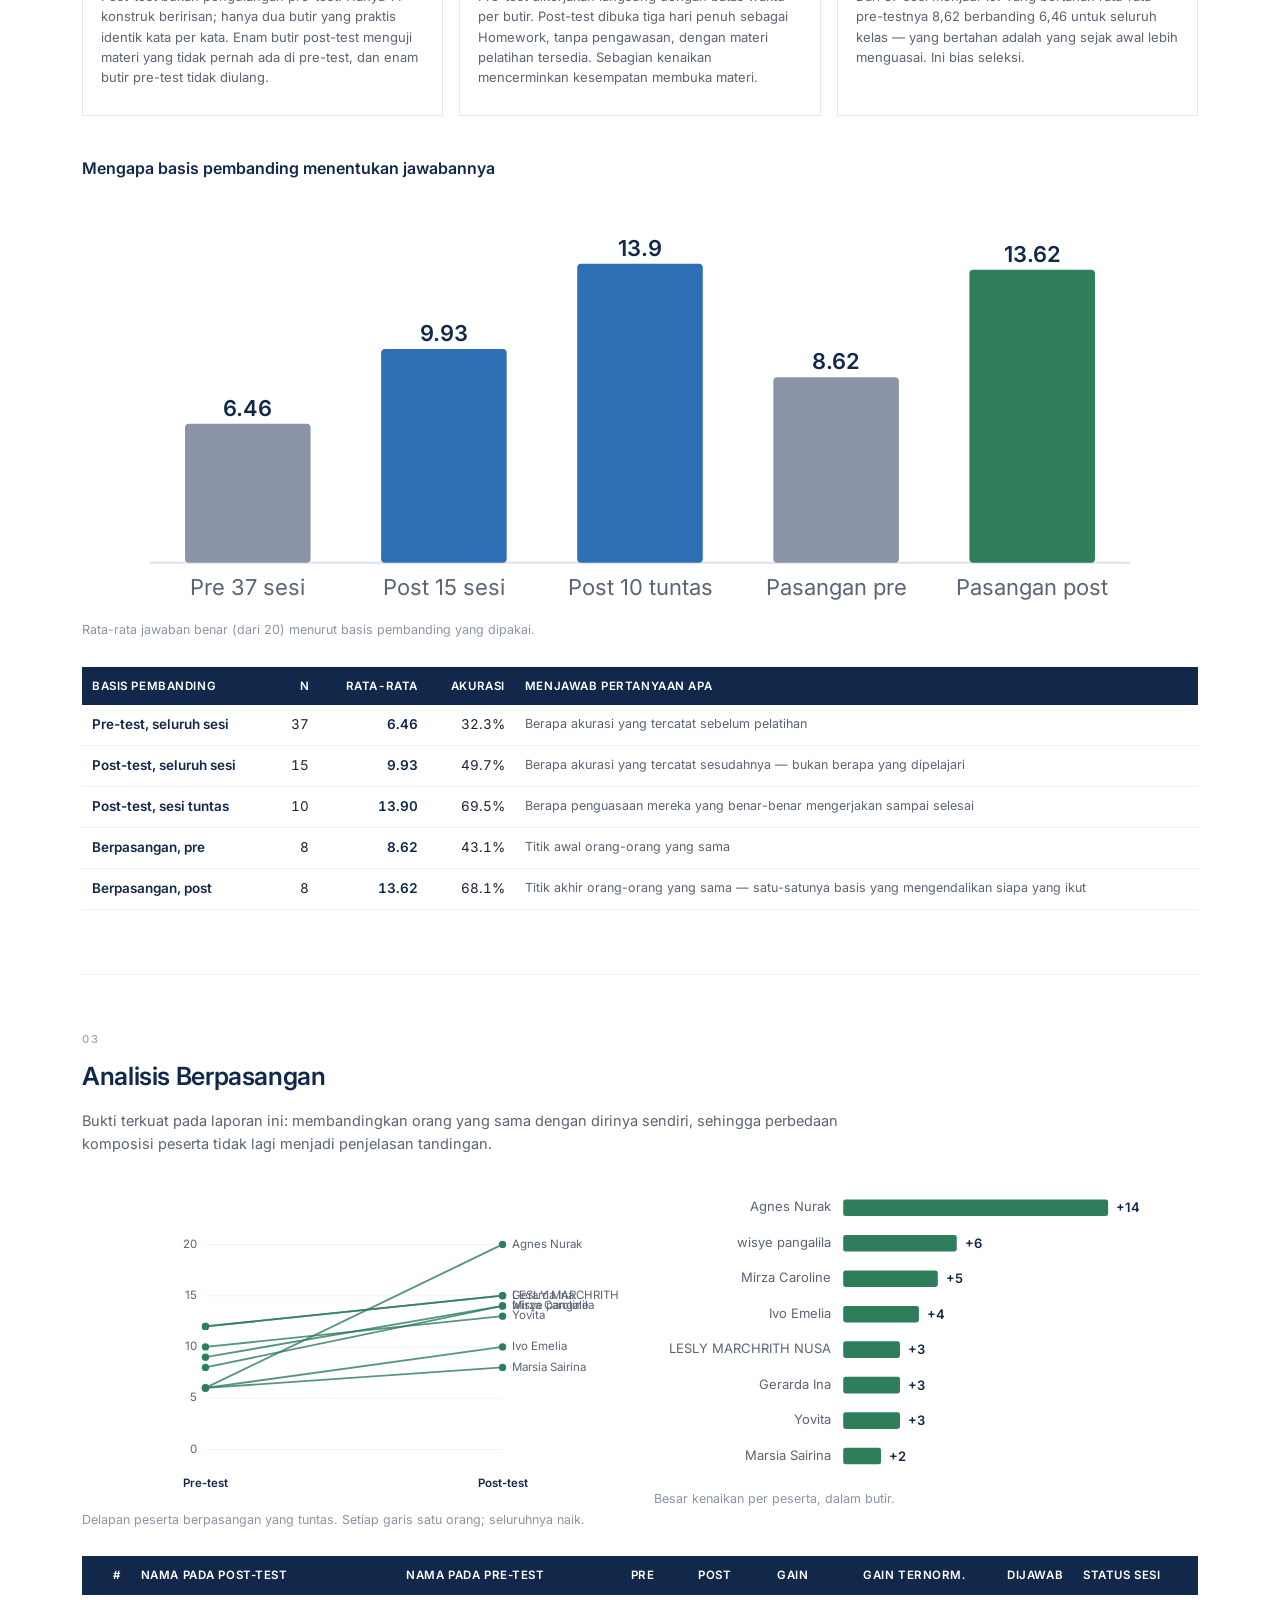
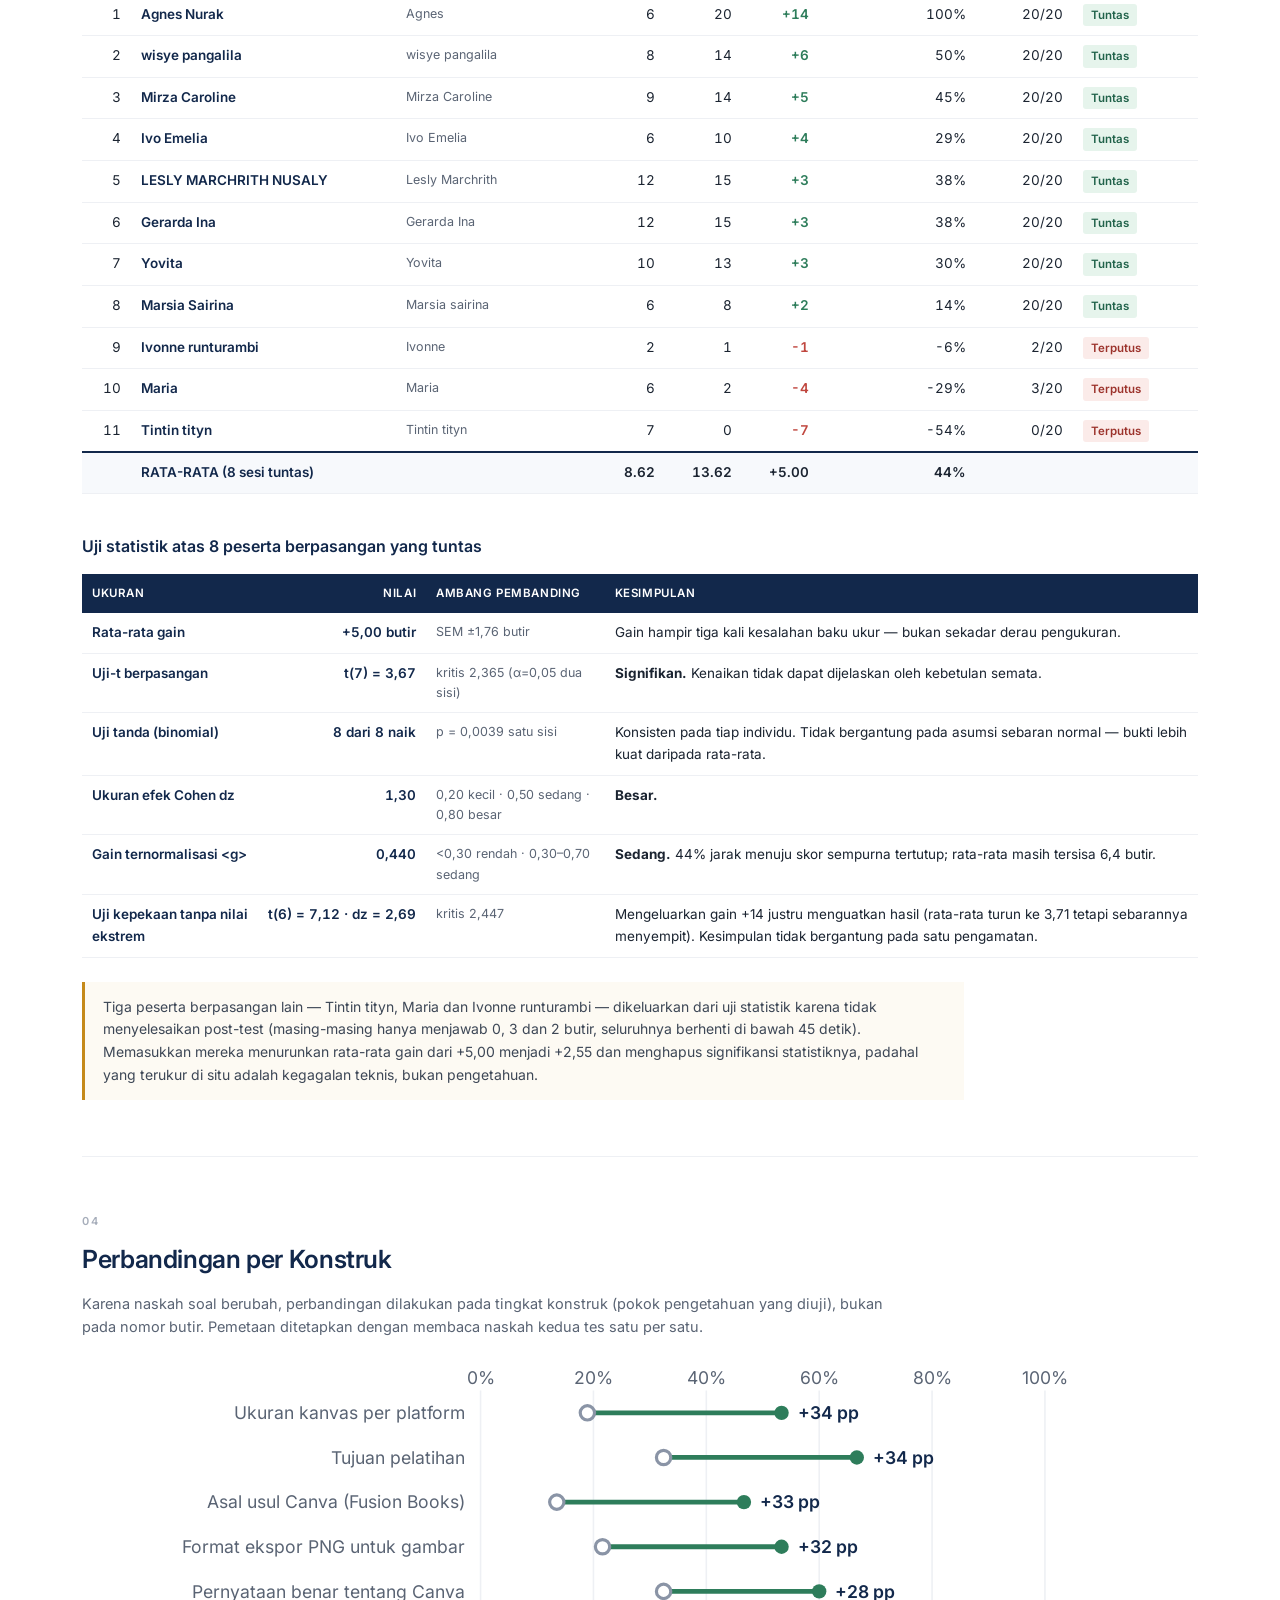
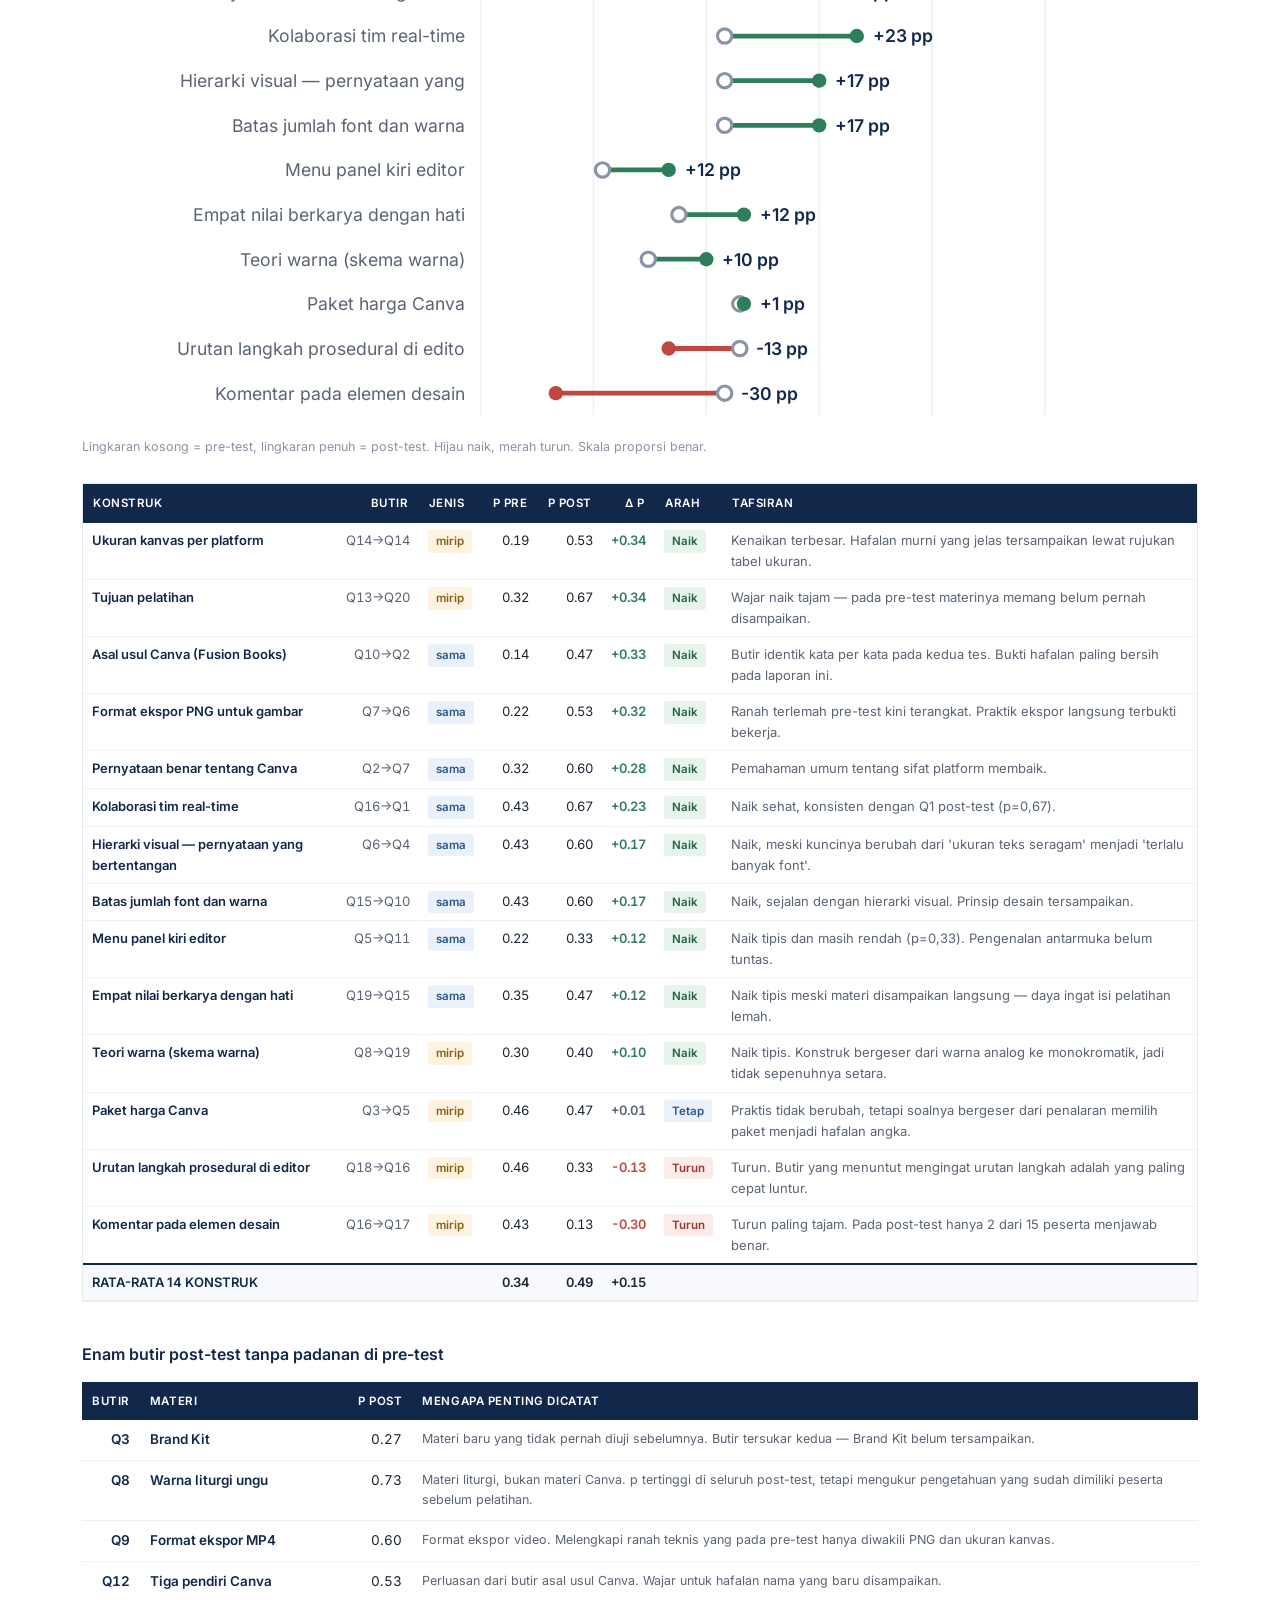
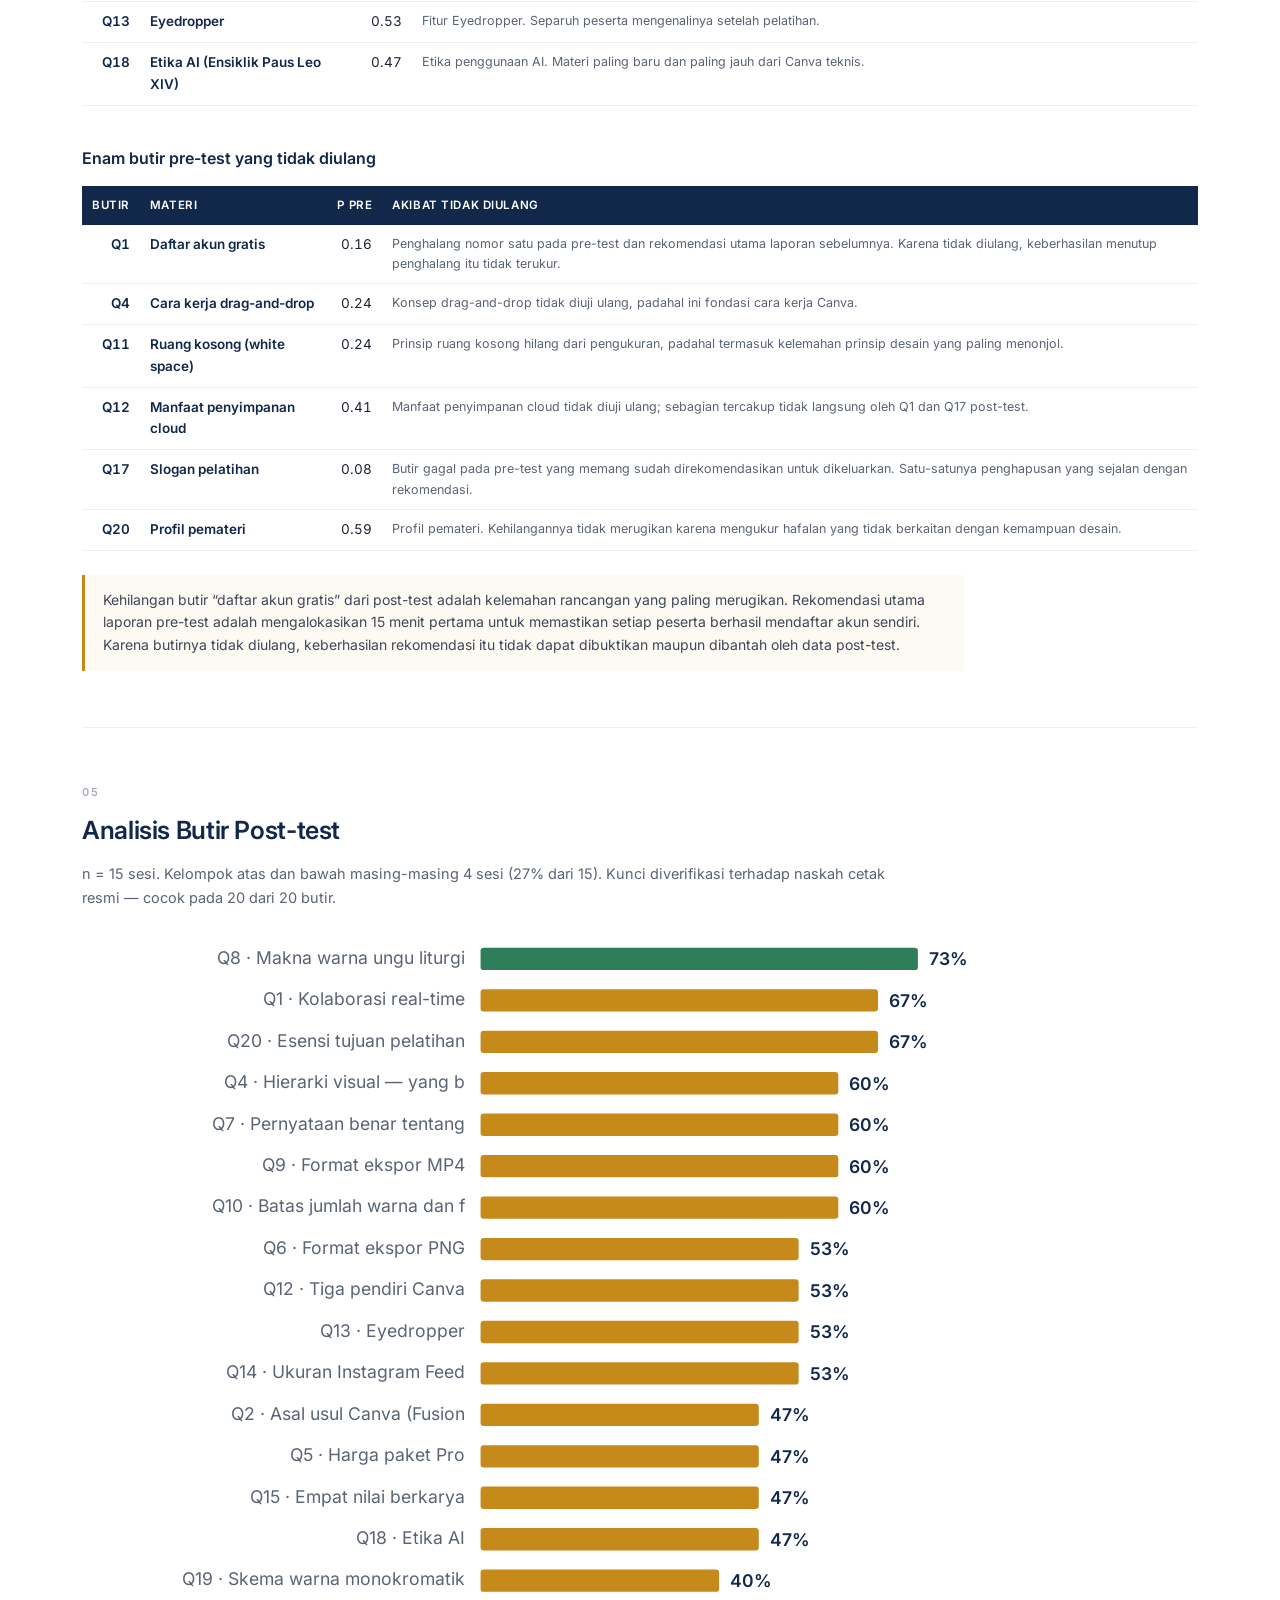
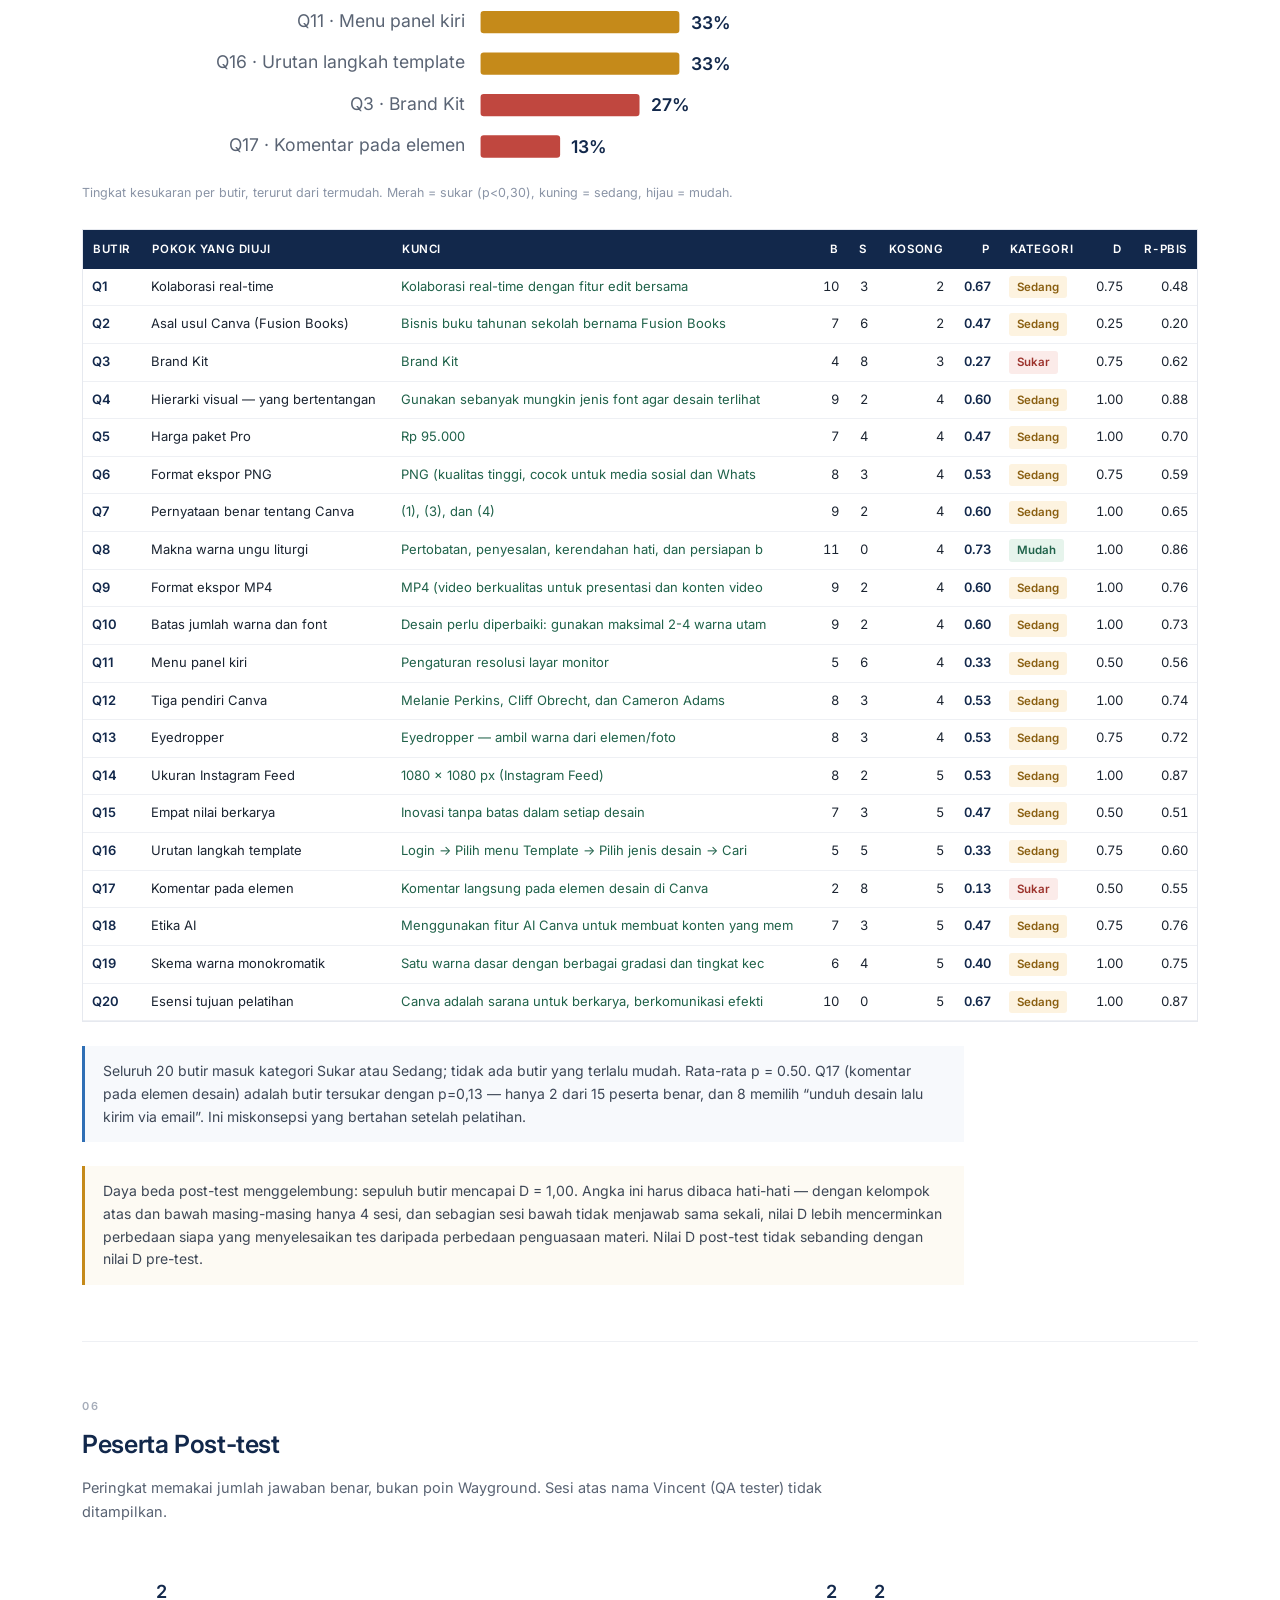
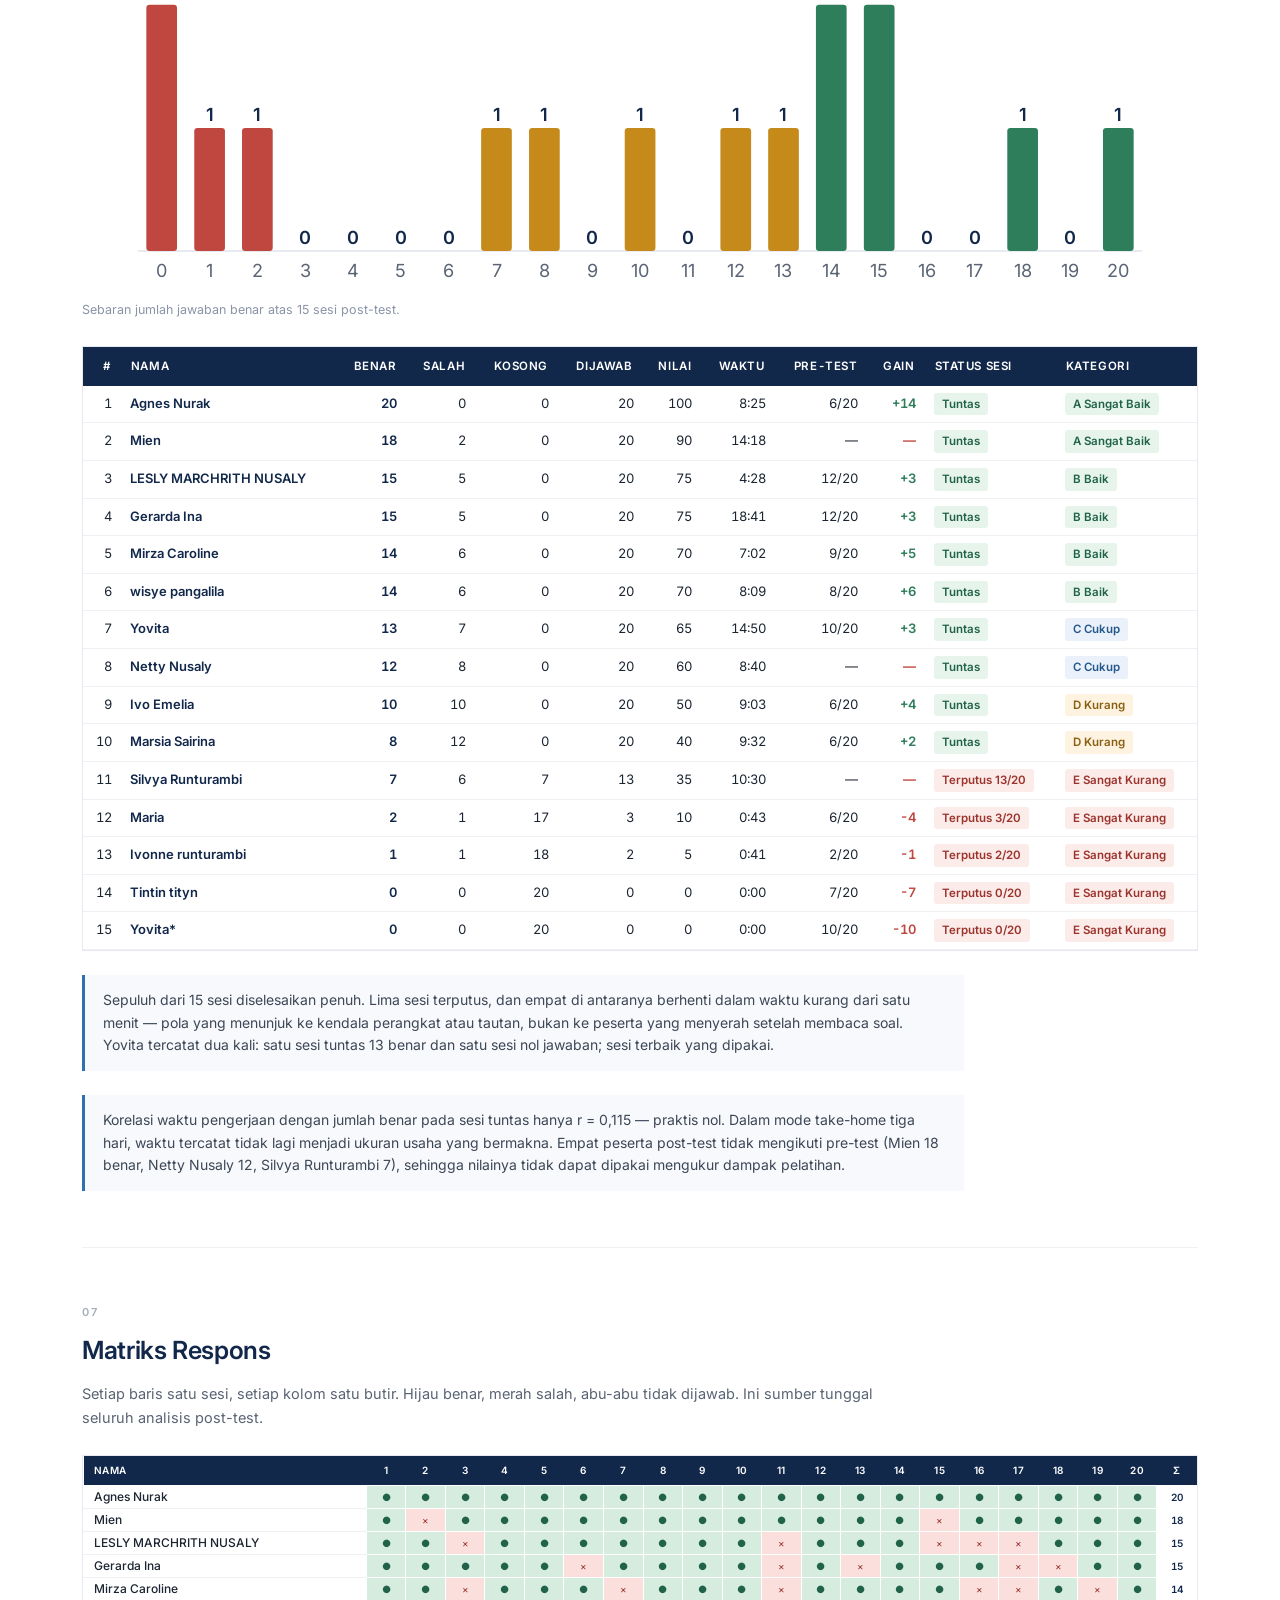
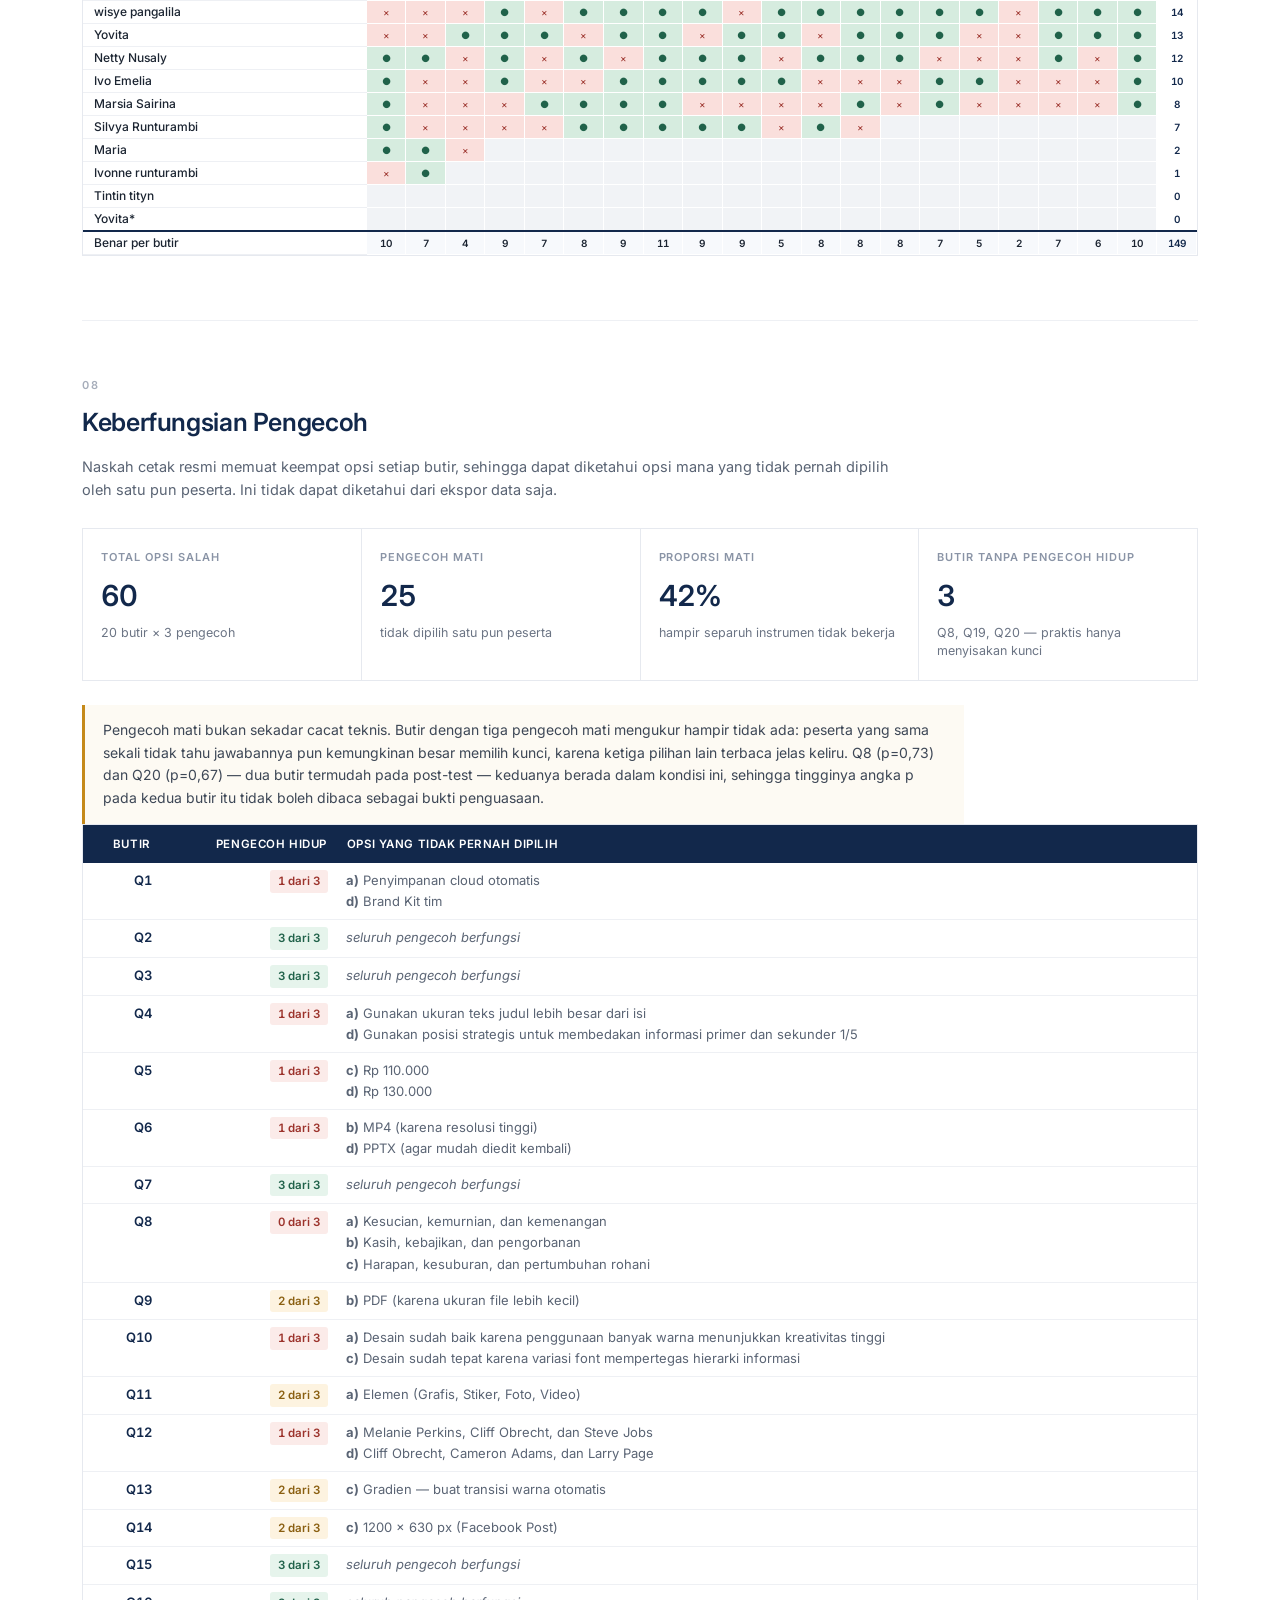
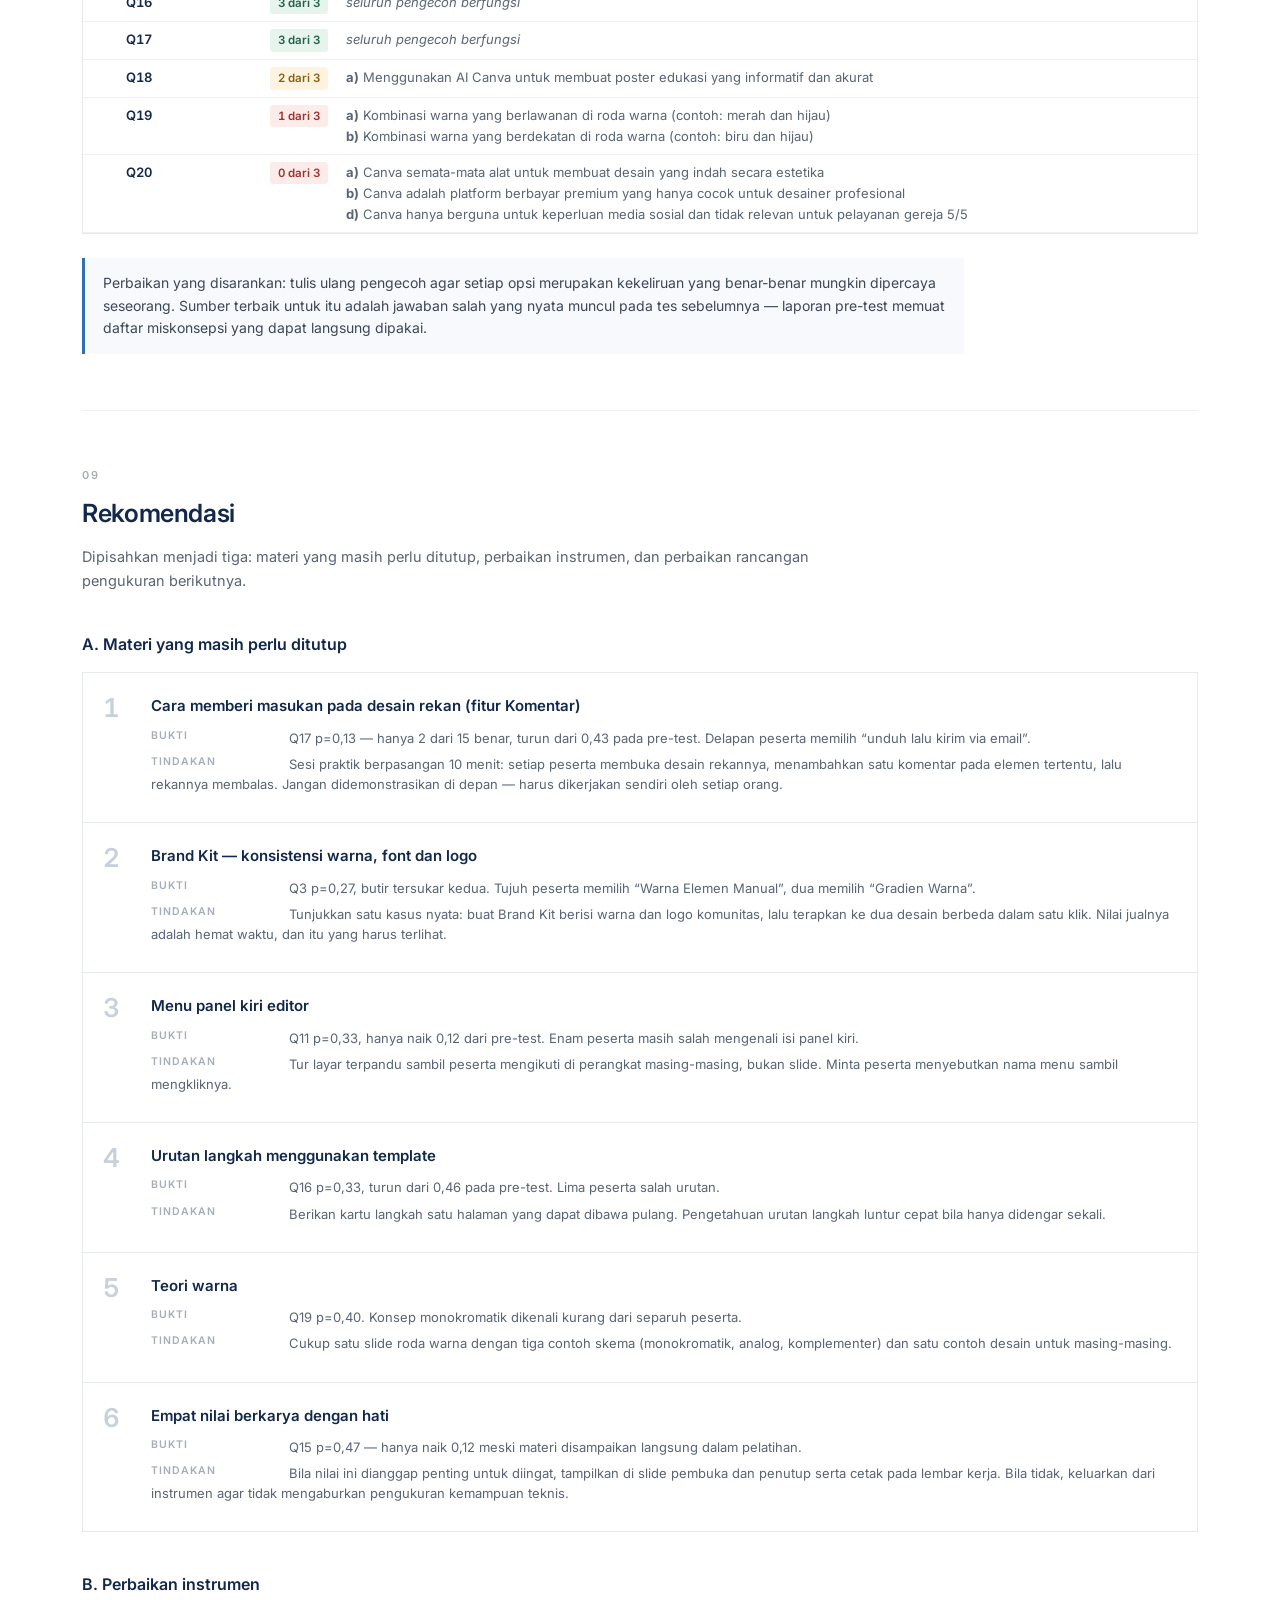
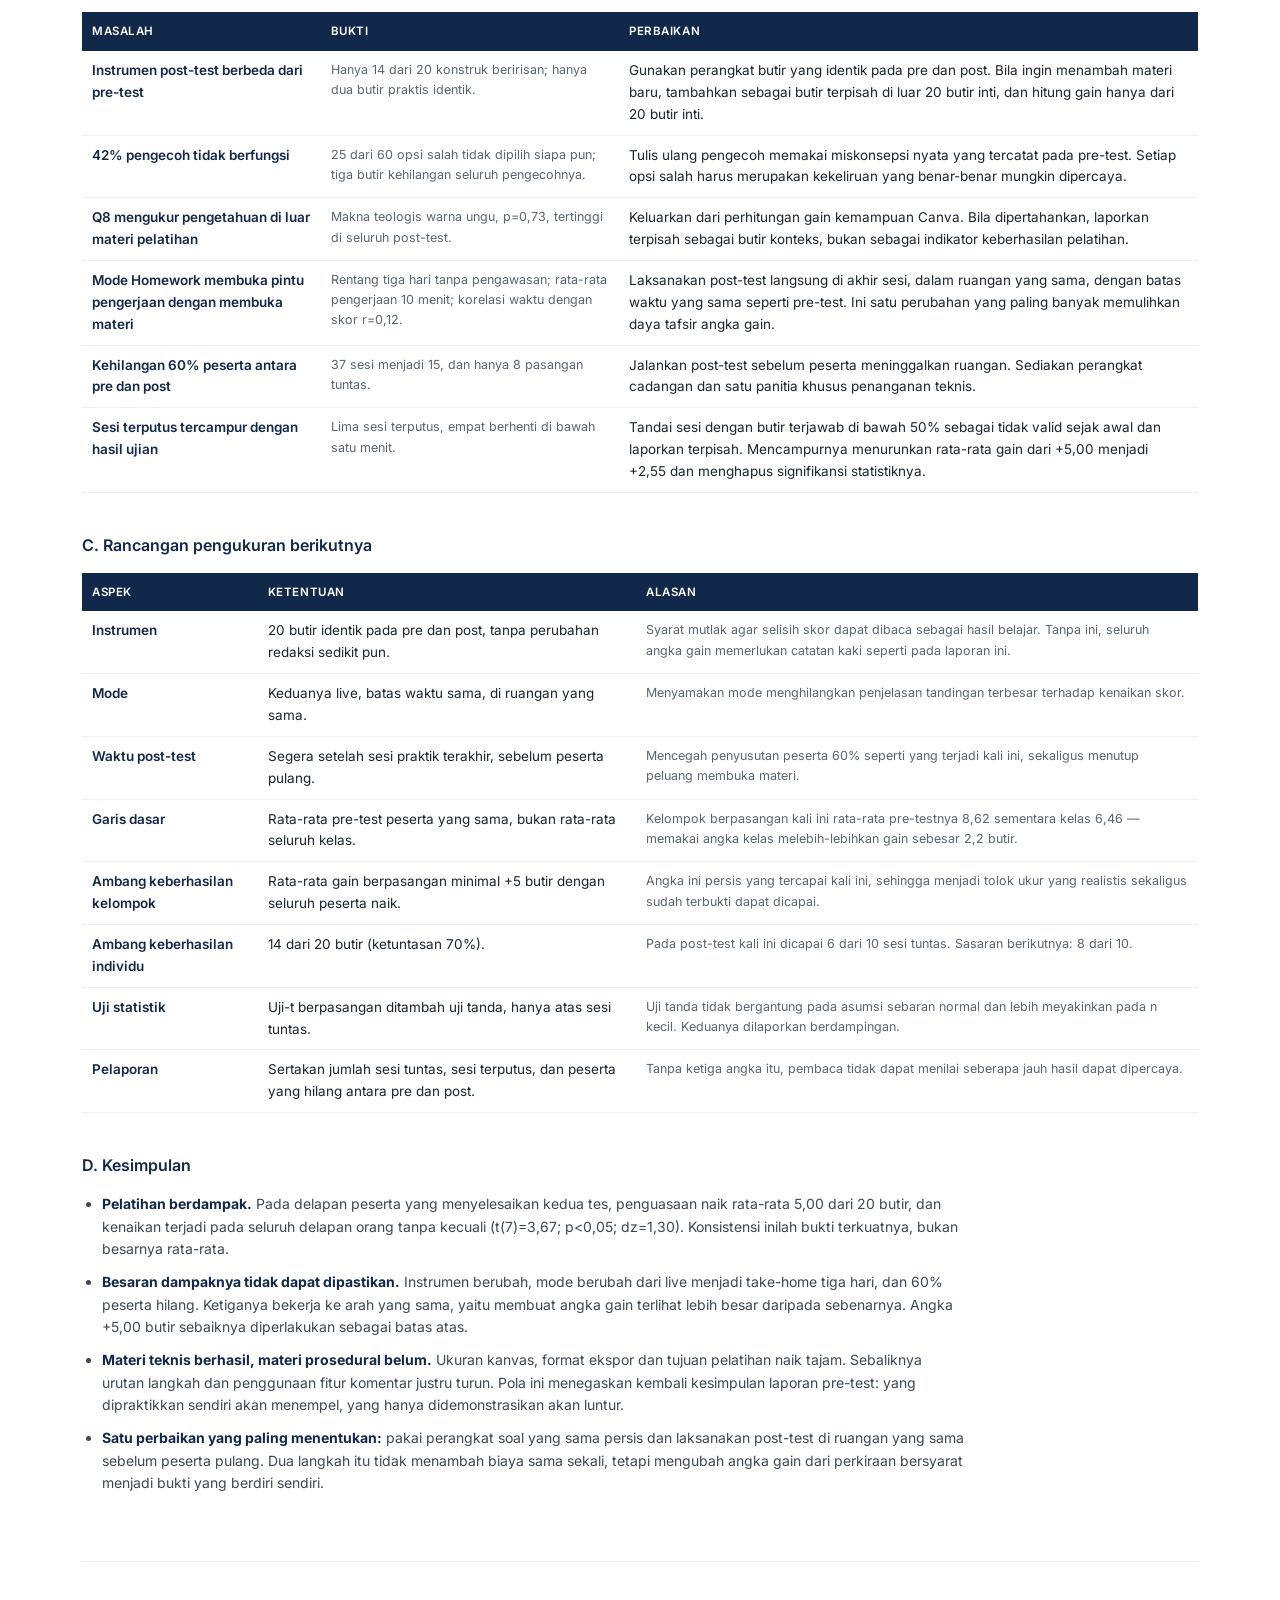
<file: post-test.html>
<!doctype html>
<html lang="id"><head>
<meta charset="utf-8">
<meta name="viewport" content="width=device-width,initial-scale=1">
<title>Post-test Pelatihan Canva &mdash; Analisis dan Perbandingan terhadap Pre-test</title>
<meta name="description" content="Analisis post-test pelatihan Canva dan perbandingannya terhadap pre-test: 8 peserta berpasangan, gain +5,00 butir, t(7)=3,67, dz=1,30.">
<link rel="preconnect" href="https://fonts.googleapis.com"><link rel="preconnect" href="https://fonts.gstatic.com" crossorigin>
<link href="https://fonts.googleapis.com/css2?family=Inter:wght@400;500;600&display=swap" rel="stylesheet">
<style>
*{box-sizing:border-box}
html{scroll-behavior:smooth;-webkit-text-size-adjust:100%}
body{margin:0;background:#fff;color:#1b2431;font:15px/1.62 'Inter',-apple-system,BlinkMacSystemFont,'Segoe UI',Roboto,Arial,sans-serif}
.wrap{max-width:1180px;margin:0 auto;padding:0 32px}
header.top{border-bottom:1px solid #e6e9ef;padding:56px 0 40px}
.eyebrow{font-size:11px;letter-spacing:.16em;text-transform:uppercase;color:#8a94a6;font-weight:600;margin:0 0 14px}
h1{font-size:38px;line-height:1.16;letter-spacing:-.02em;margin:0 0 16px;font-weight:600;color:#12284b;max-width:22ch}
.sub{font-size:16px;color:#5a6474;margin:0;max-width:80ch}
.meta{display:flex;flex-wrap:wrap;gap:8px 34px;margin-top:28px;font-size:13px;color:#6b7484}
.meta b{color:#12284b;font-weight:600}
nav.toc{position:sticky;top:0;z-index:20;background:rgba(255,255,255,.95);backdrop-filter:blur(8px);border-bottom:1px solid #e6e9ef}
nav.toc .wrap{display:flex;gap:20px;overflow-x:auto;padding-top:12px;padding-bottom:12px;scrollbar-width:none}
nav.toc .wrap::-webkit-scrollbar{display:none}
nav.toc a{color:#5a6474;text-decoration:none;font-size:13px;white-space:nowrap;padding-bottom:2px;border-bottom:2px solid transparent}
nav.toc a:hover{color:#12284b;border-color:#2f6fb5}
section{padding:56px 0;border-bottom:1px solid #eef0f4}
section:last-of-type{border:none}
.secno{font-size:11px;letter-spacing:.16em;color:#a6adba;font-weight:600;margin-bottom:8px}
h2{font-size:25px;letter-spacing:-.015em;margin:0 0 12px;font-weight:600;color:#12284b}
h3{font-size:16px;margin:40px 0 14px;font-weight:600;color:#12284b}
h4{font-size:15px;margin:0 0 10px;font-weight:600;color:#12284b;line-height:1.5}
.lead{color:#5a6474;margin:0 0 26px;max-width:90ch;font-size:14.5px}
.note{background:#f7f9fc;border-left:3px solid #2f6fb5;padding:14px 18px;margin:24px 0 0;font-size:14px;color:#3d4756;max-width:98ch}
.note strong{color:#12284b}
.cap{font-size:12.5px;color:#8a94a6;margin:6px 0 26px}
.kpis{display:grid;grid-template-columns:repeat(auto-fit,minmax(215px,1fr));gap:1px;background:#e6e9ef;border:1px solid #e6e9ef}
.kpi{background:#fff;padding:20px 18px}
.kl{font-size:11px;letter-spacing:.09em;text-transform:uppercase;color:#8a94a6;font-weight:600}
.kv{font-size:29px;font-weight:600;color:#12284b;letter-spacing:-.02em;margin:6px 0 4px;font-variant-numeric:tabular-nums}
.ks{font-size:12.5px;color:#6b7484;line-height:1.45}
ol.findings{counter-reset:f;list-style:none;padding:0;margin:0;display:grid;grid-template-columns:repeat(auto-fit,minmax(330px,1fr));gap:1px;background:#e6e9ef;border:1px solid #e6e9ef}
ol.findings li{counter-increment:f;background:#fff;padding:20px 20px 20px 56px;position:relative}
ol.findings li:before{content:counter(f,decimal-leading-zero);position:absolute;left:20px;top:20px;font-size:12px;font-weight:600;color:#2f6fb5;font-variant-numeric:tabular-nums}
ol.findings strong{display:block;color:#12284b;font-weight:600;margin-bottom:5px;font-size:14.5px}
ol.findings span{font-size:13.5px;color:#5a6474;line-height:1.55}
table{width:100%;border-collapse:collapse;font-size:13.5px;margin:0 0 8px}
thead th{background:#12284b;color:#fff;font-weight:600;font-size:11.5px;letter-spacing:.05em;text-transform:uppercase;padding:10px;text-align:left;vertical-align:bottom}
td{padding:9px 10px;border-bottom:1px solid #eef0f4;vertical-align:top}
tbody tr:hover td{background:#f7f9fc}
tfoot td{padding:9px 10px;border-top:2px solid #12284b;font-weight:600;background:#f7f9fc}
.n{text-align:right;font-variant-numeric:tabular-nums;white-space:nowrap}
th.n{text-align:right}
.b{font-weight:600;color:#12284b}
.s{font-size:12.5px;color:#5a6474}
.mono{font-family:ui-monospace,'SF Mono',Consolas,monospace;font-size:12.5px}
table.dense td{padding:7px 9px;font-size:13px}
.scroll{overflow-x:auto;border:1px solid #e6e9ef;margin-bottom:8px}
.scroll table{margin:0}
.tag{display:inline-block;padding:2px 8px;border-radius:3px;font-size:11.5px;font-weight:600;white-space:nowrap}
.tag.good{background:#e6f4ec;color:#20624a}.tag.ok{background:#eaf1fa;color:#26578c}
.tag.warn{background:#fdf3e0;color:#8a5f11}.tag.bad{background:#fbebe9;color:#9c332c}
.ok2{color:#20624a}
.chart{width:100%;height:auto;display:block;margin:8px 0 0}
.cl{font-size:11px;fill:#5a6474}.cv{font-size:11px;fill:#12284b;font-weight:600}
.segs{display:grid;grid-template-columns:repeat(auto-fit,minmax(270px,1fr));gap:16px}
.seg{border:1px solid #e6e9ef;border-top:3px solid #2f6fb5;padding:18px}
.seg.good{border-top-color:#2e7d5b}.seg.ok{border-top-color:#2f6fb5}
.seg.warn{border-top-color:#c58a1a}.seg.mut{border-top-color:#a6adba}
.segh{display:flex;gap:14px;align-items:baseline;margin-bottom:10px}
.segn{font-size:32px;font-weight:600;color:#12284b;line-height:1;font-variant-numeric:tabular-nums}
.segh strong{display:block;font-size:14.5px;color:#12284b}
.segh em{font-style:normal;font-size:12px;color:#8a94a6}
.segp{font-size:13px;color:#5a6474;margin:0 0 10px;line-height:1.55}
.segw{font-size:11.5px;color:#8a94a6;margin:0;padding-top:10px;border-top:1px solid #eef0f4;line-height:1.5}
.prios{display:grid;gap:1px;background:#e6e9ef;border:1px solid #e6e9ef}
.prio{background:#fff;display:flex;gap:18px;padding:22px 20px}
.pn{font-size:26px;font-weight:600;color:#c8d0dc;line-height:1;min-width:30px;font-variant-numeric:tabular-nums}
.pb{flex:1;min-width:0}
.pill{display:inline-block;background:#eaf1fa;color:#26578c;font-size:11px;font-weight:600;padding:2px 8px;border-radius:3px;vertical-align:middle}
.pill.light{background:#f2f4f8;color:#6b7484}
.pev,.pme,.puk{margin:0 0 6px;font-size:13px;color:#5a6474;line-height:1.55}
.pev span,.pme span,.puk span{display:inline-block;min-width:138px;font-size:10.5px;letter-spacing:.1em;text-transform:uppercase;color:#a6adba;font-weight:600;vertical-align:top}
.puk{color:#20624a}
ul.ul{margin:0;padding-left:20px;max-width:98ch}
ul.ul li{margin-bottom:10px;font-size:14px;color:#3d4756;line-height:1.62}
ul.ul strong{color:#12284b}
.warnul li{color:#5a6474}
table.mx{font-size:11px;border-collapse:collapse}
table.mx th{padding:6px 4px;text-align:center;font-size:10px}
table.mx th.nm{text-align:left;min-width:158px;padding-left:10px}
table.mx td{padding:0;text-align:center;width:26px;height:22px;border:1px solid #fff;font-size:10px;line-height:22px}
table.mx td.nm{text-align:left;padding:0 10px;font-size:12px;white-space:nowrap;background:#fff;font-weight:500;border-bottom:1px solid #eef0f4}
td.cC{background:#d6ecdf;color:#20624a}
td.cX{background:#fadfdc;color:#9c332c}
td.cz{background:#f1f3f6}
table.mx tfoot td{border-top:2px solid #12284b}
.dl{display:flex;align-items:center;gap:18px;border:1px solid #e6e9ef;padding:20px 22px;text-decoration:none;max-width:620px;transition:border-color .15s,background .15s}
.dl:hover{border-color:#2f6fb5;background:#f7f9fc}
.dlx{background:#12284b;color:#fff;font-size:11px;font-weight:600;letter-spacing:.08em;padding:9px 12px;border-radius:3px}
.dlt strong{display:block;color:#12284b;font-size:14.5px;font-weight:600}
.dlt em{font-style:normal;font-size:12.5px;color:#8a94a6}
footer{padding:36px 0 64px;font-size:12.5px;color:#8a94a6;line-height:1.75}
footer b{color:#5a6474;font-weight:600}
@media(max-width:720px){
 .wrap{padding:0 18px}h1{font-size:27px}h2{font-size:21px}
 section{padding:40px 0}
 .prio{flex-direction:column;gap:8px}
 .pev span,.pme span,.puk span{display:block;min-width:0;margin-bottom:2px}
}
@media print{nav.toc{display:none}section{break-inside:avoid;padding:24px 0}}


.warnbox{border-left-color:#c58a1a;background:#fdfaf3}
.twocol{display:grid;grid-template-columns:repeat(auto-fit,minmax(320px,1fr));gap:28px;align-items:start}
ol.ol{margin:0;padding-left:20px;max-width:98ch;counter-reset:none}
ol.ol li{margin-bottom:10px;font-size:14px;color:#3d4756;line-height:1.62}
ol.ol strong{color:#12284b}
.sitenav{border-bottom:1px solid #e6e9ef;background:#12284b}
.sitenav .wrap{display:flex;gap:4px;align-items:center;padding:0}
.sitenav a{color:rgba(255,255,255,.72);text-decoration:none;font-size:13px;padding:13px 16px;border-bottom:2px solid transparent}
.sitenav a:hover{color:#fff}
.sitenav a.on{color:#fff;border-bottom-color:#7fb0e8;font-weight:600}
.sitenav .brand{color:#fff;font-weight:600;font-size:13px;padding:13px 16px 13px 0;margin-right:8px;letter-spacing:.01em}
.dl+.dl{margin-top:12px}
</style>
</head><body>
<nav class="sitenav"><div class="wrap">
<span class="brand">Evaluasi Pelatihan Canva &middot; WKRI</span>
<a href="./">Pre-test</a>
<a href="post-test.html" class="on">Post-test &amp; Perbandingan</a>
</div></nav>
<header class="top"><div class="wrap">
<p class="eyebrow">Laporan Evaluasi &middot; Wanita Katolik RI</p>
<h1>Post-test dan Perbandingan</h1>
<p class="sub">Analisis hasil post-test pelatihan Canva dan perbandingannya terhadap pre-test. Mencakup analisis berpasangan, pemetaan konstruk antara kedua instrumen, analisis butir, keberfungsian pengecoh, serta batas tafsir yang harus disertakan pada setiap angka yang dikutip.</p>
<div class="meta"><span>Pelatihan <b>25 Agustus 2026</b></span><span>Post-test ditutup <b>28 Agustus 2026</b></span><span>Sesi post-test <b>15</b></span><span>Peserta berpasangan <b>8</b></span><span>Mode <b>Homework, 3 hari</b></span></div>
</div></header>
<nav class="toc"><div class="wrap"><a href="#ringkasan">Ringkasan</a><a href="#peringatan">Batas Tafsir</a><a href="#berpasangan">Analisis Berpasangan</a><a href="#konstruk">Per Konstruk</a><a href="#butir">Analisis Butir</a><a href="#peserta">Peserta</a><a href="#matriks">Matriks Respons</a><a href="#pengecoh">Pengecoh</a><a href="#rekomendasi">Rekomendasi</a><a href="#metode">Metodologi</a><a href="#unduh">Unduh</a></div></nav>
<main class="wrap"><section id="ringkasan"><div class="secno">01</div><h2>Ringkasan Eksekutif</h2><p class="lead">Post-test Pelatihan Canva — Wanita Katolik RI. Dibuka 25 Agustus 2026 pukul 22:51 dan ditutup 28 Agustus 2026 pukul 22:07 dalam mode Homework. Sesi atas nama Vincent (QA tester) dikeluarkan dari seluruh perhitungan. Kunci jawaban diverifikasi terhadap naskah cetak resmi: cocok pada 20 dari 20 butir.</p><div class="kpis"><div class="kpi"><div class="kl">Sesi post-test</div><div class="kv">15</div><div class="ks">dari 37 sesi pre-test — penyusutan 60%</div></div><div class="kpi"><div class="kl">Sesi tuntas</div><div class="kv">10</div><div class="ks">lima sesi terputus, dua di antaranya nol jawaban</div></div><div class="kpi"><div class="kl">Peserta berpasangan</div><div class="kv">8</div><div class="ks">mengikuti kedua tes sampai tuntas</div></div><div class="kpi"><div class="kl">Rata-rata gain</div><div class="kv">+5,00</div><div class="ks">butir, dari 8,62 menjadi 13,62</div></div><div class="kpi"><div class="kl">Naik / turun</div><div class="kv">8 / 0</div><div class="ks">seluruh peserta berpasangan tuntas naik</div></div><div class="kpi"><div class="kl">Uji-t berpasangan</div><div class="kv">t(7) = 3,67</div><div class="ks">melampaui kritis 2,365 — signifikan</div></div><div class="kpi"><div class="kl">Ukuran efek</div><div class="kv">dz = 1,30</div><div class="ks">tergolong besar</div></div><div class="kpi"><div class="kl">Gain ternormalisasi</div><div class="kv">0,44</div><div class="ks">44% jarak menuju sempurna tertutup — sedang</div></div></div><h3>Kesimpulan dalam dua kalimat</h3><p class="note"><strong>Yang didukung data.</strong> Pada delapan peserta yang menyelesaikan pre-test maupun post-test, penguasaan materi Canva naik rata-rata 5,00 butir dari 20, dan kenaikan itu terjadi pada seluruh delapan orang tanpa kecuali (t(7)=3,67; p&lt;0,05; dz=1,30; uji tanda p=0,0039). Konsistensi pada tiap individu inilah bukti terkuatnya, bukan besarnya rata-rata.</p><p class="note warnbox"><strong>Yang tidak didukung data.</strong> Bahwa akurasi kelas naik dari 32,3% menjadi 49,7% sebagai akibat pelatihan. Angka itu membandingkan dua kelompok peserta berbeda, dua perangkat soal berbeda, dan dua mode pelaksanaan berbeda — ketiganya berubah bersamaan, sehingga sebabnya tidak dapat dipisahkan.</p></section><section id="peringatan"><div class="secno">02</div><h2>Tiga Hal yang Membatasi Tafsir Angka Ini</h2><p class="lead">Ketiganya bekerja ke arah yang sama: membuat angka kenaikan terlihat lebih besar daripada sebenarnya. Karena itu +5,00 butir sebaiknya diperlakukan sebagai batas atas dampak pelatihan, bukan sebagai perkiraan tak bias.</p><div class="segs"><div class="seg warn"><div class="segh"><span class="segn">14 dari 20</span><div><strong>Instrumen berubah</strong></div></div><p class="segp">Post-test bukan pengulangan pre-test. Hanya 14 konstruk beririsan; hanya dua butir yang praktis identik kata per kata. Enam butir post-test menguji materi yang tidak pernah ada di pre-test, dan enam butir pre-test tidak diulang.</p></div><div class="seg warn"><div class="segh"><span class="segn">3 hari</span><div><strong>Mode berubah</strong></div></div><p class="segp">Pre-test dikerjakan langsung dengan batas waktu per butir. Post-test dibuka tiga hari penuh sebagai Homework, tanpa pengawasan, dengan materi pelatihan tersedia. Sebagian kenaikan mencerminkan kesempatan membuka materi.</p></div><div class="seg warn"><div class="segh"><span class="segn">−60%</span><div><strong>Peserta menyusut</strong></div></div><p class="segp">Dari 37 sesi menjadi 15. Yang bertahan rata-rata pre-testnya 8,62 berbanding 6,46 untuk seluruh kelas — yang bertahan adalah yang sejak awal lebih menguasai. Ini bias seleksi.</p></div></div><h3>Mengapa basis pembanding menentukan jawabannya</h3><svg class="chart" viewBox="0 0 560 210" role="img"><line x1="34" y1="184" x2="526" y2="184" stroke="#dfe4ec"/><rect x="51.7" y="114.3" width="63.0" height="69.7" rx="2" fill="#8a94a6"/><text x="83.2" y="110.3" class="cv" text-anchor="middle">6.46</text><text x="83.2" y="200" class="cl" text-anchor="middle">Pre 37 sesi</text><rect x="150.1" y="76.8" width="63.0" height="107.2" rx="2" fill="#2f6fb5"/><text x="181.6" y="72.8" class="cv" text-anchor="middle">9.93</text><text x="181.6" y="200" class="cl" text-anchor="middle">Post 15 sesi</text><rect x="248.5" y="34.0" width="63.0" height="150.0" rx="2" fill="#2f6fb5"/><text x="280.0" y="30.0" class="cv" text-anchor="middle">13.9</text><text x="280.0" y="200" class="cl" text-anchor="middle">Post 10 tuntas</text><rect x="346.9" y="91.0" width="63.0" height="93.0" rx="2" fill="#8a94a6"/><text x="378.4" y="87.0" class="cv" text-anchor="middle">8.62</text><text x="378.4" y="200" class="cl" text-anchor="middle">Pasangan pre</text><rect x="445.3" y="37.0" width="63.0" height="147.0" rx="2" fill="#2e7d5b"/><text x="476.8" y="33.0" class="cv" text-anchor="middle">13.62</text><text x="476.8" y="200" class="cl" text-anchor="middle">Pasangan post</text></svg><p class="cap">Rata-rata jawaban benar (dari 20) menurut basis pembanding yang dipakai.</p><table><thead><tr><th>Basis pembanding</th><th class="n">n</th><th class="n">Rata-rata</th><th class="n">Akurasi</th><th>Menjawab pertanyaan apa</th></tr></thead><tbody><tr><td class="b">Pre-test, seluruh sesi</td><td class="n">37</td><td class="n b">6.46</td><td class="n">32.3%</td><td class="s">Berapa akurasi yang tercatat sebelum pelatihan</td></tr><tr><td class="b">Post-test, seluruh sesi</td><td class="n">15</td><td class="n b">9.93</td><td class="n">49.7%</td><td class="s">Berapa akurasi yang tercatat sesudahnya — bukan berapa yang dipelajari</td></tr><tr><td class="b">Post-test, sesi tuntas</td><td class="n">10</td><td class="n b">13.90</td><td class="n">69.5%</td><td class="s">Berapa penguasaan mereka yang benar-benar mengerjakan sampai selesai</td></tr><tr><td class="b">Berpasangan, pre</td><td class="n">8</td><td class="n b">8.62</td><td class="n">43.1%</td><td class="s">Titik awal orang-orang yang sama</td></tr><tr><td class="b">Berpasangan, post</td><td class="n">8</td><td class="n b">13.62</td><td class="n">68.1%</td><td class="s">Titik akhir orang-orang yang sama — satu-satunya basis yang mengendalikan siapa yang ikut</td></tr></tbody></table></section><section id="berpasangan"><div class="secno">03</div><h2>Analisis Berpasangan</h2><p class="lead">Bukti terkuat pada laporan ini: membandingkan orang yang sama dengan dirinya sendiri, sehingga perbedaan komposisi peserta tidak lagi menjadi penjelasan tandingan.</p><div class="twocol"><div><svg class="chart" viewBox="0 0 520 300" role="img"><line x1="118" y1="248.0" x2="402" y2="248.0" stroke="#f2f4f8"/><text x="110" y="251.0" class="cl" text-anchor="end">0</text><line x1="118" y1="199.0" x2="402" y2="199.0" stroke="#f2f4f8"/><text x="110" y="202.0" class="cl" text-anchor="end">5</text><line x1="118" y1="150.0" x2="402" y2="150.0" stroke="#f2f4f8"/><text x="110" y="153.0" class="cl" text-anchor="end">10</text><line x1="118" y1="101.0" x2="402" y2="101.0" stroke="#f2f4f8"/><text x="110" y="104.0" class="cl" text-anchor="end">15</text><line x1="118" y1="52.0" x2="402" y2="52.0" stroke="#f2f4f8"/><text x="110" y="55.0" class="cl" text-anchor="end">20</text><text x="118" y="284" class="cv" text-anchor="middle">Pre-test</text><text x="402" y="284" class="cv" text-anchor="middle">Post-test</text><line x1="118" y1="189.2" x2="402" y2="52.0" stroke="#2e7d5b" stroke-width="1.8" opacity=".8"/><circle cx="118" cy="189.2" r="3.5" fill="#2e7d5b"/><circle cx="402" cy="52.0" r="3.5" fill="#2e7d5b"/><text x="411" y="55.0" class="cl" text-anchor="start">Agnes Nurak</text><line x1="118" y1="130.4" x2="402" y2="101.0" stroke="#2e7d5b" stroke-width="1.8" opacity=".8"/><circle cx="118" cy="130.4" r="3.5" fill="#2e7d5b"/><circle cx="402" cy="101.0" r="3.5" fill="#2e7d5b"/><text x="411" y="104.0" class="cl" text-anchor="start">LESLY MARCHRITH </text><line x1="118" y1="130.4" x2="402" y2="101.0" stroke="#2e7d5b" stroke-width="1.8" opacity=".8"/><circle cx="118" cy="130.4" r="3.5" fill="#2e7d5b"/><circle cx="402" cy="101.0" r="3.5" fill="#2e7d5b"/><text x="411" y="104.0" class="cl" text-anchor="start">Gerarda Ina</text><line x1="118" y1="169.6" x2="402" y2="110.8" stroke="#2e7d5b" stroke-width="1.8" opacity=".8"/><circle cx="118" cy="169.6" r="3.5" fill="#2e7d5b"/><circle cx="402" cy="110.8" r="3.5" fill="#2e7d5b"/><text x="411" y="113.8" class="cl" text-anchor="start">wisye pangalila</text><line x1="118" y1="159.8" x2="402" y2="110.8" stroke="#2e7d5b" stroke-width="1.8" opacity=".8"/><circle cx="118" cy="159.8" r="3.5" fill="#2e7d5b"/><circle cx="402" cy="110.8" r="3.5" fill="#2e7d5b"/><text x="411" y="113.8" class="cl" text-anchor="start">Mirza Caroline</text><line x1="118" y1="150.0" x2="402" y2="120.6" stroke="#2e7d5b" stroke-width="1.8" opacity=".8"/><circle cx="118" cy="150.0" r="3.5" fill="#2e7d5b"/><circle cx="402" cy="120.6" r="3.5" fill="#2e7d5b"/><text x="411" y="123.6" class="cl" text-anchor="start">Yovita</text><line x1="118" y1="189.2" x2="402" y2="150.0" stroke="#2e7d5b" stroke-width="1.8" opacity=".8"/><circle cx="118" cy="189.2" r="3.5" fill="#2e7d5b"/><circle cx="402" cy="150.0" r="3.5" fill="#2e7d5b"/><text x="411" y="153.0" class="cl" text-anchor="start">Ivo Emelia</text><line x1="118" y1="189.2" x2="402" y2="169.6" stroke="#2e7d5b" stroke-width="1.8" opacity=".8"/><circle cx="118" cy="189.2" r="3.5" fill="#2e7d5b"/><circle cx="402" cy="169.6" r="3.5" fill="#2e7d5b"/><text x="411" y="172.6" class="cl" text-anchor="start">Marsia Sairina</text></svg><p class="cap">Delapan peserta berpasangan yang tuntas. Setiap garis satu orang; seluruhnya naik.</p></div><div><svg class="chart" viewBox="0 0 460 248" role="img"><text x="150" y="18" class="cl" text-anchor="end">Agnes Nurak</text><rect x="160" y="8" width="224.0" height="14" rx="2" fill="#2e7d5b"/><text x="391.0" y="19" class="cv">+14</text><text x="150" y="48" class="cl" text-anchor="end">wisye pangalila</text><rect x="160" y="38" width="96.0" height="14" rx="2" fill="#2e7d5b"/><text x="263.0" y="49" class="cv">+6</text><text x="150" y="78" class="cl" text-anchor="end">Mirza Caroline</text><rect x="160" y="68" width="80.0" height="14" rx="2" fill="#2e7d5b"/><text x="247.0" y="79" class="cv">+5</text><text x="150" y="108" class="cl" text-anchor="end">Ivo Emelia</text><rect x="160" y="98" width="64.0" height="14" rx="2" fill="#2e7d5b"/><text x="231.0" y="109" class="cv">+4</text><text x="150" y="138" class="cl" text-anchor="end">LESLY MARCHRITH NUSA</text><rect x="160" y="128" width="48.0" height="14" rx="2" fill="#2e7d5b"/><text x="215.0" y="139" class="cv">+3</text><text x="150" y="168" class="cl" text-anchor="end">Gerarda Ina</text><rect x="160" y="158" width="48.0" height="14" rx="2" fill="#2e7d5b"/><text x="215.0" y="169" class="cv">+3</text><text x="150" y="198" class="cl" text-anchor="end">Yovita</text><rect x="160" y="188" width="48.0" height="14" rx="2" fill="#2e7d5b"/><text x="215.0" y="199" class="cv">+3</text><text x="150" y="228" class="cl" text-anchor="end">Marsia Sairina</text><rect x="160" y="218" width="32.0" height="14" rx="2" fill="#2e7d5b"/><text x="199.0" y="229" class="cv">+2</text></svg><p class="cap">Besar kenaikan per peserta, dalam butir.</p></div></div><table><thead><tr><th class="n">#</th><th>Nama pada post-test</th><th>Nama pada pre-test</th><th class="n">Pre</th><th class="n">Post</th><th class="n">Gain</th><th class="n">Gain ternorm.</th><th class="n">Dijawab</th><th>Status sesi</th></tr></thead><tbody><tr><td class="n">1</td><td class="b">Agnes Nurak</td><td class="s">Agnes</td><td class="n">6</td><td class="n">20</td><td class="n b" style="color:#2e7d5b">+14</td><td class="n">100%</td><td class="n">20/20</td><td><span class="tag good">Tuntas</span></td></tr><tr><td class="n">2</td><td class="b">wisye pangalila</td><td class="s">wisye pangalila</td><td class="n">8</td><td class="n">14</td><td class="n b" style="color:#2e7d5b">+6</td><td class="n">50%</td><td class="n">20/20</td><td><span class="tag good">Tuntas</span></td></tr><tr><td class="n">3</td><td class="b">Mirza Caroline</td><td class="s">Mirza Caroline</td><td class="n">9</td><td class="n">14</td><td class="n b" style="color:#2e7d5b">+5</td><td class="n">45%</td><td class="n">20/20</td><td><span class="tag good">Tuntas</span></td></tr><tr><td class="n">4</td><td class="b">Ivo Emelia</td><td class="s">Ivo Emelia</td><td class="n">6</td><td class="n">10</td><td class="n b" style="color:#2e7d5b">+4</td><td class="n">29%</td><td class="n">20/20</td><td><span class="tag good">Tuntas</span></td></tr><tr><td class="n">5</td><td class="b">LESLY MARCHRITH NUSALY</td><td class="s">Lesly Marchrith</td><td class="n">12</td><td class="n">15</td><td class="n b" style="color:#2e7d5b">+3</td><td class="n">38%</td><td class="n">20/20</td><td><span class="tag good">Tuntas</span></td></tr><tr><td class="n">6</td><td class="b">Gerarda Ina</td><td class="s">Gerarda Ina</td><td class="n">12</td><td class="n">15</td><td class="n b" style="color:#2e7d5b">+3</td><td class="n">38%</td><td class="n">20/20</td><td><span class="tag good">Tuntas</span></td></tr><tr><td class="n">7</td><td class="b">Yovita</td><td class="s">Yovita</td><td class="n">10</td><td class="n">13</td><td class="n b" style="color:#2e7d5b">+3</td><td class="n">30%</td><td class="n">20/20</td><td><span class="tag good">Tuntas</span></td></tr><tr><td class="n">8</td><td class="b">Marsia Sairina</td><td class="s">Marsia sairina</td><td class="n">6</td><td class="n">8</td><td class="n b" style="color:#2e7d5b">+2</td><td class="n">14%</td><td class="n">20/20</td><td><span class="tag good">Tuntas</span></td></tr><tr><td class="n">9</td><td class="b">Ivonne runturambi</td><td class="s">Ivonne</td><td class="n">2</td><td class="n">1</td><td class="n b" style="color:#c0473f">-1</td><td class="n">-6%</td><td class="n">2/20</td><td><span class="tag bad">Terputus</span></td></tr><tr><td class="n">10</td><td class="b">Maria</td><td class="s">Maria</td><td class="n">6</td><td class="n">2</td><td class="n b" style="color:#c0473f">-4</td><td class="n">-29%</td><td class="n">3/20</td><td><span class="tag bad">Terputus</span></td></tr><tr><td class="n">11</td><td class="b">Tintin tityn</td><td class="s">Tintin tityn</td><td class="n">7</td><td class="n">0</td><td class="n b" style="color:#c0473f">-7</td><td class="n">-54%</td><td class="n">0/20</td><td><span class="tag bad">Terputus</span></td></tr></tbody><tfoot><tr><td></td><td class="b">RATA-RATA (8 sesi tuntas)</td><td></td><td class="n">8.62</td><td class="n">13.62</td><td class="n">+5.00</td><td class="n">44%</td><td></td><td></td></tr></tfoot></table><h3>Uji statistik atas 8 peserta berpasangan yang tuntas</h3><table><thead><tr><th>Ukuran</th><th class="n">Nilai</th><th>Ambang pembanding</th><th>Kesimpulan</th></tr></thead><tbody><tr><td class="b">Rata-rata gain</td><td class="n b">+5,00 butir</td><td class="s">SEM ±1,76 butir</td><td>Gain hampir tiga kali kesalahan baku ukur — bukan sekadar derau pengukuran.</td></tr><tr><td class="b">Uji-t berpasangan</td><td class="n b">t(7) = 3,67</td><td class="s">kritis 2,365 (α=0,05 dua sisi)</td><td><b>Signifikan.</b> Kenaikan tidak dapat dijelaskan oleh kebetulan semata.</td></tr><tr><td class="b">Uji tanda (binomial)</td><td class="n b">8 dari 8 naik</td><td class="s">p = 0,0039 satu sisi</td><td>Konsisten pada tiap individu. Tidak bergantung pada asumsi sebaran normal — bukti lebih kuat daripada rata-rata.</td></tr><tr><td class="b">Ukuran efek Cohen dz</td><td class="n b">1,30</td><td class="s">0,20 kecil · 0,50 sedang · 0,80 besar</td><td><b>Besar.</b></td></tr><tr><td class="b">Gain ternormalisasi &lt;g&gt;</td><td class="n b">0,440</td><td class="s">&lt;0,30 rendah · 0,30–0,70 sedang</td><td><b>Sedang.</b> 44% jarak menuju skor sempurna tertutup; rata-rata masih tersisa 6,4 butir.</td></tr><tr><td class="b">Uji kepekaan tanpa nilai ekstrem</td><td class="n b">t(6) = 7,12 · dz = 2,69</td><td class="s">kritis 2,447</td><td>Mengeluarkan gain +14 justru menguatkan hasil (rata-rata turun ke 3,71 tetapi sebarannya menyempit). Kesimpulan tidak bergantung pada satu pengamatan.</td></tr></tbody></table><p class="note warnbox">Tiga peserta berpasangan lain — Tintin tityn, Maria dan Ivonne runturambi — dikeluarkan dari uji statistik karena tidak menyelesaikan post-test (masing-masing hanya menjawab 0, 3 dan 2 butir, seluruhnya berhenti di bawah 45 detik). Memasukkan mereka menurunkan rata-rata gain dari +5,00 menjadi +2,55 dan menghapus signifikansi statistiknya, padahal yang terukur di situ adalah kegagalan teknis, bukan pengetahuan.</p></section><section id="konstruk"><div class="secno">04</div><h2>Perbandingan per Konstruk</h2><p class="lead">Karena naskah soal berubah, perbandingan dilakukan pada tingkat konstruk (pokok pengetahuan yang diuji), bukan pada nomor butir. Pemetaan ditetapkan dengan membaca naskah kedua tes satu per satu.</p><svg class="chart" viewBox="0 0 700 418" role="img"><line x1="250.0" y1="16" x2="250.0" y2="408" stroke="#eef0f4"/><text x="250.0" y="12" class="cl" text-anchor="middle">0%</text><line x1="320.8" y1="16" x2="320.8" y2="408" stroke="#eef0f4"/><text x="320.8" y="12" class="cl" text-anchor="middle">20%</text><line x1="391.6" y1="16" x2="391.6" y2="408" stroke="#eef0f4"/><text x="391.6" y="12" class="cl" text-anchor="middle">40%</text><line x1="462.4" y1="16" x2="462.4" y2="408" stroke="#eef0f4"/><text x="462.4" y="12" class="cl" text-anchor="middle">60%</text><line x1="533.2" y1="16" x2="533.2" y2="408" stroke="#eef0f4"/><text x="533.2" y="12" class="cl" text-anchor="middle">80%</text><line x1="604.0" y1="16" x2="604.0" y2="408" stroke="#eef0f4"/><text x="604.0" y="12" class="cl" text-anchor="middle">100%</text><text x="240" y="34" class="cl" text-anchor="end">Ukuran kanvas per platform</text><line x1="317.0" y1="30" x2="438.8" y2="30" stroke="#2e7d5b" stroke-width="3"/><circle cx="317.0" cy="30" r="4.5" fill="#fff" stroke="#8a94a6" stroke-width="2"/><circle cx="438.8" cy="30" r="4.5" fill="#2e7d5b"/><text x="448.8" y="34" class="cv" fill="#2e7d5b">+34 pp</text><text x="240" y="62" class="cl" text-anchor="end">Tujuan pelatihan</text><line x1="364.8" y1="58" x2="486.0" y2="58" stroke="#2e7d5b" stroke-width="3"/><circle cx="364.8" cy="58" r="4.5" fill="#fff" stroke="#8a94a6" stroke-width="2"/><circle cx="486.0" cy="58" r="4.5" fill="#2e7d5b"/><text x="496.0" y="62" class="cv" fill="#2e7d5b">+34 pp</text><text x="240" y="90" class="cl" text-anchor="end">Asal usul Canva (Fusion Books)</text><line x1="297.8" y1="86" x2="415.2" y2="86" stroke="#2e7d5b" stroke-width="3"/><circle cx="297.8" cy="86" r="4.5" fill="#fff" stroke="#8a94a6" stroke-width="2"/><circle cx="415.2" cy="86" r="4.5" fill="#2e7d5b"/><text x="425.2" y="90" class="cv" fill="#2e7d5b">+33 pp</text><text x="240" y="118" class="cl" text-anchor="end">Format ekspor PNG untuk gambar</text><line x1="326.5" y1="114" x2="438.8" y2="114" stroke="#2e7d5b" stroke-width="3"/><circle cx="326.5" cy="114" r="4.5" fill="#fff" stroke="#8a94a6" stroke-width="2"/><circle cx="438.8" cy="114" r="4.5" fill="#2e7d5b"/><text x="448.8" y="118" class="cv" fill="#2e7d5b">+32 pp</text><text x="240" y="146" class="cl" text-anchor="end">Pernyataan benar tentang Canva</text><line x1="364.8" y1="142" x2="462.4" y2="142" stroke="#2e7d5b" stroke-width="3"/><circle cx="364.8" cy="142" r="4.5" fill="#fff" stroke="#8a94a6" stroke-width="2"/><circle cx="462.4" cy="142" r="4.5" fill="#2e7d5b"/><text x="472.4" y="146" class="cv" fill="#2e7d5b">+28 pp</text><text x="240" y="174" class="cl" text-anchor="end">Kolaborasi tim real-time</text><line x1="403.1" y1="170" x2="486.0" y2="170" stroke="#2e7d5b" stroke-width="3"/><circle cx="403.1" cy="170" r="4.5" fill="#fff" stroke="#8a94a6" stroke-width="2"/><circle cx="486.0" cy="170" r="4.5" fill="#2e7d5b"/><text x="496.0" y="174" class="cv" fill="#2e7d5b">+23 pp</text><text x="240" y="202" class="cl" text-anchor="end">Hierarki visual — pernyataan yang </text><line x1="403.1" y1="198" x2="462.4" y2="198" stroke="#2e7d5b" stroke-width="3"/><circle cx="403.1" cy="198" r="4.5" fill="#fff" stroke="#8a94a6" stroke-width="2"/><circle cx="462.4" cy="198" r="4.5" fill="#2e7d5b"/><text x="472.4" y="202" class="cv" fill="#2e7d5b">+17 pp</text><text x="240" y="230" class="cl" text-anchor="end">Batas jumlah font dan warna</text><line x1="403.1" y1="226" x2="462.4" y2="226" stroke="#2e7d5b" stroke-width="3"/><circle cx="403.1" cy="226" r="4.5" fill="#fff" stroke="#8a94a6" stroke-width="2"/><circle cx="462.4" cy="226" r="4.5" fill="#2e7d5b"/><text x="472.4" y="230" class="cv" fill="#2e7d5b">+17 pp</text><text x="240" y="258" class="cl" text-anchor="end">Menu panel kiri editor</text><line x1="326.5" y1="254" x2="368.0" y2="254" stroke="#2e7d5b" stroke-width="3"/><circle cx="326.5" cy="254" r="4.5" fill="#fff" stroke="#8a94a6" stroke-width="2"/><circle cx="368.0" cy="254" r="4.5" fill="#2e7d5b"/><text x="378.0" y="258" class="cv" fill="#2e7d5b">+12 pp</text><text x="240" y="286" class="cl" text-anchor="end">Empat nilai berkarya dengan hati</text><line x1="374.4" y1="282" x2="415.2" y2="282" stroke="#2e7d5b" stroke-width="3"/><circle cx="374.4" cy="282" r="4.5" fill="#fff" stroke="#8a94a6" stroke-width="2"/><circle cx="415.2" cy="282" r="4.5" fill="#2e7d5b"/><text x="425.2" y="286" class="cv" fill="#2e7d5b">+12 pp</text><text x="240" y="314" class="cl" text-anchor="end">Teori warna (skema warna)</text><line x1="355.2" y1="310" x2="391.6" y2="310" stroke="#2e7d5b" stroke-width="3"/><circle cx="355.2" cy="310" r="4.5" fill="#fff" stroke="#8a94a6" stroke-width="2"/><circle cx="391.6" cy="310" r="4.5" fill="#2e7d5b"/><text x="401.6" y="314" class="cv" fill="#2e7d5b">+10 pp</text><text x="240" y="342" class="cl" text-anchor="end">Paket harga Canva</text><line x1="412.6" y1="338" x2="415.2" y2="338" stroke="#2e7d5b" stroke-width="3"/><circle cx="412.6" cy="338" r="4.5" fill="#fff" stroke="#8a94a6" stroke-width="2"/><circle cx="415.2" cy="338" r="4.5" fill="#2e7d5b"/><text x="425.2" y="342" class="cv" fill="#2e7d5b">+1 pp</text><text x="240" y="370" class="cl" text-anchor="end">Urutan langkah prosedural di edito</text><line x1="412.6" y1="366" x2="368.0" y2="366" stroke="#c0473f" stroke-width="3"/><circle cx="412.6" cy="366" r="4.5" fill="#fff" stroke="#8a94a6" stroke-width="2"/><circle cx="368.0" cy="366" r="4.5" fill="#c0473f"/><text x="422.6" y="370" class="cv" fill="#c0473f">-13 pp</text><text x="240" y="398" class="cl" text-anchor="end">Komentar pada elemen desain</text><line x1="403.1" y1="394" x2="297.2" y2="394" stroke="#c0473f" stroke-width="3"/><circle cx="403.1" cy="394" r="4.5" fill="#fff" stroke="#8a94a6" stroke-width="2"/><circle cx="297.2" cy="394" r="4.5" fill="#c0473f"/><text x="413.1" y="398" class="cv" fill="#c0473f">-30 pp</text></svg><p class="cap">Lingkaran kosong = pre-test, lingkaran penuh = post-test. Hijau naik, merah turun. Skala proporsi benar.</p><div class="scroll"><table class="dense"><thead><tr><th>Konstruk</th><th class="n">Butir</th><th>Jenis</th><th class="n">p pre</th><th class="n">p post</th><th class="n">Δ p</th><th>Arah</th><th>Tafsiran</th></tr></thead><tbody><tr><td class="b">Ukuran kanvas per platform</td><td class="n s">Q14→Q14</td><td><span class="tag warn">mirip</span></td><td class="n">0.19</td><td class="n">0.53</td><td class="n b" style="color:#2e7d5b">+0.34</td><td><span class="tag good">Naik</span></td><td class="s">Kenaikan terbesar. Hafalan murni yang jelas tersampaikan lewat rujukan tabel ukuran.</td></tr><tr><td class="b">Tujuan pelatihan</td><td class="n s">Q13→Q20</td><td><span class="tag warn">mirip</span></td><td class="n">0.32</td><td class="n">0.67</td><td class="n b" style="color:#2e7d5b">+0.34</td><td><span class="tag good">Naik</span></td><td class="s">Wajar naik tajam — pada pre-test materinya memang belum pernah disampaikan.</td></tr><tr><td class="b">Asal usul Canva (Fusion Books)</td><td class="n s">Q10→Q2</td><td><span class="tag ok">sama</span></td><td class="n">0.14</td><td class="n">0.47</td><td class="n b" style="color:#2e7d5b">+0.33</td><td><span class="tag good">Naik</span></td><td class="s">Butir identik kata per kata pada kedua tes. Bukti hafalan paling bersih pada laporan ini.</td></tr><tr><td class="b">Format ekspor PNG untuk gambar</td><td class="n s">Q7→Q6</td><td><span class="tag ok">sama</span></td><td class="n">0.22</td><td class="n">0.53</td><td class="n b" style="color:#2e7d5b">+0.32</td><td><span class="tag good">Naik</span></td><td class="s">Ranah terlemah pre-test kini terangkat. Praktik ekspor langsung terbukti bekerja.</td></tr><tr><td class="b">Pernyataan benar tentang Canva</td><td class="n s">Q2→Q7</td><td><span class="tag ok">sama</span></td><td class="n">0.32</td><td class="n">0.60</td><td class="n b" style="color:#2e7d5b">+0.28</td><td><span class="tag good">Naik</span></td><td class="s">Pemahaman umum tentang sifat platform membaik.</td></tr><tr><td class="b">Kolaborasi tim real-time</td><td class="n s">Q16→Q1</td><td><span class="tag ok">sama</span></td><td class="n">0.43</td><td class="n">0.67</td><td class="n b" style="color:#2e7d5b">+0.23</td><td><span class="tag good">Naik</span></td><td class="s">Naik sehat, konsisten dengan Q1 post-test (p=0,67).</td></tr><tr><td class="b">Hierarki visual — pernyataan yang bertentangan</td><td class="n s">Q6→Q4</td><td><span class="tag ok">sama</span></td><td class="n">0.43</td><td class="n">0.60</td><td class="n b" style="color:#2e7d5b">+0.17</td><td><span class="tag good">Naik</span></td><td class="s">Naik, meski kuncinya berubah dari &#x27;ukuran teks seragam&#x27; menjadi &#x27;terlalu banyak font&#x27;.</td></tr><tr><td class="b">Batas jumlah font dan warna</td><td class="n s">Q15→Q10</td><td><span class="tag ok">sama</span></td><td class="n">0.43</td><td class="n">0.60</td><td class="n b" style="color:#2e7d5b">+0.17</td><td><span class="tag good">Naik</span></td><td class="s">Naik, sejalan dengan hierarki visual. Prinsip desain tersampaikan.</td></tr><tr><td class="b">Menu panel kiri editor</td><td class="n s">Q5→Q11</td><td><span class="tag ok">sama</span></td><td class="n">0.22</td><td class="n">0.33</td><td class="n b" style="color:#2e7d5b">+0.12</td><td><span class="tag good">Naik</span></td><td class="s">Naik tipis dan masih rendah (p=0,33). Pengenalan antarmuka belum tuntas.</td></tr><tr><td class="b">Empat nilai berkarya dengan hati</td><td class="n s">Q19→Q15</td><td><span class="tag ok">sama</span></td><td class="n">0.35</td><td class="n">0.47</td><td class="n b" style="color:#2e7d5b">+0.12</td><td><span class="tag good">Naik</span></td><td class="s">Naik tipis meski materi disampaikan langsung — daya ingat isi pelatihan lemah.</td></tr><tr><td class="b">Teori warna (skema warna)</td><td class="n s">Q8→Q19</td><td><span class="tag warn">mirip</span></td><td class="n">0.30</td><td class="n">0.40</td><td class="n b" style="color:#2e7d5b">+0.10</td><td><span class="tag good">Naik</span></td><td class="s">Naik tipis. Konstruk bergeser dari warna analog ke monokromatik, jadi tidak sepenuhnya setara.</td></tr><tr><td class="b">Paket harga Canva</td><td class="n s">Q3→Q5</td><td><span class="tag warn">mirip</span></td><td class="n">0.46</td><td class="n">0.47</td><td class="n b" style="color:#5a6474">+0.01</td><td><span class="tag ok">Tetap</span></td><td class="s">Praktis tidak berubah, tetapi soalnya bergeser dari penalaran memilih paket menjadi hafalan angka.</td></tr><tr><td class="b">Urutan langkah prosedural di editor</td><td class="n s">Q18→Q16</td><td><span class="tag warn">mirip</span></td><td class="n">0.46</td><td class="n">0.33</td><td class="n b" style="color:#c0473f">-0.13</td><td><span class="tag bad">Turun</span></td><td class="s">Turun. Butir yang menuntut mengingat urutan langkah adalah yang paling cepat luntur.</td></tr><tr><td class="b">Komentar pada elemen desain</td><td class="n s">Q16→Q17</td><td><span class="tag warn">mirip</span></td><td class="n">0.43</td><td class="n">0.13</td><td class="n b" style="color:#c0473f">-0.30</td><td><span class="tag bad">Turun</span></td><td class="s">Turun paling tajam. Pada post-test hanya 2 dari 15 peserta menjawab benar.</td></tr></tbody><tfoot><tr><td class="b">RATA-RATA 14 KONSTRUK</td><td></td><td></td><td class="n">0.34</td><td class="n">0.49</td><td class="n">+0.15</td><td></td><td></td></tr></tfoot></table></div><h3>Enam butir post-test tanpa padanan di pre-test</h3><table><thead><tr><th class="n">Butir</th><th>Materi</th><th class="n">p post</th><th>Mengapa penting dicatat</th></tr></thead><tbody><tr><td class="n b">Q3</td><td class="b">Brand Kit</td><td class="n">0.27</td><td class="s">Materi baru yang tidak pernah diuji sebelumnya. Butir tersukar kedua — Brand Kit belum tersampaikan.</td></tr><tr><td class="n b">Q8</td><td class="b">Warna liturgi ungu</td><td class="n">0.73</td><td class="s">Materi liturgi, bukan materi Canva. p tertinggi di seluruh post-test, tetapi mengukur pengetahuan yang sudah dimiliki peserta sebelum pelatihan.</td></tr><tr><td class="n b">Q9</td><td class="b">Format ekspor MP4</td><td class="n">0.60</td><td class="s">Format ekspor video. Melengkapi ranah teknis yang pada pre-test hanya diwakili PNG dan ukuran kanvas.</td></tr><tr><td class="n b">Q12</td><td class="b">Tiga pendiri Canva</td><td class="n">0.53</td><td class="s">Perluasan dari butir asal usul Canva. Wajar untuk hafalan nama yang baru disampaikan.</td></tr><tr><td class="n b">Q13</td><td class="b">Eyedropper</td><td class="n">0.53</td><td class="s">Fitur Eyedropper. Separuh peserta mengenalinya setelah pelatihan.</td></tr><tr><td class="n b">Q18</td><td class="b">Etika AI (Ensiklik Paus Leo XIV)</td><td class="n">0.47</td><td class="s">Etika penggunaan AI. Materi paling baru dan paling jauh dari Canva teknis.</td></tr></tbody></table><h3>Enam butir pre-test yang tidak diulang</h3><table><thead><tr><th class="n">Butir</th><th>Materi</th><th class="n">p pre</th><th>Akibat tidak diulang</th></tr></thead><tbody><tr><td class="n b">Q1</td><td class="b">Daftar akun gratis</td><td class="n">0.16</td><td class="s">Penghalang nomor satu pada pre-test dan rekomendasi utama laporan sebelumnya. Karena tidak diulang, keberhasilan menutup penghalang itu tidak terukur.</td></tr><tr><td class="n b">Q4</td><td class="b">Cara kerja drag-and-drop</td><td class="n">0.24</td><td class="s">Konsep drag-and-drop tidak diuji ulang, padahal ini fondasi cara kerja Canva.</td></tr><tr><td class="n b">Q11</td><td class="b">Ruang kosong (white space)</td><td class="n">0.24</td><td class="s">Prinsip ruang kosong hilang dari pengukuran, padahal termasuk kelemahan prinsip desain yang paling menonjol.</td></tr><tr><td class="n b">Q12</td><td class="b">Manfaat penyimpanan cloud</td><td class="n">0.41</td><td class="s">Manfaat penyimpanan cloud tidak diuji ulang; sebagian tercakup tidak langsung oleh Q1 dan Q17 post-test.</td></tr><tr><td class="n b">Q17</td><td class="b">Slogan pelatihan</td><td class="n">0.08</td><td class="s">Butir gagal pada pre-test yang memang sudah direkomendasikan untuk dikeluarkan. Satu-satunya penghapusan yang sejalan dengan rekomendasi.</td></tr><tr><td class="n b">Q20</td><td class="b">Profil pemateri</td><td class="n">0.59</td><td class="s">Profil pemateri. Kehilangannya tidak merugikan karena mengukur hafalan yang tidak berkaitan dengan kemampuan desain.</td></tr></tbody></table><p class="note warnbox">Kehilangan butir “daftar akun gratis” dari post-test adalah kelemahan rancangan yang paling merugikan. Rekomendasi utama laporan pre-test adalah mengalokasikan 15 menit pertama untuk memastikan setiap peserta berhasil mendaftar akun sendiri. Karena butirnya tidak diulang, keberhasilan rekomendasi itu tidak dapat dibuktikan maupun dibantah oleh data post-test.</p></section><section id="butir"><div class="secno">05</div><h2>Analisis Butir Post-test</h2><p class="lead">n = 15 sesi. Kelompok atas dan bawah masing-masing 4 sesi (27% dari 15). Kunci diverifikasi terhadap naskah cetak resmi — cocok pada 20 dari 20 butir.</p><svg class="chart" viewBox="0 0 700 528" role="img"><text x="240" y="18" class="cl" text-anchor="end">Q8 · Makna warna ungu liturgi</text><rect x="250" y="8" width="274.3" height="14" rx="2" fill="#2e7d5b"/><text x="531.3" y="19" class="cv">73%</text><text x="240" y="44" class="cl" text-anchor="end">Q1 · Kolaborasi real-time</text><rect x="250" y="34" width="249.3" height="14" rx="2" fill="#c58a1a"/><text x="506.3" y="45" class="cv">67%</text><text x="240" y="70" class="cl" text-anchor="end">Q20 · Esensi tujuan pelatihan</text><rect x="250" y="60" width="249.3" height="14" rx="2" fill="#c58a1a"/><text x="506.3" y="71" class="cv">67%</text><text x="240" y="96" class="cl" text-anchor="end">Q4 · Hierarki visual — yang b</text><rect x="250" y="86" width="224.4" height="14" rx="2" fill="#c58a1a"/><text x="481.4" y="97" class="cv">60%</text><text x="240" y="122" class="cl" text-anchor="end">Q7 · Pernyataan benar tentang</text><rect x="250" y="112" width="224.4" height="14" rx="2" fill="#c58a1a"/><text x="481.4" y="123" class="cv">60%</text><text x="240" y="148" class="cl" text-anchor="end">Q9 · Format ekspor MP4</text><rect x="250" y="138" width="224.4" height="14" rx="2" fill="#c58a1a"/><text x="481.4" y="149" class="cv">60%</text><text x="240" y="174" class="cl" text-anchor="end">Q10 · Batas jumlah warna dan f</text><rect x="250" y="164" width="224.4" height="14" rx="2" fill="#c58a1a"/><text x="481.4" y="175" class="cv">60%</text><text x="240" y="200" class="cl" text-anchor="end">Q6 · Format ekspor PNG</text><rect x="250" y="190" width="199.5" height="14" rx="2" fill="#c58a1a"/><text x="456.5" y="201" class="cv">53%</text><text x="240" y="226" class="cl" text-anchor="end">Q12 · Tiga pendiri Canva</text><rect x="250" y="216" width="199.5" height="14" rx="2" fill="#c58a1a"/><text x="456.5" y="227" class="cv">53%</text><text x="240" y="252" class="cl" text-anchor="end">Q13 · Eyedropper</text><rect x="250" y="242" width="199.5" height="14" rx="2" fill="#c58a1a"/><text x="456.5" y="253" class="cv">53%</text><text x="240" y="278" class="cl" text-anchor="end">Q14 · Ukuran Instagram Feed</text><rect x="250" y="268" width="199.5" height="14" rx="2" fill="#c58a1a"/><text x="456.5" y="279" class="cv">53%</text><text x="240" y="304" class="cl" text-anchor="end">Q2 · Asal usul Canva (Fusion </text><rect x="250" y="294" width="174.5" height="14" rx="2" fill="#c58a1a"/><text x="431.5" y="305" class="cv">47%</text><text x="240" y="330" class="cl" text-anchor="end">Q5 · Harga paket Pro</text><rect x="250" y="320" width="174.5" height="14" rx="2" fill="#c58a1a"/><text x="431.5" y="331" class="cv">47%</text><text x="240" y="356" class="cl" text-anchor="end">Q15 · Empat nilai berkarya</text><rect x="250" y="346" width="174.5" height="14" rx="2" fill="#c58a1a"/><text x="431.5" y="357" class="cv">47%</text><text x="240" y="382" class="cl" text-anchor="end">Q18 · Etika AI</text><rect x="250" y="372" width="174.5" height="14" rx="2" fill="#c58a1a"/><text x="431.5" y="383" class="cv">47%</text><text x="240" y="408" class="cl" text-anchor="end">Q19 · Skema warna monokromatik</text><rect x="250" y="398" width="149.6" height="14" rx="2" fill="#c58a1a"/><text x="406.6" y="409" class="cv">40%</text><text x="240" y="434" class="cl" text-anchor="end">Q11 · Menu panel kiri</text><rect x="250" y="424" width="124.7" height="14" rx="2" fill="#c58a1a"/><text x="381.7" y="435" class="cv">33%</text><text x="240" y="460" class="cl" text-anchor="end">Q16 · Urutan langkah template</text><rect x="250" y="450" width="124.7" height="14" rx="2" fill="#c58a1a"/><text x="381.7" y="461" class="cv">33%</text><text x="240" y="486" class="cl" text-anchor="end">Q3 · Brand Kit</text><rect x="250" y="476" width="99.7" height="14" rx="2" fill="#c0473f"/><text x="356.7" y="487" class="cv">27%</text><text x="240" y="512" class="cl" text-anchor="end">Q17 · Komentar pada elemen</text><rect x="250" y="502" width="49.9" height="14" rx="2" fill="#c0473f"/><text x="306.9" y="513" class="cv">13%</text></svg><p class="cap">Tingkat kesukaran per butir, terurut dari termudah. Merah = sukar (p&lt;0,30), kuning = sedang, hijau = mudah.</p><div class="scroll"><table class="dense"><thead><tr><th>Butir</th><th>Pokok yang diuji</th><th>Kunci</th><th class="n">B</th><th class="n">S</th><th class="n">Kosong</th><th class="n">p</th><th>Kategori</th><th class="n">D</th><th class="n">r-pbis</th></tr></thead><tbody><tr><td class="b">Q1</td><td>Kolaborasi real-time</td><td class="s ok2">Kolaborasi real-time dengan fitur edit bersama</td><td class="n">10</td><td class="n">3</td><td class="n">2</td><td class="n b">0.67</td><td><span class="tag warn">Sedang</span></td><td class="n">0.75</td><td class="n">0.48</td></tr><tr><td class="b">Q2</td><td>Asal usul Canva (Fusion Books)</td><td class="s ok2">Bisnis buku tahunan sekolah bernama Fusion Books</td><td class="n">7</td><td class="n">6</td><td class="n">2</td><td class="n b">0.47</td><td><span class="tag warn">Sedang</span></td><td class="n">0.25</td><td class="n">0.20</td></tr><tr><td class="b">Q3</td><td>Brand Kit</td><td class="s ok2">Brand Kit</td><td class="n">4</td><td class="n">8</td><td class="n">3</td><td class="n b">0.27</td><td><span class="tag bad">Sukar</span></td><td class="n">0.75</td><td class="n">0.62</td></tr><tr><td class="b">Q4</td><td>Hierarki visual — yang bertentangan</td><td class="s ok2">Gunakan sebanyak mungkin jenis font agar desain terlihat</td><td class="n">9</td><td class="n">2</td><td class="n">4</td><td class="n b">0.60</td><td><span class="tag warn">Sedang</span></td><td class="n">1.00</td><td class="n">0.88</td></tr><tr><td class="b">Q5</td><td>Harga paket Pro</td><td class="s ok2">Rp 95.000</td><td class="n">7</td><td class="n">4</td><td class="n">4</td><td class="n b">0.47</td><td><span class="tag warn">Sedang</span></td><td class="n">1.00</td><td class="n">0.70</td></tr><tr><td class="b">Q6</td><td>Format ekspor PNG</td><td class="s ok2">PNG (kualitas tinggi, cocok untuk media sosial dan Whats</td><td class="n">8</td><td class="n">3</td><td class="n">4</td><td class="n b">0.53</td><td><span class="tag warn">Sedang</span></td><td class="n">0.75</td><td class="n">0.59</td></tr><tr><td class="b">Q7</td><td>Pernyataan benar tentang Canva</td><td class="s ok2">(1), (3), dan (4)</td><td class="n">9</td><td class="n">2</td><td class="n">4</td><td class="n b">0.60</td><td><span class="tag warn">Sedang</span></td><td class="n">1.00</td><td class="n">0.65</td></tr><tr><td class="b">Q8</td><td>Makna warna ungu liturgi</td><td class="s ok2">Pertobatan, penyesalan, kerendahan hati, dan persiapan b</td><td class="n">11</td><td class="n">0</td><td class="n">4</td><td class="n b">0.73</td><td><span class="tag good">Mudah</span></td><td class="n">1.00</td><td class="n">0.86</td></tr><tr><td class="b">Q9</td><td>Format ekspor MP4</td><td class="s ok2">MP4 (video berkualitas untuk presentasi dan konten video</td><td class="n">9</td><td class="n">2</td><td class="n">4</td><td class="n b">0.60</td><td><span class="tag warn">Sedang</span></td><td class="n">1.00</td><td class="n">0.76</td></tr><tr><td class="b">Q10</td><td>Batas jumlah warna dan font</td><td class="s ok2">Desain perlu diperbaiki: gunakan maksimal 2-4 warna utam</td><td class="n">9</td><td class="n">2</td><td class="n">4</td><td class="n b">0.60</td><td><span class="tag warn">Sedang</span></td><td class="n">1.00</td><td class="n">0.73</td></tr><tr><td class="b">Q11</td><td>Menu panel kiri</td><td class="s ok2">Pengaturan resolusi layar monitor</td><td class="n">5</td><td class="n">6</td><td class="n">4</td><td class="n b">0.33</td><td><span class="tag warn">Sedang</span></td><td class="n">0.50</td><td class="n">0.56</td></tr><tr><td class="b">Q12</td><td>Tiga pendiri Canva</td><td class="s ok2">Melanie Perkins, Cliff Obrecht, dan Cameron Adams</td><td class="n">8</td><td class="n">3</td><td class="n">4</td><td class="n b">0.53</td><td><span class="tag warn">Sedang</span></td><td class="n">1.00</td><td class="n">0.74</td></tr><tr><td class="b">Q13</td><td>Eyedropper</td><td class="s ok2">Eyedropper — ambil warna dari elemen/foto</td><td class="n">8</td><td class="n">3</td><td class="n">4</td><td class="n b">0.53</td><td><span class="tag warn">Sedang</span></td><td class="n">0.75</td><td class="n">0.72</td></tr><tr><td class="b">Q14</td><td>Ukuran Instagram Feed</td><td class="s ok2">1080 x 1080 px (Instagram Feed)</td><td class="n">8</td><td class="n">2</td><td class="n">5</td><td class="n b">0.53</td><td><span class="tag warn">Sedang</span></td><td class="n">1.00</td><td class="n">0.87</td></tr><tr><td class="b">Q15</td><td>Empat nilai berkarya</td><td class="s ok2">Inovasi tanpa batas dalam setiap desain</td><td class="n">7</td><td class="n">3</td><td class="n">5</td><td class="n b">0.47</td><td><span class="tag warn">Sedang</span></td><td class="n">0.50</td><td class="n">0.51</td></tr><tr><td class="b">Q16</td><td>Urutan langkah template</td><td class="s ok2">Login → Pilih menu Template → Pilih jenis desain → Cari </td><td class="n">5</td><td class="n">5</td><td class="n">5</td><td class="n b">0.33</td><td><span class="tag warn">Sedang</span></td><td class="n">0.75</td><td class="n">0.60</td></tr><tr><td class="b">Q17</td><td>Komentar pada elemen</td><td class="s ok2">Komentar langsung pada elemen desain di Canva</td><td class="n">2</td><td class="n">8</td><td class="n">5</td><td class="n b">0.13</td><td><span class="tag bad">Sukar</span></td><td class="n">0.50</td><td class="n">0.55</td></tr><tr><td class="b">Q18</td><td>Etika AI</td><td class="s ok2">Menggunakan fitur AI Canva untuk membuat konten yang mem</td><td class="n">7</td><td class="n">3</td><td class="n">5</td><td class="n b">0.47</td><td><span class="tag warn">Sedang</span></td><td class="n">0.75</td><td class="n">0.76</td></tr><tr><td class="b">Q19</td><td>Skema warna monokromatik</td><td class="s ok2">Satu warna dasar dengan berbagai gradasi dan tingkat kec</td><td class="n">6</td><td class="n">4</td><td class="n">5</td><td class="n b">0.40</td><td><span class="tag warn">Sedang</span></td><td class="n">1.00</td><td class="n">0.75</td></tr><tr><td class="b">Q20</td><td>Esensi tujuan pelatihan</td><td class="s ok2">Canva adalah sarana untuk berkarya, berkomunikasi efekti</td><td class="n">10</td><td class="n">0</td><td class="n">5</td><td class="n b">0.67</td><td><span class="tag warn">Sedang</span></td><td class="n">1.00</td><td class="n">0.87</td></tr></tbody></table></div><p class="note">Seluruh 20 butir masuk kategori Sukar atau Sedang; tidak ada butir yang terlalu mudah. Rata-rata p = 0.50. Q17 (komentar pada elemen desain) adalah butir tersukar dengan p=0,13 — hanya 2 dari 15 peserta benar, dan 8 memilih “unduh desain lalu kirim via email”. Ini miskonsepsi yang bertahan setelah pelatihan.</p><p class="note warnbox">Daya beda post-test menggelembung: sepuluh butir mencapai D = 1,00. Angka ini harus dibaca hati-hati — dengan kelompok atas dan bawah masing-masing hanya 4 sesi, dan sebagian sesi bawah tidak menjawab sama sekali, nilai D lebih mencerminkan perbedaan siapa yang menyelesaikan tes daripada perbedaan penguasaan materi. Nilai D post-test tidak sebanding dengan nilai D pre-test.</p></section><section id="peserta"><div class="secno">06</div><h2>Peserta Post-test</h2><p class="lead">Peringkat memakai jumlah jawaban benar, bukan poin Wayground. Sesi atas nama Vincent (QA tester) tidak ditampilkan.</p><svg class="chart" viewBox="0 0 680 210" role="img"><line x1="34" y1="184" x2="646" y2="184" stroke="#dfe4ec"/><rect x="39.2" y="34.0" width="18.7" height="150.0" rx="2" fill="#c0473f"/><text x="48.6" y="30.0" class="cv" text-anchor="middle">2</text><text x="48.6" y="200" class="cl" text-anchor="middle">0</text><rect x="68.4" y="109.0" width="18.7" height="75.0" rx="2" fill="#c0473f"/><text x="77.7" y="105.0" class="cv" text-anchor="middle">1</text><text x="77.7" y="200" class="cl" text-anchor="middle">1</text><rect x="97.5" y="109.0" width="18.7" height="75.0" rx="2" fill="#c0473f"/><text x="106.9" y="105.0" class="cv" text-anchor="middle">1</text><text x="106.9" y="200" class="cl" text-anchor="middle">2</text><rect x="126.7" y="184.0" width="18.7" height="0.0" rx="2" fill="#c0473f"/><text x="136.0" y="180.0" class="cv" text-anchor="middle">0</text><text x="136.0" y="200" class="cl" text-anchor="middle">3</text><rect x="155.8" y="184.0" width="18.7" height="0.0" rx="2" fill="#c0473f"/><text x="165.1" y="180.0" class="cv" text-anchor="middle">0</text><text x="165.1" y="200" class="cl" text-anchor="middle">4</text><rect x="185.0" y="184.0" width="18.7" height="0.0" rx="2" fill="#c0473f"/><text x="194.3" y="180.0" class="cv" text-anchor="middle">0</text><text x="194.3" y="200" class="cl" text-anchor="middle">5</text><rect x="214.1" y="184.0" width="18.7" height="0.0" rx="2" fill="#c58a1a"/><text x="223.4" y="180.0" class="cv" text-anchor="middle">0</text><text x="223.4" y="200" class="cl" text-anchor="middle">6</text><rect x="243.2" y="109.0" width="18.7" height="75.0" rx="2" fill="#c58a1a"/><text x="252.6" y="105.0" class="cv" text-anchor="middle">1</text><text x="252.6" y="200" class="cl" text-anchor="middle">7</text><rect x="272.4" y="109.0" width="18.7" height="75.0" rx="2" fill="#c58a1a"/><text x="281.7" y="105.0" class="cv" text-anchor="middle">1</text><text x="281.7" y="200" class="cl" text-anchor="middle">8</text><rect x="301.5" y="184.0" width="18.7" height="0.0" rx="2" fill="#c58a1a"/><text x="310.9" y="180.0" class="cv" text-anchor="middle">0</text><text x="310.9" y="200" class="cl" text-anchor="middle">9</text><rect x="330.7" y="109.0" width="18.7" height="75.0" rx="2" fill="#c58a1a"/><text x="340.0" y="105.0" class="cv" text-anchor="middle">1</text><text x="340.0" y="200" class="cl" text-anchor="middle">10</text><rect x="359.8" y="184.0" width="18.7" height="0.0" rx="2" fill="#c58a1a"/><text x="369.1" y="180.0" class="cv" text-anchor="middle">0</text><text x="369.1" y="200" class="cl" text-anchor="middle">11</text><rect x="389.0" y="109.0" width="18.7" height="75.0" rx="2" fill="#c58a1a"/><text x="398.3" y="105.0" class="cv" text-anchor="middle">1</text><text x="398.3" y="200" class="cl" text-anchor="middle">12</text><rect x="418.1" y="109.0" width="18.7" height="75.0" rx="2" fill="#c58a1a"/><text x="427.4" y="105.0" class="cv" text-anchor="middle">1</text><text x="427.4" y="200" class="cl" text-anchor="middle">13</text><rect x="447.2" y="34.0" width="18.7" height="150.0" rx="2" fill="#2e7d5b"/><text x="456.6" y="30.0" class="cv" text-anchor="middle">2</text><text x="456.6" y="200" class="cl" text-anchor="middle">14</text><rect x="476.4" y="34.0" width="18.7" height="150.0" rx="2" fill="#2e7d5b"/><text x="485.7" y="30.0" class="cv" text-anchor="middle">2</text><text x="485.7" y="200" class="cl" text-anchor="middle">15</text><rect x="505.5" y="184.0" width="18.7" height="0.0" rx="2" fill="#2e7d5b"/><text x="514.9" y="180.0" class="cv" text-anchor="middle">0</text><text x="514.9" y="200" class="cl" text-anchor="middle">16</text><rect x="534.7" y="184.0" width="18.7" height="0.0" rx="2" fill="#2e7d5b"/><text x="544.0" y="180.0" class="cv" text-anchor="middle">0</text><text x="544.0" y="200" class="cl" text-anchor="middle">17</text><rect x="563.8" y="109.0" width="18.7" height="75.0" rx="2" fill="#2e7d5b"/><text x="573.1" y="105.0" class="cv" text-anchor="middle">1</text><text x="573.1" y="200" class="cl" text-anchor="middle">18</text><rect x="593.0" y="184.0" width="18.7" height="0.0" rx="2" fill="#2e7d5b"/><text x="602.3" y="180.0" class="cv" text-anchor="middle">0</text><text x="602.3" y="200" class="cl" text-anchor="middle">19</text><rect x="622.1" y="109.0" width="18.7" height="75.0" rx="2" fill="#2e7d5b"/><text x="631.4" y="105.0" class="cv" text-anchor="middle">1</text><text x="631.4" y="200" class="cl" text-anchor="middle">20</text></svg><p class="cap">Sebaran jumlah jawaban benar atas 15 sesi post-test.</p><div class="scroll"><table class="dense"><thead><tr><th class="n">#</th><th>Nama</th><th class="n">Benar</th><th class="n">Salah</th><th class="n">Kosong</th><th class="n">Dijawab</th><th class="n">Nilai</th><th class="n">Waktu</th><th class="n">Pre-test</th><th class="n">Gain</th><th>Status sesi</th><th>Kategori</th></tr></thead><tbody><tr><td class="n">1</td><td class="b">Agnes Nurak</td><td class="n b">20</td><td class="n">0</td><td class="n">0</td><td class="n">20</td><td class="n">100</td><td class="n">8:25</td><td class="n">6/20</td><td class="n b" style="color:#2e7d5b">+14</td><td><span class="tag good">Tuntas</span></td><td><span class="tag good">A Sangat Baik</span></td></tr><tr><td class="n">2</td><td class="b">Mien</td><td class="n b">18</td><td class="n">2</td><td class="n">0</td><td class="n">20</td><td class="n">90</td><td class="n">14:18</td><td class="n">—</td><td class="n b" style="color:#c0473f">—</td><td><span class="tag good">Tuntas</span></td><td><span class="tag good">A Sangat Baik</span></td></tr><tr><td class="n">3</td><td class="b">LESLY MARCHRITH NUSALY</td><td class="n b">15</td><td class="n">5</td><td class="n">0</td><td class="n">20</td><td class="n">75</td><td class="n">4:28</td><td class="n">12/20</td><td class="n b" style="color:#2e7d5b">+3</td><td><span class="tag good">Tuntas</span></td><td><span class="tag good">B Baik</span></td></tr><tr><td class="n">4</td><td class="b">Gerarda Ina</td><td class="n b">15</td><td class="n">5</td><td class="n">0</td><td class="n">20</td><td class="n">75</td><td class="n">18:41</td><td class="n">12/20</td><td class="n b" style="color:#2e7d5b">+3</td><td><span class="tag good">Tuntas</span></td><td><span class="tag good">B Baik</span></td></tr><tr><td class="n">5</td><td class="b">Mirza Caroline</td><td class="n b">14</td><td class="n">6</td><td class="n">0</td><td class="n">20</td><td class="n">70</td><td class="n">7:02</td><td class="n">9/20</td><td class="n b" style="color:#2e7d5b">+5</td><td><span class="tag good">Tuntas</span></td><td><span class="tag good">B Baik</span></td></tr><tr><td class="n">6</td><td class="b">wisye pangalila</td><td class="n b">14</td><td class="n">6</td><td class="n">0</td><td class="n">20</td><td class="n">70</td><td class="n">8:09</td><td class="n">8/20</td><td class="n b" style="color:#2e7d5b">+6</td><td><span class="tag good">Tuntas</span></td><td><span class="tag good">B Baik</span></td></tr><tr><td class="n">7</td><td class="b">Yovita</td><td class="n b">13</td><td class="n">7</td><td class="n">0</td><td class="n">20</td><td class="n">65</td><td class="n">14:50</td><td class="n">10/20</td><td class="n b" style="color:#2e7d5b">+3</td><td><span class="tag good">Tuntas</span></td><td><span class="tag ok">C Cukup</span></td></tr><tr><td class="n">8</td><td class="b">Netty Nusaly</td><td class="n b">12</td><td class="n">8</td><td class="n">0</td><td class="n">20</td><td class="n">60</td><td class="n">8:40</td><td class="n">—</td><td class="n b" style="color:#c0473f">—</td><td><span class="tag good">Tuntas</span></td><td><span class="tag ok">C Cukup</span></td></tr><tr><td class="n">9</td><td class="b">Ivo Emelia</td><td class="n b">10</td><td class="n">10</td><td class="n">0</td><td class="n">20</td><td class="n">50</td><td class="n">9:03</td><td class="n">6/20</td><td class="n b" style="color:#2e7d5b">+4</td><td><span class="tag good">Tuntas</span></td><td><span class="tag warn">D Kurang</span></td></tr><tr><td class="n">10</td><td class="b">Marsia Sairina</td><td class="n b">8</td><td class="n">12</td><td class="n">0</td><td class="n">20</td><td class="n">40</td><td class="n">9:32</td><td class="n">6/20</td><td class="n b" style="color:#2e7d5b">+2</td><td><span class="tag good">Tuntas</span></td><td><span class="tag warn">D Kurang</span></td></tr><tr><td class="n">11</td><td class="b">Silvya Runturambi</td><td class="n b">7</td><td class="n">6</td><td class="n">7</td><td class="n">13</td><td class="n">35</td><td class="n">10:30</td><td class="n">—</td><td class="n b" style="color:#c0473f">—</td><td><span class="tag bad">Terputus 13/20</span></td><td><span class="tag bad">E Sangat Kurang</span></td></tr><tr><td class="n">12</td><td class="b">Maria</td><td class="n b">2</td><td class="n">1</td><td class="n">17</td><td class="n">3</td><td class="n">10</td><td class="n">0:43</td><td class="n">6/20</td><td class="n b" style="color:#c0473f">-4</td><td><span class="tag bad">Terputus 3/20</span></td><td><span class="tag bad">E Sangat Kurang</span></td></tr><tr><td class="n">13</td><td class="b">Ivonne runturambi</td><td class="n b">1</td><td class="n">1</td><td class="n">18</td><td class="n">2</td><td class="n">5</td><td class="n">0:41</td><td class="n">2/20</td><td class="n b" style="color:#c0473f">-1</td><td><span class="tag bad">Terputus 2/20</span></td><td><span class="tag bad">E Sangat Kurang</span></td></tr><tr><td class="n">14</td><td class="b">Tintin tityn</td><td class="n b">0</td><td class="n">0</td><td class="n">20</td><td class="n">0</td><td class="n">0</td><td class="n">0:00</td><td class="n">7/20</td><td class="n b" style="color:#c0473f">-7</td><td><span class="tag bad">Terputus 0/20</span></td><td><span class="tag bad">E Sangat Kurang</span></td></tr><tr><td class="n">15</td><td class="b">Yovita*</td><td class="n b">0</td><td class="n">0</td><td class="n">20</td><td class="n">0</td><td class="n">0</td><td class="n">0:00</td><td class="n">10/20</td><td class="n b" style="color:#c0473f">-10</td><td><span class="tag bad">Terputus 0/20</span></td><td><span class="tag bad">E Sangat Kurang</span></td></tr></tbody></table></div><p class="note">Sepuluh dari 15 sesi diselesaikan penuh. Lima sesi terputus, dan empat di antaranya berhenti dalam waktu kurang dari satu menit — pola yang menunjuk ke kendala perangkat atau tautan, bukan ke peserta yang menyerah setelah membaca soal. Yovita tercatat dua kali: satu sesi tuntas 13 benar dan satu sesi nol jawaban; sesi terbaik yang dipakai.</p><p class="note">Korelasi waktu pengerjaan dengan jumlah benar pada sesi tuntas hanya r = 0,115 — praktis nol. Dalam mode take-home tiga hari, waktu tercatat tidak lagi menjadi ukuran usaha yang bermakna. Empat peserta post-test tidak mengikuti pre-test (Mien 18 benar, Netty Nusaly 12, Silvya Runturambi 7), sehingga nilainya tidak dapat dipakai mengukur dampak pelatihan.</p></section><section id="matriks"><div class="secno">07</div><h2>Matriks Respons</h2><p class="lead">Setiap baris satu sesi, setiap kolom satu butir. Hijau benar, merah salah, abu-abu tidak dijawab. Ini sumber tunggal seluruh analisis post-test.</p><div class="scroll"><table class="mx"><thead><tr><th class="nm">Nama</th><th>1</th><th>2</th><th>3</th><th>4</th><th>5</th><th>6</th><th>7</th><th>8</th><th>9</th><th>10</th><th>11</th><th>12</th><th>13</th><th>14</th><th>15</th><th>16</th><th>17</th><th>18</th><th>19</th><th>20</th><th class="n">Σ</th></tr></thead><tbody><tr><td class="nm">Agnes Nurak</td><td class="cC">●</td><td class="cC">●</td><td class="cC">●</td><td class="cC">●</td><td class="cC">●</td><td class="cC">●</td><td class="cC">●</td><td class="cC">●</td><td class="cC">●</td><td class="cC">●</td><td class="cC">●</td><td class="cC">●</td><td class="cC">●</td><td class="cC">●</td><td class="cC">●</td><td class="cC">●</td><td class="cC">●</td><td class="cC">●</td><td class="cC">●</td><td class="cC">●</td><td class="n b">20</td></tr><tr><td class="nm">Mien</td><td class="cC">●</td><td class="cX">×</td><td class="cC">●</td><td class="cC">●</td><td class="cC">●</td><td class="cC">●</td><td class="cC">●</td><td class="cC">●</td><td class="cC">●</td><td class="cC">●</td><td class="cC">●</td><td class="cC">●</td><td class="cC">●</td><td class="cC">●</td><td class="cX">×</td><td class="cC">●</td><td class="cC">●</td><td class="cC">●</td><td class="cC">●</td><td class="cC">●</td><td class="n b">18</td></tr><tr><td class="nm">LESLY MARCHRITH NUSALY</td><td class="cC">●</td><td class="cC">●</td><td class="cX">×</td><td class="cC">●</td><td class="cC">●</td><td class="cC">●</td><td class="cC">●</td><td class="cC">●</td><td class="cC">●</td><td class="cC">●</td><td class="cX">×</td><td class="cC">●</td><td class="cC">●</td><td class="cC">●</td><td class="cX">×</td><td class="cX">×</td><td class="cX">×</td><td class="cC">●</td><td class="cC">●</td><td class="cC">●</td><td class="n b">15</td></tr><tr><td class="nm">Gerarda Ina</td><td class="cC">●</td><td class="cC">●</td><td class="cC">●</td><td class="cC">●</td><td class="cC">●</td><td class="cX">×</td><td class="cC">●</td><td class="cC">●</td><td class="cC">●</td><td class="cC">●</td><td class="cX">×</td><td class="cC">●</td><td class="cX">×</td><td class="cC">●</td><td class="cC">●</td><td class="cC">●</td><td class="cX">×</td><td class="cX">×</td><td class="cC">●</td><td class="cC">●</td><td class="n b">15</td></tr><tr><td class="nm">Mirza Caroline</td><td class="cC">●</td><td class="cC">●</td><td class="cX">×</td><td class="cC">●</td><td class="cC">●</td><td class="cC">●</td><td class="cX">×</td><td class="cC">●</td><td class="cC">●</td><td class="cC">●</td><td class="cX">×</td><td class="cC">●</td><td class="cC">●</td><td class="cC">●</td><td class="cC">●</td><td class="cX">×</td><td class="cX">×</td><td class="cC">●</td><td class="cX">×</td><td class="cC">●</td><td class="n b">14</td></tr><tr><td class="nm">wisye pangalila</td><td class="cX">×</td><td class="cX">×</td><td class="cX">×</td><td class="cC">●</td><td class="cX">×</td><td class="cC">●</td><td class="cC">●</td><td class="cC">●</td><td class="cC">●</td><td class="cX">×</td><td class="cC">●</td><td class="cC">●</td><td class="cC">●</td><td class="cC">●</td><td class="cC">●</td><td class="cC">●</td><td class="cX">×</td><td class="cC">●</td><td class="cC">●</td><td class="cC">●</td><td class="n b">14</td></tr><tr><td class="nm">Yovita</td><td class="cX">×</td><td class="cX">×</td><td class="cC">●</td><td class="cC">●</td><td class="cC">●</td><td class="cX">×</td><td class="cC">●</td><td class="cC">●</td><td class="cX">×</td><td class="cC">●</td><td class="cC">●</td><td class="cX">×</td><td class="cC">●</td><td class="cC">●</td><td class="cC">●</td><td class="cX">×</td><td class="cX">×</td><td class="cC">●</td><td class="cC">●</td><td class="cC">●</td><td class="n b">13</td></tr><tr><td class="nm">Netty Nusaly</td><td class="cC">●</td><td class="cC">●</td><td class="cX">×</td><td class="cC">●</td><td class="cX">×</td><td class="cC">●</td><td class="cX">×</td><td class="cC">●</td><td class="cC">●</td><td class="cC">●</td><td class="cX">×</td><td class="cC">●</td><td class="cC">●</td><td class="cC">●</td><td class="cX">×</td><td class="cX">×</td><td class="cX">×</td><td class="cC">●</td><td class="cX">×</td><td class="cC">●</td><td class="n b">12</td></tr><tr><td class="nm">Ivo Emelia</td><td class="cC">●</td><td class="cX">×</td><td class="cX">×</td><td class="cC">●</td><td class="cX">×</td><td class="cX">×</td><td class="cC">●</td><td class="cC">●</td><td class="cC">●</td><td class="cC">●</td><td class="cC">●</td><td class="cX">×</td><td class="cX">×</td><td class="cX">×</td><td class="cC">●</td><td class="cC">●</td><td class="cX">×</td><td class="cX">×</td><td class="cX">×</td><td class="cC">●</td><td class="n b">10</td></tr><tr><td class="nm">Marsia Sairina</td><td class="cC">●</td><td class="cX">×</td><td class="cX">×</td><td class="cX">×</td><td class="cC">●</td><td class="cC">●</td><td class="cC">●</td><td class="cC">●</td><td class="cX">×</td><td class="cX">×</td><td class="cX">×</td><td class="cX">×</td><td class="cC">●</td><td class="cX">×</td><td class="cC">●</td><td class="cX">×</td><td class="cX">×</td><td class="cX">×</td><td class="cX">×</td><td class="cC">●</td><td class="n b">8</td></tr><tr><td class="nm">Silvya Runturambi</td><td class="cC">●</td><td class="cX">×</td><td class="cX">×</td><td class="cX">×</td><td class="cX">×</td><td class="cC">●</td><td class="cC">●</td><td class="cC">●</td><td class="cC">●</td><td class="cC">●</td><td class="cX">×</td><td class="cC">●</td><td class="cX">×</td><td class="cz"></td><td class="cz"></td><td class="cz"></td><td class="cz"></td><td class="cz"></td><td class="cz"></td><td class="cz"></td><td class="n b">7</td></tr><tr><td class="nm">Maria</td><td class="cC">●</td><td class="cC">●</td><td class="cX">×</td><td class="cz"></td><td class="cz"></td><td class="cz"></td><td class="cz"></td><td class="cz"></td><td class="cz"></td><td class="cz"></td><td class="cz"></td><td class="cz"></td><td class="cz"></td><td class="cz"></td><td class="cz"></td><td class="cz"></td><td class="cz"></td><td class="cz"></td><td class="cz"></td><td class="cz"></td><td class="n b">2</td></tr><tr><td class="nm">Ivonne runturambi</td><td class="cX">×</td><td class="cC">●</td><td class="cz"></td><td class="cz"></td><td class="cz"></td><td class="cz"></td><td class="cz"></td><td class="cz"></td><td class="cz"></td><td class="cz"></td><td class="cz"></td><td class="cz"></td><td class="cz"></td><td class="cz"></td><td class="cz"></td><td class="cz"></td><td class="cz"></td><td class="cz"></td><td class="cz"></td><td class="cz"></td><td class="n b">1</td></tr><tr><td class="nm">Tintin tityn</td><td class="cz"></td><td class="cz"></td><td class="cz"></td><td class="cz"></td><td class="cz"></td><td class="cz"></td><td class="cz"></td><td class="cz"></td><td class="cz"></td><td class="cz"></td><td class="cz"></td><td class="cz"></td><td class="cz"></td><td class="cz"></td><td class="cz"></td><td class="cz"></td><td class="cz"></td><td class="cz"></td><td class="cz"></td><td class="cz"></td><td class="n b">0</td></tr><tr><td class="nm">Yovita*</td><td class="cz"></td><td class="cz"></td><td class="cz"></td><td class="cz"></td><td class="cz"></td><td class="cz"></td><td class="cz"></td><td class="cz"></td><td class="cz"></td><td class="cz"></td><td class="cz"></td><td class="cz"></td><td class="cz"></td><td class="cz"></td><td class="cz"></td><td class="cz"></td><td class="cz"></td><td class="cz"></td><td class="cz"></td><td class="cz"></td><td class="n b">0</td></tr></tbody><tfoot><tr><td class="nm">Benar per butir</td><td class="n">10</td><td class="n">7</td><td class="n">4</td><td class="n">9</td><td class="n">7</td><td class="n">8</td><td class="n">9</td><td class="n">11</td><td class="n">9</td><td class="n">9</td><td class="n">5</td><td class="n">8</td><td class="n">8</td><td class="n">8</td><td class="n">7</td><td class="n">5</td><td class="n">2</td><td class="n">7</td><td class="n">6</td><td class="n">10</td><td class="n b">149</td></tr></tfoot></table></div></section><section id="pengecoh"><div class="secno">08</div><h2>Keberfungsian Pengecoh</h2><p class="lead">Naskah cetak resmi memuat keempat opsi setiap butir, sehingga dapat diketahui opsi mana yang tidak pernah dipilih oleh satu pun peserta. Ini tidak dapat diketahui dari ekspor data saja.</p><div class="kpis"><div class="kpi"><div class="kl">Total opsi salah</div><div class="kv">60</div><div class="ks">20 butir × 3 pengecoh</div></div><div class="kpi"><div class="kl">Pengecoh mati</div><div class="kv">25</div><div class="ks">tidak dipilih satu pun peserta</div></div><div class="kpi"><div class="kl">Proporsi mati</div><div class="kv">42%</div><div class="ks">hampir separuh instrumen tidak bekerja</div></div><div class="kpi"><div class="kl">Butir tanpa pengecoh hidup</div><div class="kv">3</div><div class="ks">Q8, Q19, Q20 — praktis hanya menyisakan kunci</div></div></div><p class="note warnbox">Pengecoh mati bukan sekadar cacat teknis. Butir dengan tiga pengecoh mati mengukur hampir tidak ada: peserta yang sama sekali tidak tahu jawabannya pun kemungkinan besar memilih kunci, karena ketiga pilihan lain terbaca jelas keliru. Q8 (p=0,73) dan Q20 (p=0,67) — dua butir termudah pada post-test — keduanya berada dalam kondisi ini, sehingga tingginya angka p pada kedua butir itu tidak boleh dibaca sebagai bukti penguasaan.</p><div class="scroll"><table class="dense"><thead><tr><th class="n">Butir</th><th class="n">Pengecoh hidup</th><th>Opsi yang tidak pernah dipilih</th></tr></thead><tbody><tr><td class="n b">Q1</td><td class="n"><span class="tag bad">1 dari 3</span></td><td class="s"><b>a)</b> Penyimpanan cloud otomatis<br><b>d)</b> Brand Kit tim</td></tr><tr><td class="n b">Q2</td><td class="n"><span class="tag good">3 dari 3</span></td><td class="s"><em>seluruh pengecoh berfungsi</em></td></tr><tr><td class="n b">Q3</td><td class="n"><span class="tag good">3 dari 3</span></td><td class="s"><em>seluruh pengecoh berfungsi</em></td></tr><tr><td class="n b">Q4</td><td class="n"><span class="tag bad">1 dari 3</span></td><td class="s"><b>a)</b> Gunakan ukuran teks judul lebih besar dari isi<br><b>d)</b> Gunakan posisi strategis untuk membedakan informasi primer dan sekunder 1/5</td></tr><tr><td class="n b">Q5</td><td class="n"><span class="tag bad">1 dari 3</span></td><td class="s"><b>c)</b> Rp 110.000<br><b>d)</b> Rp 130.000</td></tr><tr><td class="n b">Q6</td><td class="n"><span class="tag bad">1 dari 3</span></td><td class="s"><b>b)</b> MP4 (karena resolusi tinggi)<br><b>d)</b> PPTX (agar mudah diedit kembali)</td></tr><tr><td class="n b">Q7</td><td class="n"><span class="tag good">3 dari 3</span></td><td class="s"><em>seluruh pengecoh berfungsi</em></td></tr><tr><td class="n b">Q8</td><td class="n"><span class="tag bad">0 dari 3</span></td><td class="s"><b>a)</b> Kesucian, kemurnian, dan kemenangan<br><b>b)</b> Kasih, kebajikan, dan pengorbanan<br><b>c)</b> Harapan, kesuburan, dan pertumbuhan rohani</td></tr><tr><td class="n b">Q9</td><td class="n"><span class="tag warn">2 dari 3</span></td><td class="s"><b>b)</b> PDF (karena ukuran file lebih kecil)</td></tr><tr><td class="n b">Q10</td><td class="n"><span class="tag bad">1 dari 3</span></td><td class="s"><b>a)</b> Desain sudah baik karena penggunaan banyak warna menunjukkan kreativitas tinggi<br><b>c)</b> Desain sudah tepat karena variasi font mempertegas hierarki informasi</td></tr><tr><td class="n b">Q11</td><td class="n"><span class="tag warn">2 dari 3</span></td><td class="s"><b>a)</b> Elemen (Grafis, Stiker, Foto, Video)</td></tr><tr><td class="n b">Q12</td><td class="n"><span class="tag bad">1 dari 3</span></td><td class="s"><b>a)</b> Melanie Perkins, Cliff Obrecht, dan Steve Jobs<br><b>d)</b> Cliff Obrecht, Cameron Adams, dan Larry Page</td></tr><tr><td class="n b">Q13</td><td class="n"><span class="tag warn">2 dari 3</span></td><td class="s"><b>c)</b> Gradien — buat transisi warna otomatis</td></tr><tr><td class="n b">Q14</td><td class="n"><span class="tag warn">2 dari 3</span></td><td class="s"><b>c)</b> 1200 x 630 px (Facebook Post)</td></tr><tr><td class="n b">Q15</td><td class="n"><span class="tag good">3 dari 3</span></td><td class="s"><em>seluruh pengecoh berfungsi</em></td></tr><tr><td class="n b">Q16</td><td class="n"><span class="tag good">3 dari 3</span></td><td class="s"><em>seluruh pengecoh berfungsi</em></td></tr><tr><td class="n b">Q17</td><td class="n"><span class="tag good">3 dari 3</span></td><td class="s"><em>seluruh pengecoh berfungsi</em></td></tr><tr><td class="n b">Q18</td><td class="n"><span class="tag warn">2 dari 3</span></td><td class="s"><b>a)</b> Menggunakan AI Canva untuk membuat poster edukasi yang informatif dan akurat</td></tr><tr><td class="n b">Q19</td><td class="n"><span class="tag bad">1 dari 3</span></td><td class="s"><b>a)</b> Kombinasi warna yang berlawanan di roda warna (contoh: merah dan hijau)<br><b>b)</b> Kombinasi warna yang berdekatan di roda warna (contoh: biru dan hijau)</td></tr><tr><td class="n b">Q20</td><td class="n"><span class="tag bad">0 dari 3</span></td><td class="s"><b>a)</b> Canva semata-mata alat untuk membuat desain yang indah secara estetika<br><b>b)</b> Canva adalah platform berbayar premium yang hanya cocok untuk desainer profesional<br><b>d)</b> Canva hanya berguna untuk keperluan media sosial dan tidak relevan untuk pelayanan gereja 5/5</td></tr></tbody></table></div><p class="note">Perbaikan yang disarankan: tulis ulang pengecoh agar setiap opsi merupakan kekeliruan yang benar-benar mungkin dipercaya seseorang. Sumber terbaik untuk itu adalah jawaban salah yang nyata muncul pada tes sebelumnya — laporan pre-test memuat daftar miskonsepsi yang dapat langsung dipakai.</p></section><section id="rekomendasi"><div class="secno">09</div><h2>Rekomendasi</h2><p class="lead">Dipisahkan menjadi tiga: materi yang masih perlu ditutup, perbaikan instrumen, dan perbaikan rancangan pengukuran berikutnya.</p><h3>A. Materi yang masih perlu ditutup</h3><div class="prios"><div class="prio"><div class="pn">1</div><div class="pb"><h4>Cara memberi masukan pada desain rekan (fitur Komentar)</h4><p class="pev"><span>Bukti</span>Q17 p=0,13 — hanya 2 dari 15 benar, turun dari 0,43 pada pre-test. Delapan peserta memilih “unduh lalu kirim via email”.</p><p class="pme"><span>Tindakan</span>Sesi praktik berpasangan 10 menit: setiap peserta membuka desain rekannya, menambahkan satu komentar pada elemen tertentu, lalu rekannya membalas. Jangan didemonstrasikan di depan — harus dikerjakan sendiri oleh setiap orang.</p></div></div><div class="prio"><div class="pn">2</div><div class="pb"><h4>Brand Kit — konsistensi warna, font dan logo</h4><p class="pev"><span>Bukti</span>Q3 p=0,27, butir tersukar kedua. Tujuh peserta memilih “Warna Elemen Manual”, dua memilih “Gradien Warna”.</p><p class="pme"><span>Tindakan</span>Tunjukkan satu kasus nyata: buat Brand Kit berisi warna dan logo komunitas, lalu terapkan ke dua desain berbeda dalam satu klik. Nilai jualnya adalah hemat waktu, dan itu yang harus terlihat.</p></div></div><div class="prio"><div class="pn">3</div><div class="pb"><h4>Menu panel kiri editor</h4><p class="pev"><span>Bukti</span>Q11 p=0,33, hanya naik 0,12 dari pre-test. Enam peserta masih salah mengenali isi panel kiri.</p><p class="pme"><span>Tindakan</span>Tur layar terpandu sambil peserta mengikuti di perangkat masing-masing, bukan slide. Minta peserta menyebutkan nama menu sambil mengkliknya.</p></div></div><div class="prio"><div class="pn">4</div><div class="pb"><h4>Urutan langkah menggunakan template</h4><p class="pev"><span>Bukti</span>Q16 p=0,33, turun dari 0,46 pada pre-test. Lima peserta salah urutan.</p><p class="pme"><span>Tindakan</span>Berikan kartu langkah satu halaman yang dapat dibawa pulang. Pengetahuan urutan langkah luntur cepat bila hanya didengar sekali.</p></div></div><div class="prio"><div class="pn">5</div><div class="pb"><h4>Teori warna</h4><p class="pev"><span>Bukti</span>Q19 p=0,40. Konsep monokromatik dikenali kurang dari separuh peserta.</p><p class="pme"><span>Tindakan</span>Cukup satu slide roda warna dengan tiga contoh skema (monokromatik, analog, komplementer) dan satu contoh desain untuk masing-masing.</p></div></div><div class="prio"><div class="pn">6</div><div class="pb"><h4>Empat nilai berkarya dengan hati</h4><p class="pev"><span>Bukti</span>Q15 p=0,47 — hanya naik 0,12 meski materi disampaikan langsung dalam pelatihan.</p><p class="pme"><span>Tindakan</span>Bila nilai ini dianggap penting untuk diingat, tampilkan di slide pembuka dan penutup serta cetak pada lembar kerja. Bila tidak, keluarkan dari instrumen agar tidak mengaburkan pengukuran kemampuan teknis.</p></div></div></div><h3>B. Perbaikan instrumen</h3><table><thead><tr><th>Masalah</th><th>Bukti</th><th>Perbaikan</th></tr></thead><tbody><tr><td class="b">Instrumen post-test berbeda dari pre-test</td><td class="s">Hanya 14 dari 20 konstruk beririsan; hanya dua butir praktis identik.</td><td>Gunakan perangkat butir yang identik pada pre dan post. Bila ingin menambah materi baru, tambahkan sebagai butir terpisah di luar 20 butir inti, dan hitung gain hanya dari 20 butir inti.</td></tr><tr><td class="b">42% pengecoh tidak berfungsi</td><td class="s">25 dari 60 opsi salah tidak dipilih siapa pun; tiga butir kehilangan seluruh pengecohnya.</td><td>Tulis ulang pengecoh memakai miskonsepsi nyata yang tercatat pada pre-test. Setiap opsi salah harus merupakan kekeliruan yang benar-benar mungkin dipercaya.</td></tr><tr><td class="b">Q8 mengukur pengetahuan di luar materi pelatihan</td><td class="s">Makna teologis warna ungu, p=0,73, tertinggi di seluruh post-test.</td><td>Keluarkan dari perhitungan gain kemampuan Canva. Bila dipertahankan, laporkan terpisah sebagai butir konteks, bukan sebagai indikator keberhasilan pelatihan.</td></tr><tr><td class="b">Mode Homework membuka pintu pengerjaan dengan membuka materi</td><td class="s">Rentang tiga hari tanpa pengawasan; rata-rata pengerjaan 10 menit; korelasi waktu dengan skor r=0,12.</td><td>Laksanakan post-test langsung di akhir sesi, dalam ruangan yang sama, dengan batas waktu yang sama seperti pre-test. Ini satu perubahan yang paling banyak memulihkan daya tafsir angka gain.</td></tr><tr><td class="b">Kehilangan 60% peserta antara pre dan post</td><td class="s">37 sesi menjadi 15, dan hanya 8 pasangan tuntas.</td><td>Jalankan post-test sebelum peserta meninggalkan ruangan. Sediakan perangkat cadangan dan satu panitia khusus penanganan teknis.</td></tr><tr><td class="b">Sesi terputus tercampur dengan hasil ujian</td><td class="s">Lima sesi terputus, empat berhenti di bawah satu menit.</td><td>Tandai sesi dengan butir terjawab di bawah 50% sebagai tidak valid sejak awal dan laporkan terpisah. Mencampurnya menurunkan rata-rata gain dari +5,00 menjadi +2,55 dan menghapus signifikansi statistiknya.</td></tr></tbody></table><h3>C. Rancangan pengukuran berikutnya</h3><table><thead><tr><th>Aspek</th><th>Ketentuan</th><th>Alasan</th></tr></thead><tbody><tr><td class="b">Instrumen</td><td>20 butir identik pada pre dan post, tanpa perubahan redaksi sedikit pun.</td><td class="s">Syarat mutlak agar selisih skor dapat dibaca sebagai hasil belajar. Tanpa ini, seluruh angka gain memerlukan catatan kaki seperti pada laporan ini.</td></tr><tr><td class="b">Mode</td><td>Keduanya live, batas waktu sama, di ruangan yang sama.</td><td class="s">Menyamakan mode menghilangkan penjelasan tandingan terbesar terhadap kenaikan skor.</td></tr><tr><td class="b">Waktu post-test</td><td>Segera setelah sesi praktik terakhir, sebelum peserta pulang.</td><td class="s">Mencegah penyusutan peserta 60% seperti yang terjadi kali ini, sekaligus menutup peluang membuka materi.</td></tr><tr><td class="b">Garis dasar</td><td>Rata-rata pre-test peserta yang sama, bukan rata-rata seluruh kelas.</td><td class="s">Kelompok berpasangan kali ini rata-rata pre-testnya 8,62 sementara kelas 6,46 — memakai angka kelas melebih-lebihkan gain sebesar 2,2 butir.</td></tr><tr><td class="b">Ambang keberhasilan kelompok</td><td>Rata-rata gain berpasangan minimal +5 butir dengan seluruh peserta naik.</td><td class="s">Angka ini persis yang tercapai kali ini, sehingga menjadi tolok ukur yang realistis sekaligus sudah terbukti dapat dicapai.</td></tr><tr><td class="b">Ambang keberhasilan individu</td><td>14 dari 20 butir (ketuntasan 70%).</td><td class="s">Pada post-test kali ini dicapai 6 dari 10 sesi tuntas. Sasaran berikutnya: 8 dari 10.</td></tr><tr><td class="b">Uji statistik</td><td>Uji-t berpasangan ditambah uji tanda, hanya atas sesi tuntas.</td><td class="s">Uji tanda tidak bergantung pada asumsi sebaran normal dan lebih meyakinkan pada n kecil. Keduanya dilaporkan berdampingan.</td></tr><tr><td class="b">Pelaporan</td><td>Sertakan jumlah sesi tuntas, sesi terputus, dan peserta yang hilang antara pre dan post.</td><td class="s">Tanpa ketiga angka itu, pembaca tidak dapat menilai seberapa jauh hasil dapat dipercaya.</td></tr></tbody></table><h3>D. Kesimpulan</h3><ul class="ul"><li><strong>Pelatihan berdampak.</strong> Pada delapan peserta yang menyelesaikan kedua tes, penguasaan naik rata-rata 5,00 dari 20 butir, dan kenaikan terjadi pada seluruh delapan orang tanpa kecuali (t(7)=3,67; p&lt;0,05; dz=1,30). Konsistensi inilah bukti terkuatnya, bukan besarnya rata-rata.</li><li><strong>Besaran dampaknya tidak dapat dipastikan.</strong> Instrumen berubah, mode berubah dari live menjadi take-home tiga hari, dan 60% peserta hilang. Ketiganya bekerja ke arah yang sama, yaitu membuat angka gain terlihat lebih besar daripada sebenarnya. Angka +5,00 butir sebaiknya diperlakukan sebagai batas atas.</li><li><strong>Materi teknis berhasil, materi prosedural belum.</strong> Ukuran kanvas, format ekspor dan tujuan pelatihan naik tajam. Sebaliknya urutan langkah dan penggunaan fitur komentar justru turun. Pola ini menegaskan kembali kesimpulan laporan pre-test: yang dipraktikkan sendiri akan menempel, yang hanya didemonstrasikan akan luntur.</li><li><strong>Satu perbaikan yang paling menentukan:</strong> pakai perangkat soal yang sama persis dan laksanakan post-test di ruangan yang sama sebelum peserta pulang. Dua langkah itu tidak menambah biaya sama sekali, tetapi mengubah angka gain dari perkiraan bersyarat menjadi bukti yang berdiri sendiri.</li></ul></section><section id="metode"><div class="secno">10</div><h2>Metodologi dan Keterbatasan</h2><p class="lead">Seluruh angka post-test dapat direproduksi dari tiga berkas sumber di bawah. Skrip pengolahannya tersedia di repositori.</p><h3>Sumber data</h3><ul class="ul"><li><strong>Ekspor resmi Wayground (XLSX)</strong> — Overview (naskah, jawaban tiap peserta), Participant Data, Time Data, Quiz Details. Sumber utama seluruh data respons, waktu dan metadata sesi.</li><li><strong>Naskah cetak resmi (PDF)</strong> — 20 butir beserta keempat opsi setiap butir, dicetak tanpa tanda kunci. Dipakai untuk memverifikasi kunci hasil rekonstruksi dan menemukan opsi yang tidak pernah dipilih.</li><li><strong>Dataset pre-test</strong> — 20 butir, 37 peserta, matriks respons dan statistik butir dari laporan sebelumnya. Basis pembanding seluruh analisis gain.</li></ul><h3>Validasi lima lapis</h3><ol class="ol"><li><strong>Jumlah sel kosong.</strong> Untuk setiap butir, jumlah sel jawaban kosong pada sheet Overview dicocokkan dengan kolom Unattempted. Cocok pada 20 dari 20 butir. Berbeda dengan ekspor pre-test, ekspor post-test tidak memuat entri “hantu”, sehingga tidak diperlukan penyaringan.</li><li><strong>Rekonstruksi kunci.</strong> Kunci diambil sebagai opsi yang jumlah pemilihnya sama persis dengan jumlah Correct pada butir tersebut. Cara ini langsung menyelesaikan 18 butir; Q11 dan Q17 menyisakan dua calon masing-masing.</li><li><strong>Penyelesaian lewat kendala.</strong> Keempat kombinasi calon kunci Q11 × Q17 diuji terhadap syarat bahwa jumlah benar setiap peserta hasil hitungan harus sama persis dengan kolom Correct pada Participant Data untuk seluruh 16 sesi. Hanya satu kombinasi memenuhi syarat.</li><li><strong>Verifikasi terhadap naskah PDF.</strong> Seluruh 20 kunci dicocokkan ke daftar opsi pada naskah cetak resmi. Kecocokan sempurna pada 20 dari 20 butir, termasuk kedua kunci yang tadinya ambigu — dan keduanya memang benar secara isi. Kunci pada laporan ini karena itu dapat dianggap pasti, bukan perkiraan.</li><li><strong>Konsistensi setelah Vincent dikeluarkan.</strong> Seluruh statistik butir dihitung ulang dari matriks respons, bukan diambil dari kolom agregat ekspor. Jumlah benar hasil hitung ulang dicocokkan kembali dengan Participant Data untuk 15 sesi tersisa; tidak ada selisih.</li></ol><h3>Perlakuan terhadap sesi QA tester</h3><table><thead><tr><th>Ukuran post-test</th><th class="n">Termasuk Vincent</th><th class="n">Dikeluarkan</th><th class="n">Selisih</th></tr></thead><tbody><tr><td class="b">Jumlah sesi</td><td class="n">16</td><td class="n b">15</td><td class="n">−1</td></tr><tr><td class="b">Total jawaban benar</td><td class="n">162</td><td class="n b">149</td><td class="n">−13</td></tr><tr><td class="b">Rata-rata benar</td><td class="n">10.12</td><td class="n b">9.93</td><td class="n">-0.19</td></tr><tr><td class="b">Akurasi seluruh sesi</td><td class="n">50.62%</td><td class="n b">49.67%</td><td class="n">-0.96 pp</td></tr></tbody></table><p class="note">Vincent tercatat 13 benar, 7 salah, 0 kosong, dengan waktu total hanya 1 menit 28 detik untuk 20 butir; sheet Time Data memuat sejumlah entri 00:00:01 pada sesinya — pola khas penelusuran perangkat lunak, bukan orang yang membaca soal. Ia juga tidak muncul pada daftar peserta pre-test. Dampak pengeluarannya kecil terhadap angka agregat, tetapi pengeluaran tetap dilakukan karena sesi uji perangkat lunak bukan hasil ujian peserta dan tidak boleh ikut membentuk statistik butir maupun penetapan kelompok atas dan bawah.</p><h3>Rumus</h3><table><thead><tr><th>Ukuran</th><th>Rumus</th><th>Penerapan</th></tr></thead><tbody><tr><td class="b">Tingkat kesukaran (p)</td><td class="mono">p = B / N</td><td class="s">N = 15 sesi setelah Vincent dikeluarkan. Sel kosong dihitung tidak benar.</td></tr><tr><td class="b">Daya beda (D)</td><td class="mono">D = (BA / nA) − (BB / nB)</td><td class="s">Kelompok atas dan bawah masing-masing 27% dari 15, dibulatkan menjadi 4 sesi.</td></tr><tr><td class="b">Point-biserial</td><td class="mono">r = ((M₁ − M₀) / SDt) × √(p × q)</td><td class="s">M₁ rata-rata skor total peserta yang benar; M₀ yang salah; q = 1 − p.</td></tr><tr><td class="b">Reliabilitas KR-20</td><td class="mono">KR20 = (k/(k−1)) × (1 − Σpq / σ²)</td><td class="s">Dihitung dua kali: atas 15 sesi (0,935) dan atas 10 sesi tuntas (0,721). Yang dilaporkan adalah angka kedua.</td></tr><tr><td class="b">Kesalahan baku ukur</td><td class="mono">SEM = SD × √(1 − r)</td><td class="s">SD sesi tuntas 3,33; r = 0,721. Hasil ±1,76 butir.</td></tr><tr><td class="b">Gain ternormalisasi (Hake)</td><td class="mono">g = (post − pre) / (maks − pre)</td><td class="s">Berapa bagian dari jarak menuju skor sempurna yang tertutup. Hasil 0,440.</td></tr><tr><td class="b">Uji-t berpasangan</td><td class="mono">t = ḡ / (SDg / √n)</td><td class="s">n = 8, derajat bebas 7. t = 3,67 melawan kritis 2,365 pada α=0,05 dua sisi.</td></tr><tr><td class="b">Ukuran efek Cohen dz</td><td class="mono">dz = ḡ / SDg</td><td class="s">Hasil 1,30 (0,20 kecil · 0,50 sedang · 0,80 besar).</td></tr><tr><td class="b">Uji tanda</td><td class="mono">peluang binomial k naik dari n, p = 0,5</td><td class="s">8 dari 8 naik memberi p = 0,0039 satu sisi.</td></tr></tbody></table><h3>Keterbatasan — baca sebelum mengutip angka mana pun</h3><ol class="ol warnul"><li><strong>Instrumen berubah.</strong> Post-test bukan pengulangan pre-test. Selisih skor mentah memuat campuran antara hasil belajar dan perbedaan tingkat kesukaran perangkat soal, dan keduanya tidak dapat dipisahkan dari data yang tersedia.</li><li><strong>Mode berubah.</strong> Pre-test live berbatas waktu, post-test Homework tiga hari tanpa pengawasan dengan materi tersedia. Ini penjelasan tandingan terkuat terhadap kenaikan skor.</li><li><strong>Penyusutan peserta 60%.</strong> Yang bertahan rata-rata pre-testnya 8,62 berbanding 6,46 untuk seluruh kelas. Bias seleksi ini bekerja ke arah melebih-lebihkan keberhasilan.</li><li><strong>n = 8 pada uji berpasangan.</strong> Uji kepekaan dilakukan dengan mengeluarkan gain +14: rata-rata turun menjadi 3,71 butir tetapi simpangan bakunya menyusut dari 3,85 menjadi 1,38, sehingga t(6) justru naik menjadi 7,12. Kesimpulan bahwa terjadi kenaikan tidak bergantung pada satu pengamatan ekstrem; yang bergantung padanya hanyalah besaran rata-ratanya.</li><li><strong>Daya beda post-test menggelembung.</strong> Sepuluh butir mencapai D = 1,00 karena kelompok bawah sebagian besar terdiri atas sesi terputus. Nilai D post-test tidak sebanding dengan nilai D pre-test.</li><li><strong>Tidak ada kelompok pembanding.</strong> Tanpa kelompok yang tidak mengikuti pelatihan, sebagian kenaikan dapat berasal dari efek mengerjakan tes serupa untuk kedua kalinya, bukan dari pelatihan itu sendiri.</li><li><strong>Tidak ada pemeriksaan kecurangan.</strong> Dalam mode take-home tanpa pengawasan pemeriksaan semacam itu justru paling dibutuhkan, tetapi datanya tidak tersedia dalam berkas yang diberikan.</li><li><strong>Yang diukur tetap pengetahuan deklaratif.</strong> Apakah peserta benar-benar mampu membuat desain yang layak tidak terukur oleh tes pilihan ganda dan memerlukan penilaian karya.</li></ol></section><section id="unduh"><div class="secno">11</div><h2>Unduh Berkas</h2><p class="lead">Kedua workbook memuat grafik native Excel, tabel data mentah, dan sheet siap olah untuk analisis lanjutan di SPSS, R atau jamovi.</p><a class="dl" href="DATASET_PENELITIAN_CANVA_2026.xlsx" download><span class="dlx">XLSX</span><span class="dlt"><strong>Dataset Penelitian</strong><em>berbasis orang &middot; 14 lembar &middot; naskah soal, 160 opsi, dan seluruh jawaban mentah</em></span></a><a class="dl" href="REKAPITULASI_PRE_POST_TEST_CANVA.xlsx" download><span class="dlx">XLSX</span><span class="dlt"><strong>Rekapitulasi Pre-Post Test</strong><em>format ringkas B/S &middot; 4 lembar kerja &middot; per peserta dan per soal</em></span></a><a class="dl" href="LAPORAN_POSTTEST_DAN_PERBANDINGAN_CANVA.xlsx" download><span class="dlx">XLSX</span><span class="dlt"><strong>Laporan Post-test dan Perbandingan</strong><em>12 lembar kerja · 18 grafik · data berpasangan siap olah</em></span></a><a class="dl" href="LAPORAN_EVALUASI_PRETEST_CANVA_25AGT2026.xlsx" download><span class="dlx">XLSX</span><span class="dlt"><strong>Laporan Evaluasi Pre-test</strong><em>15 lembar kerja · 16 grafik · data mentah lengkap</em></span></a></section></main>
<footer><div class="wrap"><b>Sumber data:</b> ekspor resmi Wayground (XLSX), naskah cetak resmi 20 butir (PDF), dan dataset pre-test 25 Agustus 2026. Kunci jawaban direkonstruksi dari pola respons lalu diverifikasi terhadap naskah cetak — cocok pada 20 dari 20 butir.<br><b>Catatan:</b> sesi atas nama Vincent (QA tester) dikeluarkan dari seluruh perhitungan. Angka gain +5,00 butir berlaku untuk 8 peserta yang menyelesaikan kedua tes, dan merupakan batas atas dampak pelatihan mengingat instrumen, mode pelaksanaan dan komposisi peserta seluruhnya berubah antara kedua pengukuran.</div></footer>
</body></html>
</file>
